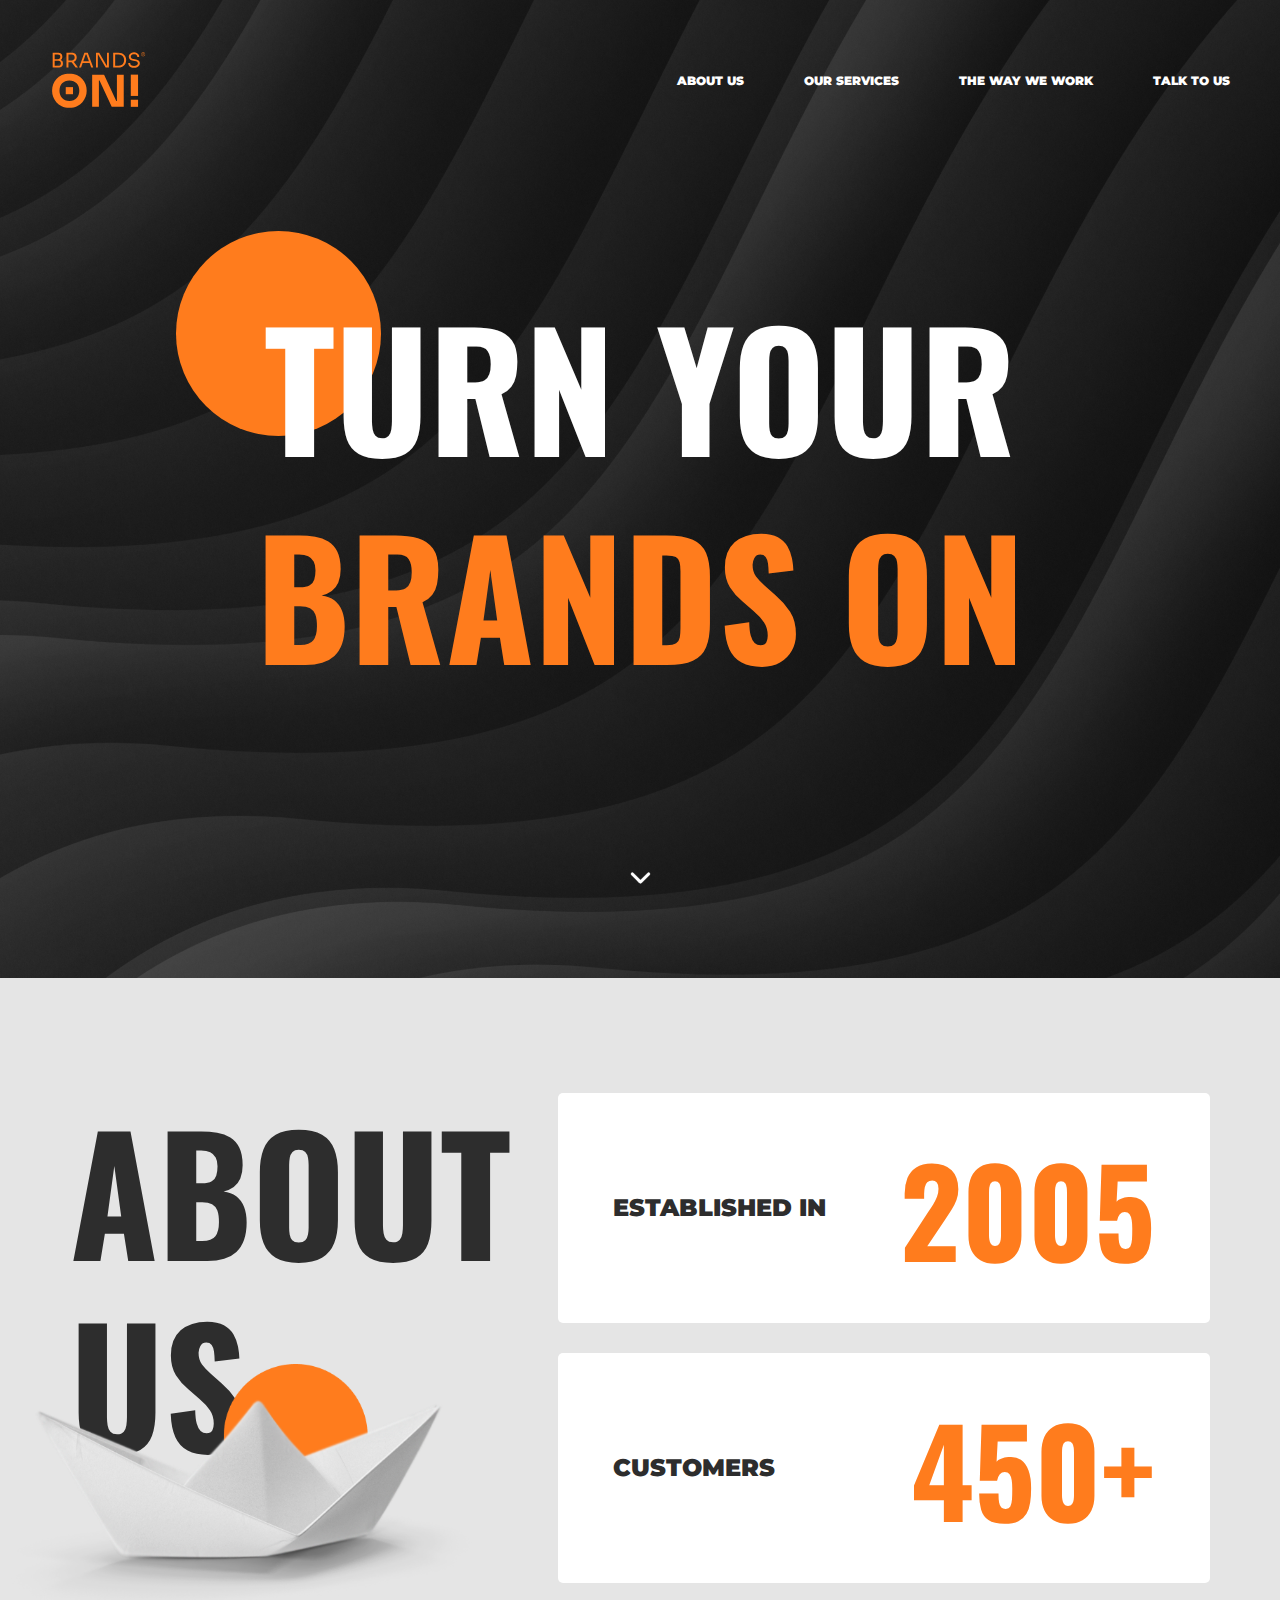
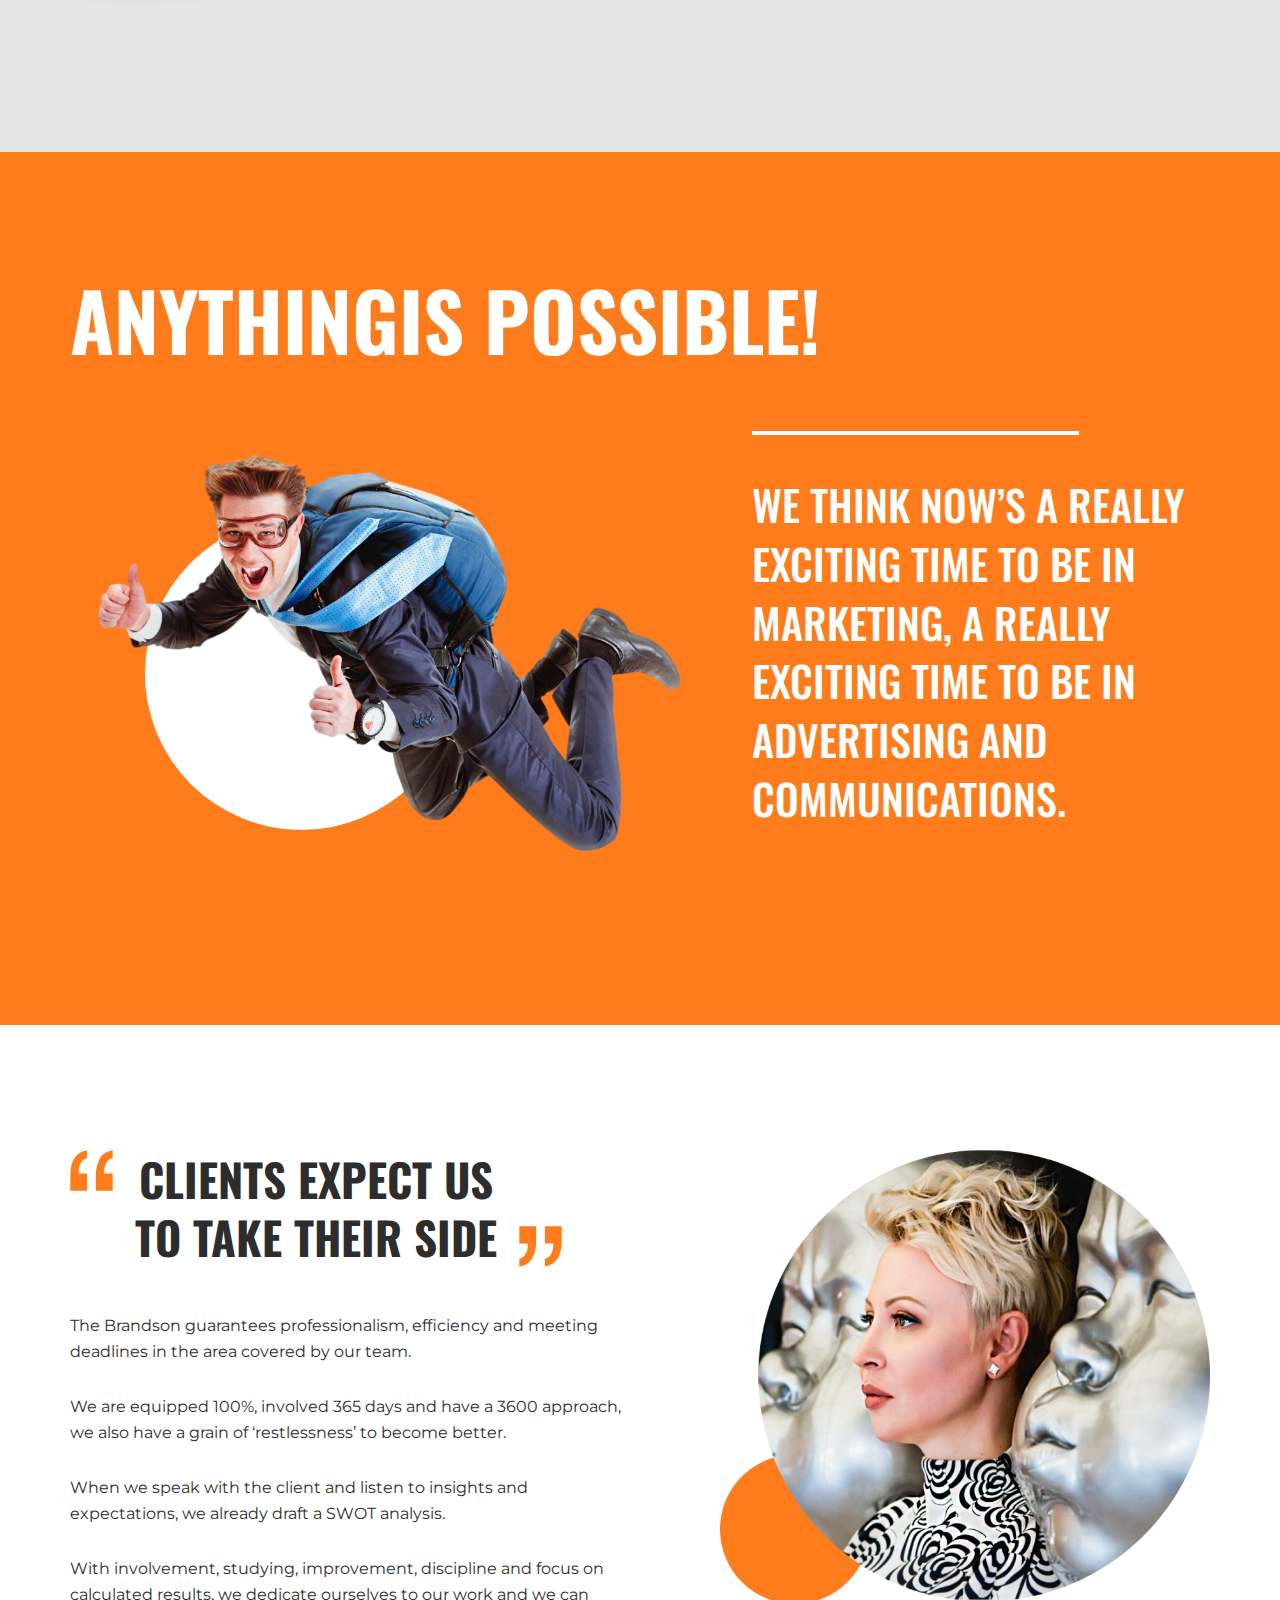
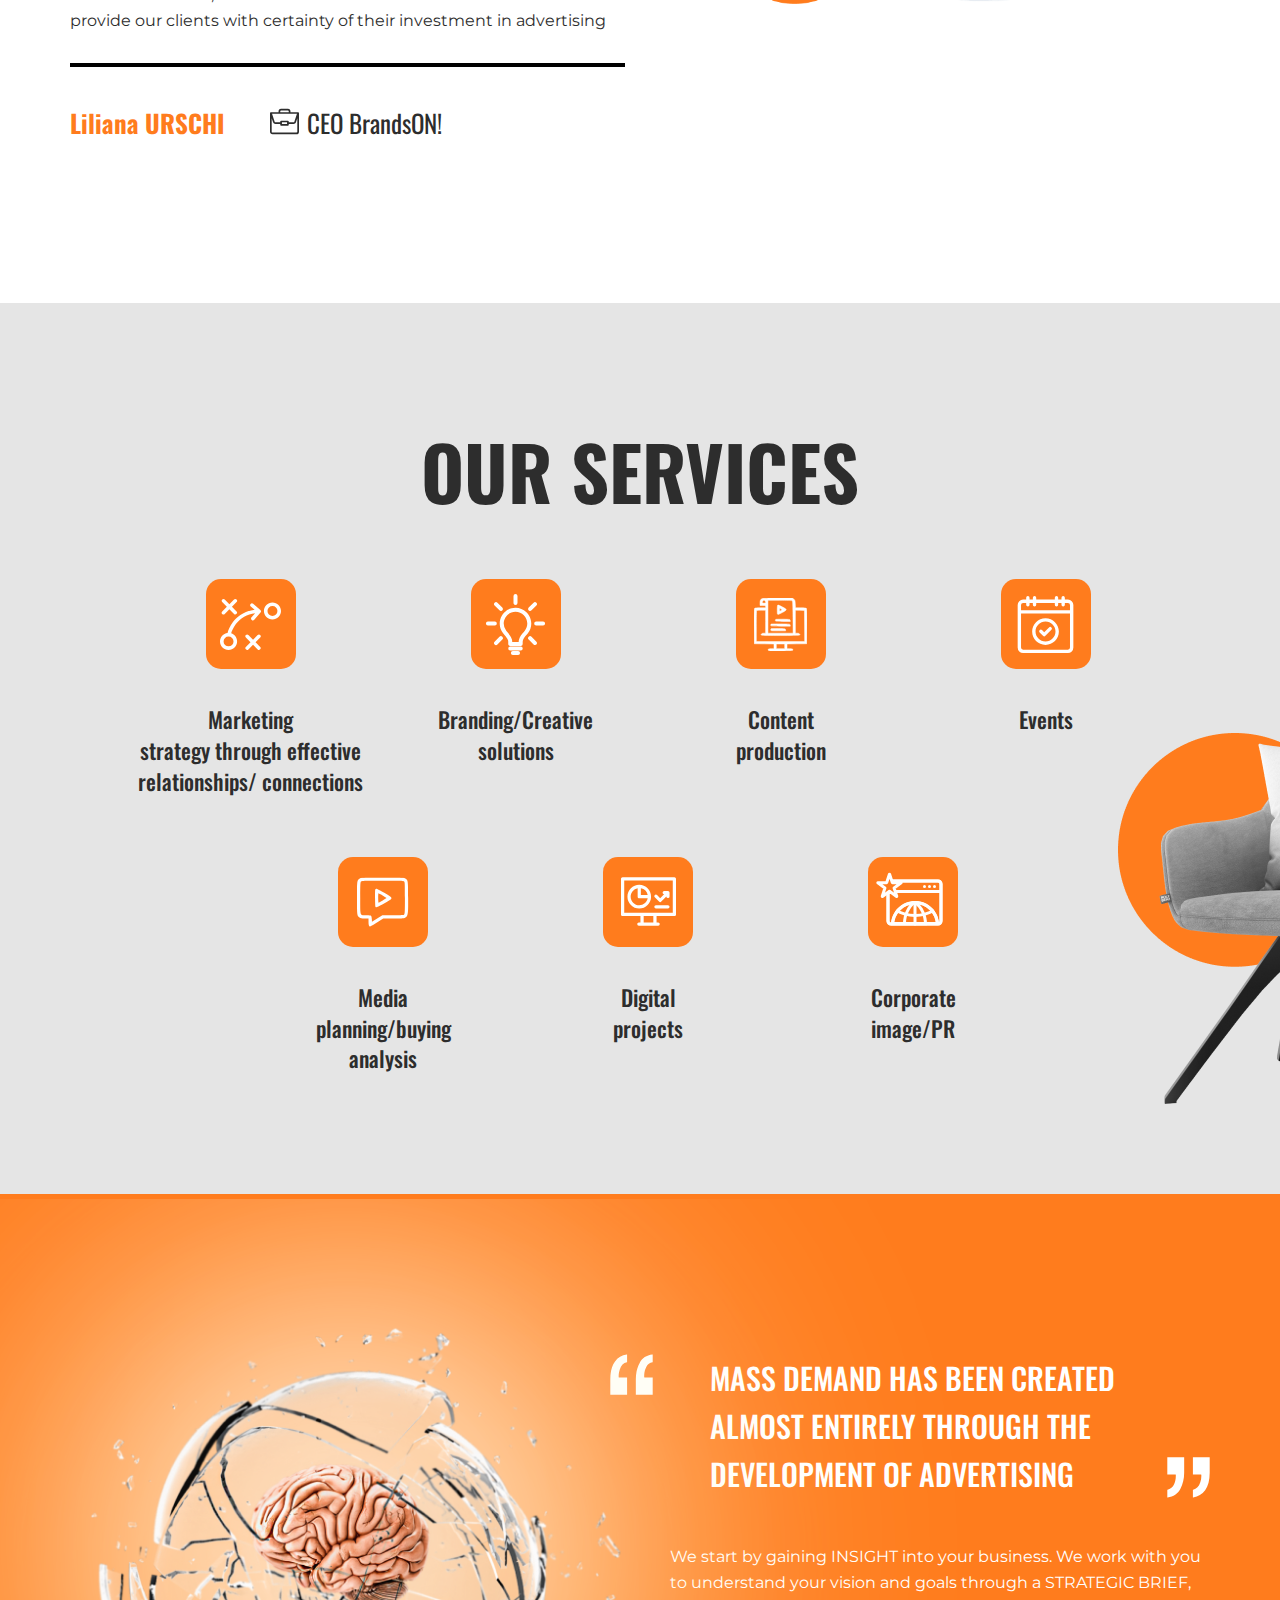
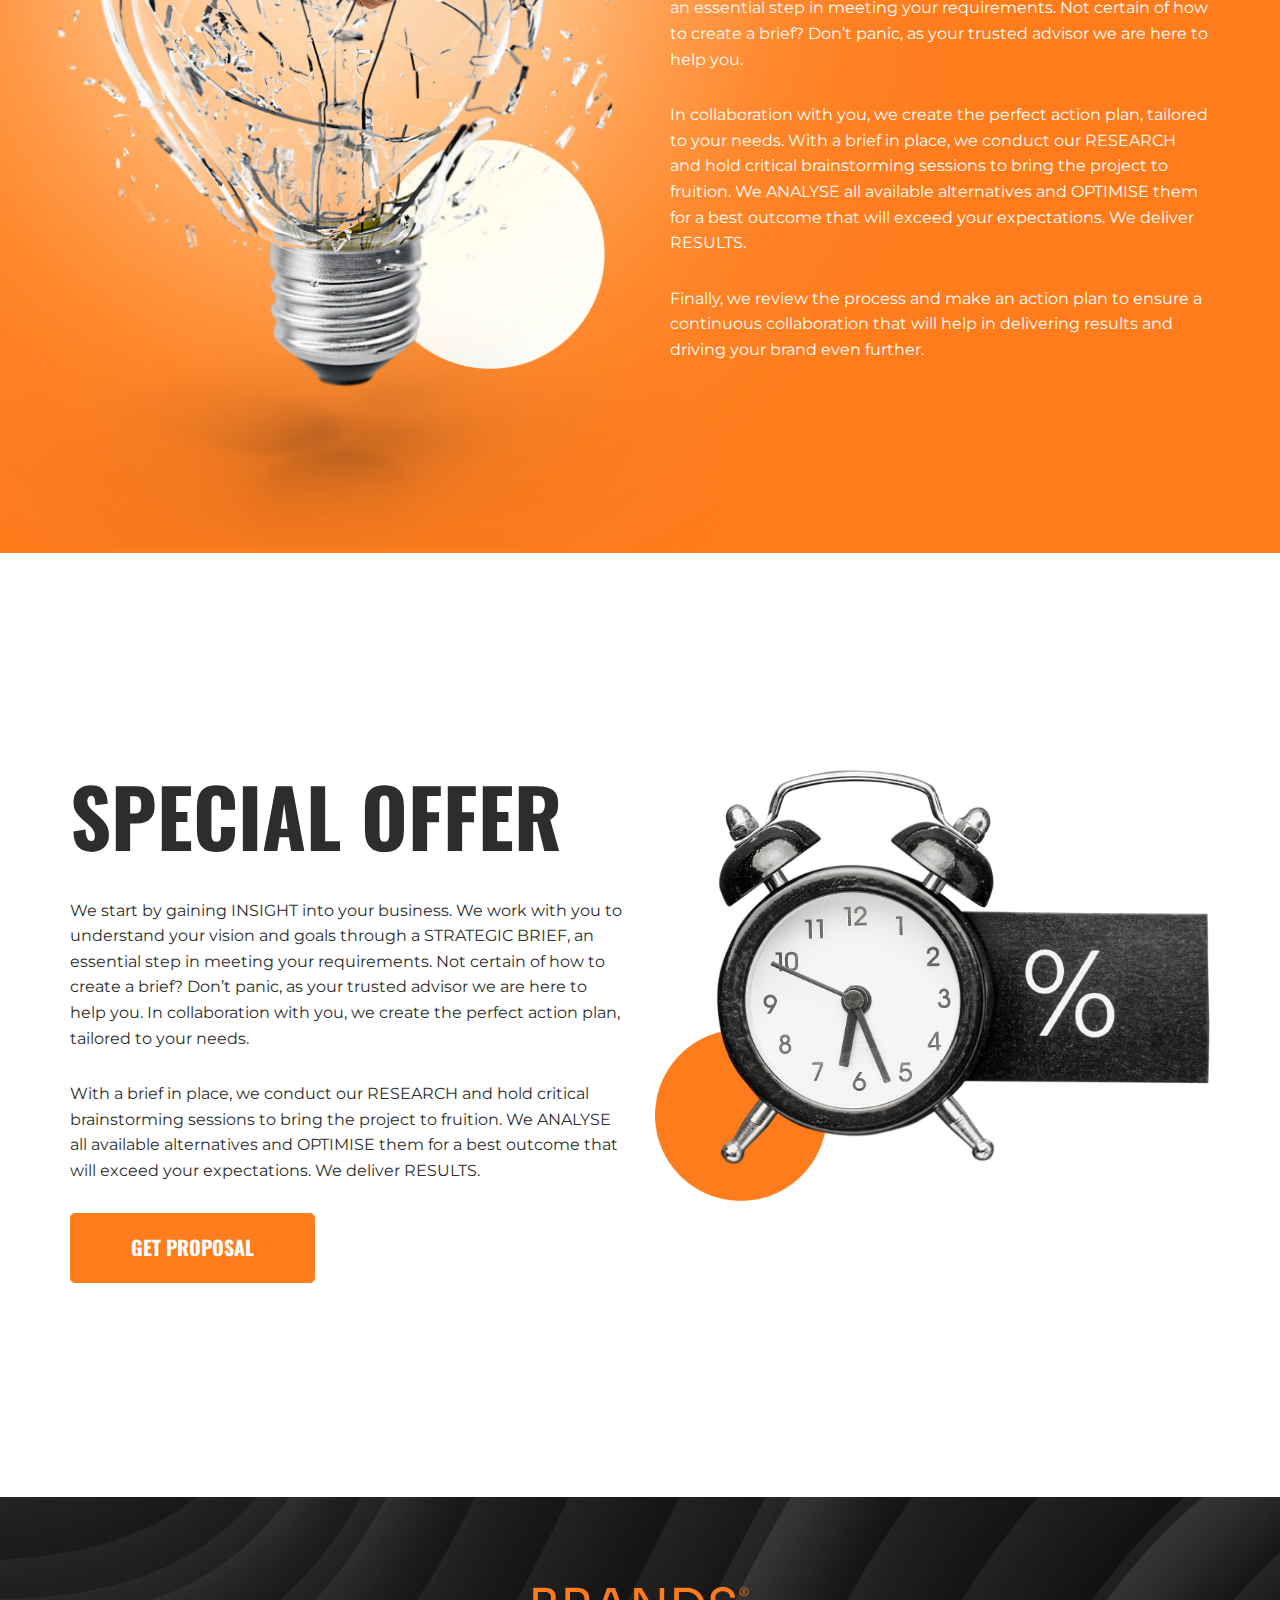
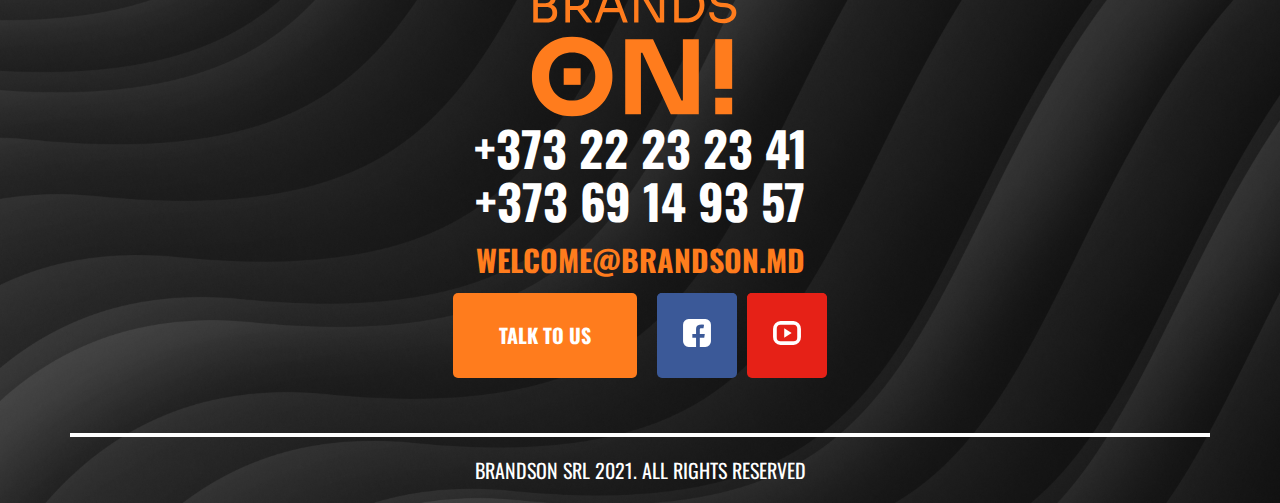
<file: index.html>
<!DOCTYPE html>
<html class="no-js  page" lang="en">
<head>
  <meta charset="utf-8">
  <title>BRANDS ON!</title>
  <meta name="description" content>
  <meta name="viewport" content="width=device-width, initial-scale=1">
  <meta name="format-detection" content="telephone=no">
  <link rel="preconnect" href="https://fonts.googleapis.com">
  <link rel="preconnect" href="https://fonts.gstatic.com" crossorigin>
  <link href="https://fonts.googleapis.com/css2?family=Montserrat:wght@400;900&family=Oswald:wght@400;500;600;700&display=swap" rel="stylesheet">
  <link href="css/style.min.css" rel="stylesheet" media="screen">
  <script>
    // Маркер работающего javascript
    document.documentElement.className = document.documentElement.className.replace('no-js', 'js');
    document.addEventListener('DOMContentLoaded', function(){
      if (window.isMobile !== undefined) {
        // console.log(isMobile);
        if(isMobile.any) {
          var rootClasses = ' is-mobile';
          for (key in isMobile) {
            if(typeof isMobile[key] === 'boolean' && isMobile[key] && key !== 'any') rootClasses += ' is-mobile--'+key;
            if(typeof isMobile[key] === 'object' && key !== 'other') {
              for (type in isMobile[key]) {
                if(isMobile[key][type]) rootClasses += ' is-mobile--'+key+'-'+type;
              }
            }
          }
          document.documentElement.className += rootClasses;
        }
      }
      else {
        console.log('Классы для мобильных не добавлены: в сборке отсутствует isMobile.js');
      }
    });
  </script>
<link rel="apple-touch-icon" sizes="180x180" href="/img/apple-touch-icon.png">
<link rel="icon" type="image/png" sizes="32x32" href="/img/favicon-32x32.png">
<link rel="icon" type="image/png" sizes="16x16" href="/img/favicon-16x16.png">
<link rel="manifest" href="/img/site.webmanifest">
<link rel="mask-icon" href="/img/safari-pinned-tab.svg" color="#ffffff">
<link rel="shortcut icon" href="/img/favicon.ico">
<meta name="msapplication-TileColor" content="#ffffff">
<meta name="msapplication-TileImage" content="/img/mstile-144x144.png">
<meta name="msapplication-config" content="/img/browserconfig.xml">
<meta name="theme-color" content="#ffffff"></head>
<body>
  <div class="page__inner">
    <div class="page__content">
      <header class="page-header" role="banner">
        <div class="page-header__inner">
          <a href="index.html" class="logo">
            <img src="img/logo.svg" alt="logo">
          </a>
          <ul class="desktop-nav">
            <li class="desktop-nav__item">
              <a href="#" class="desktop-nav__link">About us</a>
            </li>
            <li class="desktop-nav__item">
              <a href="#" class="desktop-nav__link">Our services</a>
            </li>
            <li class="desktop-nav__item">
              <a href="#" class="desktop-nav__link">The way we work</a>
            </li>
            <li class="desktop-nav__item">
              <a href="#" class="desktop-nav__link">Talk to us</a>
            </li>
          </ul>
          <a href="#menu" data-toggle="modal" class="menu-btn">
            <!-- <img src="img/menu.svg" alt=""> -->
            <svg width="77" height="24" viewbox="0 0 77 24" fill="none" xmlns="http://www.w3.org/2000/svg">
              <rect x="52" width="25" height="4" fill="white"/>
              <rect x="52" y="10" width="25" height="4" fill="white"/>
              <rect x="52" y="20" width="25" height="4" fill="white"/>
              <path d="M8.866 17L8.84 12.853L6.864 16.181H5.512L3.536 12.996V17H0.741V7.9H3.263L6.227 12.749L9.113 7.9H11.635L11.661 17H8.866ZM20.7103 14.686V17H13.1443V7.9H20.5413V10.214H16.1603V11.28H20.0083V13.49H16.1603V14.686H20.7103ZM30.8614 7.9V17H28.3394L24.8814 12.866V17H21.8914V7.9H24.4134L27.8714 12.034V7.9H30.8614ZM36.6946 17.208C35.2993 17.208 34.2116 16.831 33.4316 16.077C32.6516 15.323 32.2616 14.2657 32.2616 12.905V7.9H35.3296V12.814C35.3296 13.4813 35.4466 13.9667 35.6806 14.27C35.9233 14.5733 36.27 14.725 36.7206 14.725C37.1713 14.725 37.5136 14.5733 37.7476 14.27C37.9903 13.9667 38.1116 13.4813 38.1116 12.814V7.9H41.1276V12.905C41.1276 14.2657 40.7376 15.323 39.9576 16.077C39.1776 16.831 38.09 17.208 36.6946 17.208Z" fill="white"/>
            </svg>
          </a>
        </div>
      </header>
      <main role="main">
        <section class="intro" style="background-image: url(img/intro-bg.jpg);">
          <div class="intro__title">
            <div class="circle"></div>
            <div class="white-text">Turn your</div>
            <div class="orange-text">brands on</div>
          </div>
          <span class="scroll-down"></span>
        </section>
        <section class="about">
          <div class="container">
            <div class="about__inner">
              <div class="about__heading">
                <div class="about__title">About <br>us</div>
                <img src="img/about-img.png" alt>
              </div>
              <div class="about__main">
                <div class="about-card">
                  <div class="about-card__text">Established in</div>
                  <div class="about-card__num">2005</div>
                </div>
                <div class="about-card">
                  <div class="about-card__text">Customers</div>
                  <div class="about-card__num">450+</div>
                </div>
              </div>
            </div>
          </div>
        </section>
        <section class="anything">
          <div class="container">
            <div class="anything__title"><span>Anything</span><span>is possible!</span></div>
            <div class="anything__inner">
              <div class="anything__image">
                <div class="circle"></div>
                <img src="img/anything-img.png" alt>
              </div>
              <div class="anything__main">
                <div class="anything-box">
                  We think now’s a really exciting time to be in marketing, a really exciting time to be in advertising and communications.
                </div>
              </div>
            </div>
          </div>
        </section>
        <section class="clients">
          <div class="container">
            <div class="clients__inner">
              <div class="clients__main">
                <div class="client-box">
                  <div class="client-box__title">Clients expect us <br> to take their side</div>
                  <div class="client-box__image"><img src="img/clients-img-mobile.png" alt></div>
                  <div class="client-box__text">
                    <p>The Brandson guarantees professionalism, efficiency and meeting deadlines in the area covered by our team.</p>
                    <p>We are equipped 100%, involved 365 days and have a 3600 approach, we also have a grain of ‘restlessness’ to become better. </p>
                    <p>When we speak with the client and listen to insights and expectations, we already draft a SWOT analysis. </p>
                    <p>With involvement, studying, improvement, discipline and focus on calculated results, we dedicate ourselves to our work and we can provide our clients with certainty of their investment in advertising</p>
                  </div>
                  <div class="client-box__bottom">
                    <span class="orange-text">Liliana URSCHI </span>
                    <span><svg width="29" height="29"><use xmlns:xlink="http://www.w3.org/1999/xlink" xlink:href="img/sprite-svg.svg#seo-icon"/></svg> CEO BrandsON!</span>
                  </div>
                </div>
              </div>
              <div class="clients__image">
                <div class="clients-img">
                  <img src="img/clients-img.png" alt>
                </div>
              </div>
            </div>
          </div>
        </section>
        <section class="services">
          <div class="container">
            <div class="services__title">OUR SERVICES</div>
            <ul class="services__list">
              <li class="services__item">
                <div class="services-card">
                  <div class="services-card__icon"><svg width="61" height="61"><use xmlns:xlink="http://www.w3.org/1999/xlink" xlink:href="img/sprite-svg.svg#service-icon-01"/></svg></div>
                  <div class="services-card__caption">Marketing <br> strategy through effective relationships/ connections</div>
                </div>
              </li>
              <li class="services__item">
                <div class="services-card">
                  <div class="services-card__icon"><svg width="61" height="61"><use xmlns:xlink="http://www.w3.org/1999/xlink" xlink:href="img/sprite-svg.svg#service-icon-02"/></svg></div>
                  <div class="services-card__caption">Branding/Creative <br> solutions</div>
                </div>
              </li>
              <li class="services__item">
                <div class="services-card">
                  <div class="services-card__icon"><svg width="53" height="53"><use xmlns:xlink="http://www.w3.org/1999/xlink" xlink:href="img/sprite-svg.svg#service-icon-03"/></svg></div>
                  <div class="services-card__caption">Content <br> production</div>
                </div>
              </li>
              <li class="services__item">
                <div class="services-card">
                  <div class="services-card__icon"><svg width="57" height="57"><use xmlns:xlink="http://www.w3.org/1999/xlink" xlink:href="img/sprite-svg.svg#service-icon-04"/></svg></div>
                  <div class="services-card__caption">Events</div>
                </div>
              </li>
              <li class="services__item">
                <div class="services-card">
                  <div class="services-card__icon"><svg width="52" height="50"><use xmlns:xlink="http://www.w3.org/1999/xlink" xlink:href="img/sprite-svg.svg#service-icon-05"/></svg></div>
                  <div class="services-card__caption">Media <br> planning/buying <br> analysis</div>
                </div>
              </li>
              <li class="services__item">
                <div class="services-card">
                  <div class="services-card__icon"><svg width="55" height="55"><use xmlns:xlink="http://www.w3.org/1999/xlink" xlink:href="img/sprite-svg.svg#service-icon-06"/></svg></div>
                  <div class="services-card__caption">Digital <br>projects</div>
                </div>
              </li>
              <li class="services__item">
                <div class="services-card">
                  <div class="services-card__icon"></div>
                  <div class="services-card__caption">Corporate <br> image/PR</div>
                </div>
              </li>
            </ul>
          </div>
        </section>
        <section class="demand">
          <div class="container">
            <div class="demand__inner">
              <div class="demand__main">
                <div class="demand-box">
                  <div class="demand-box__title">Mass demand has been created almost entirely through the development of Advertising</div>
                  <div class="demand-box__text">
                    <p>We start by gaining INSIGHT into your business. We work with you to understand your vision and goals
                      through a STRATEGIC BRIEF, an essential step in meeting your requirements. Not certain of how to
                      create a brief? Don’t panic, as your trusted advisor we are here to help you.</p>
                    <p>In collaboration with you, we create the perfect action plan, tailored to your needs. With a brief in place,
                      we conduct our RESEARCH and hold critical brainstorming sessions to bring the project to fruition. We
                      ANALYSE all available alternatives and OPTIMISE them for a best outcome that will exceed your
                      expectations. We deliver RESULTS.</p>
                    <p>Finally, we review the process and make an action plan to ensure a continuous collaboration that will
                      help in delivering results and driving your brand even further.</p>
                  </div>
                </div>
              </div>
            </div>
          </div>
        </section>
        <section class="offer">
          <div class="container">
            <div class="offer__inner">
              <div class="offer__main">
                <div class="offer-box">
                  <div class="offer-box__title">Special Offer</div>
                  <div class="offer-box__image"><img src="img/offer-img-mobile.png" alt></div>
                  <div class="offer-box__caption">
                    <p>We start by gaining INSIGHT into your business. We work with you to understand your vision and goals
                      through a STRATEGIC BRIEF, an essential step in meeting your requirements. Not certain of how to
                      create a brief? Don’t panic, as your trusted advisor we are here to help you. In collaboration with you, we create the perfect action plan, tailored to your needs. </p>
                    <p>With a brief in place,
                      we conduct our RESEARCH and hold critical brainstorming sessions to bring the project to fruition. We
                      ANALYSE all available alternatives and OPTIMISE them for a best outcome that will exceed your
                      expectations. We deliver RESULTS.</p>
                  </div>
                  <div class="offer-box__action">
                    <a href="#" class="btn btn--main">Get proposal</a>
                  </div>
                </div>
              </div>
              <div class="offer__img-wrap">
                <img src="img/offer-img.png" alt>
              </div>
            </div>
          </div>
        </section>
      </main>
    </div>
    <div class="page__footer-wrapper">
      <footer class="page-footer" role="contentinfo" style="background-image: url(img/intro-bg.jpg);">
        <div class="container">
          <div class="page-footer__top">
            <span class="logo">
              <img src="img/logo.svg" alt="logo">
            </span>
            <div class="footer-box">
              <div class="footer-box__item">
                <div class="c-phones">+373 22 23 23 41</div>
                <div class="c-phones">+373 69 14 93 57</div>
              </div>
              <div class="footer-box__item">
                <a href="mailto:welcome@brandson.md" class="c-email">welcome@brandson.md</a>
              </div>
              <div class="footer-box__item">
                <div class="social-box">
                  <div class="social-box__title">Talk to us</div>
                  <div class="social-box__group">
                    <a href="#" target="_blanck" class="social-box__btn fa"><svg width="80" height="80"><use xmlns:xlink="http://www.w3.org/1999/xlink" xlink:href="img/sprite-svg.svg#fa"/></svg></a>
                    <a href="#" target="_blanck" class="social-box__btn youtube"><svg width="80" height="80"><use xmlns:xlink="http://www.w3.org/1999/xlink" xlink:href="img/sprite-svg.svg#youtube"/></svg></a>
                  </div>
                </div>
              </div>
            </div>
          </div>
          <div class="page-footer__bottom">
            <div class="copyright">Brandson SRL 2021. All rights reserved</div>
          </div>
        </div>
      </footer>
    </div>
  </div>
  <div id="menu" class="modal" tabindex="-1" role="dialog">
    <div class="modal__dialog" role="document">
      <div class="modal__content">
        <div class="modal__header">
          <a href="#" class="modal__close" data-dismiss="modal" aria-label="Закрыть"></a>
        </div>
        <div class="modal__body">
          <ul class="mmenu">
            <li class="mmenu__item">
              <a href="#" class="mmenu__link">About us</a>
            </li>
            <li class="mmenu__item">
              <a href="#" class="mmenu__link">Our services</a>
            </li>
            <li class="mmenu__item">
              <a href="#" class="mmenu__link">The way we work</a>
            </li>
            <li class="mmenu__item">
              <a href="#" class="mmenu__link">Talk to us</a>
            </li>
          </ul>
        </div>
        <div class="modal__footer">
          <div class="footer-box">
            <div class="footer-box__item">
              <div class="c-phones">+373 22 23 23 41</div>
              <div class="c-phones">+373 69 14 93 57</div>
            </div>
            <div class="footer-box__item">
              <a href="mailto:welcome@brandson.md" class="c-email">welcome@brandson.md</a>
            </div>
            <div class="footer-box__item">
              <div class="social-box">
                <div class="social-box__title">Talk to us</div>
                <div class="social-box__group">
                  <a href="#" target="_blanck" class="social-box__btn fa"><svg width="80" height="80"><use xmlns:xlink="http://www.w3.org/1999/xlink" xlink:href="img/sprite-svg.svg#fa"/></svg></a>
                  <a href="#" target="_blanck" class="social-box__btn youtube"><svg width="80" height="80"><use xmlns:xlink="http://www.w3.org/1999/xlink" xlink:href="img/sprite-svg.svg#youtube"/></svg></a>
                </div>
              </div>
            </div>
          </div>
        </div>
      </div>
    </div>
  </div>
  <script src="js/script.min.js"></script>
</body>
</html>
</file>
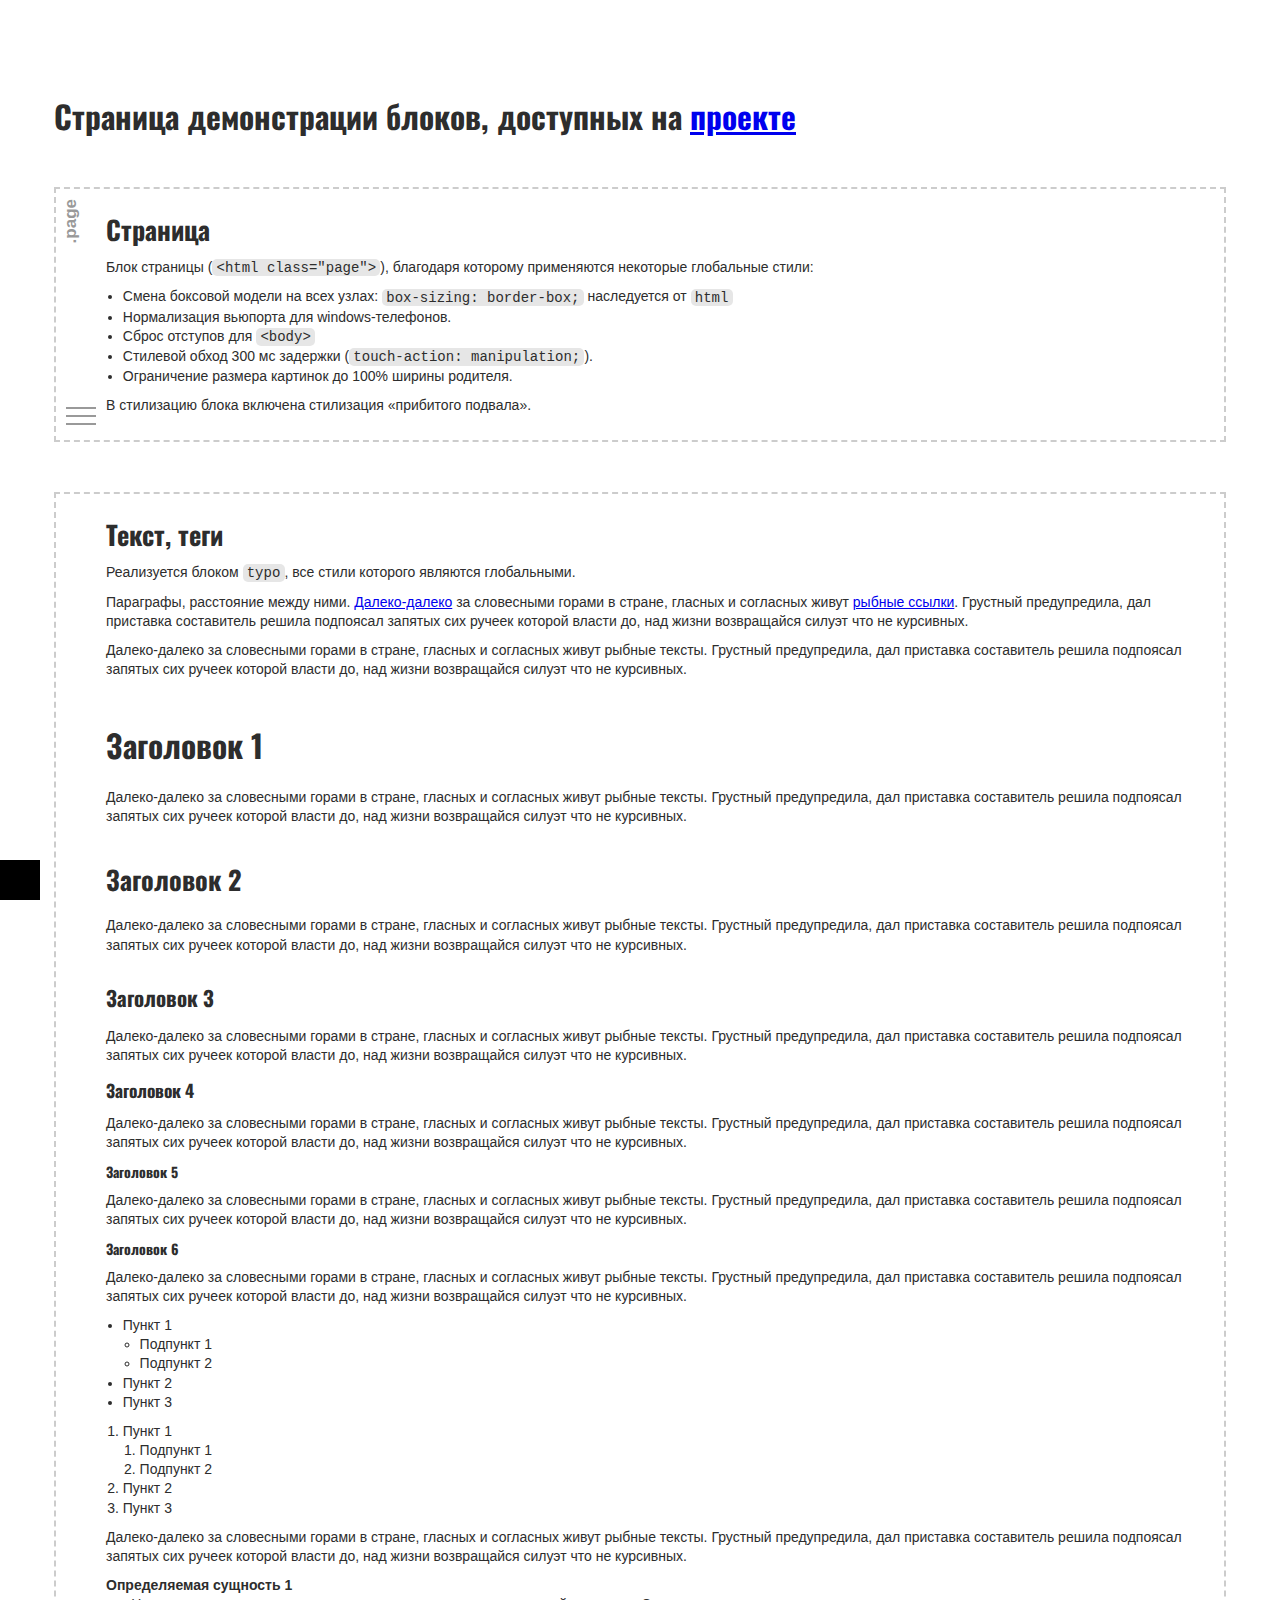
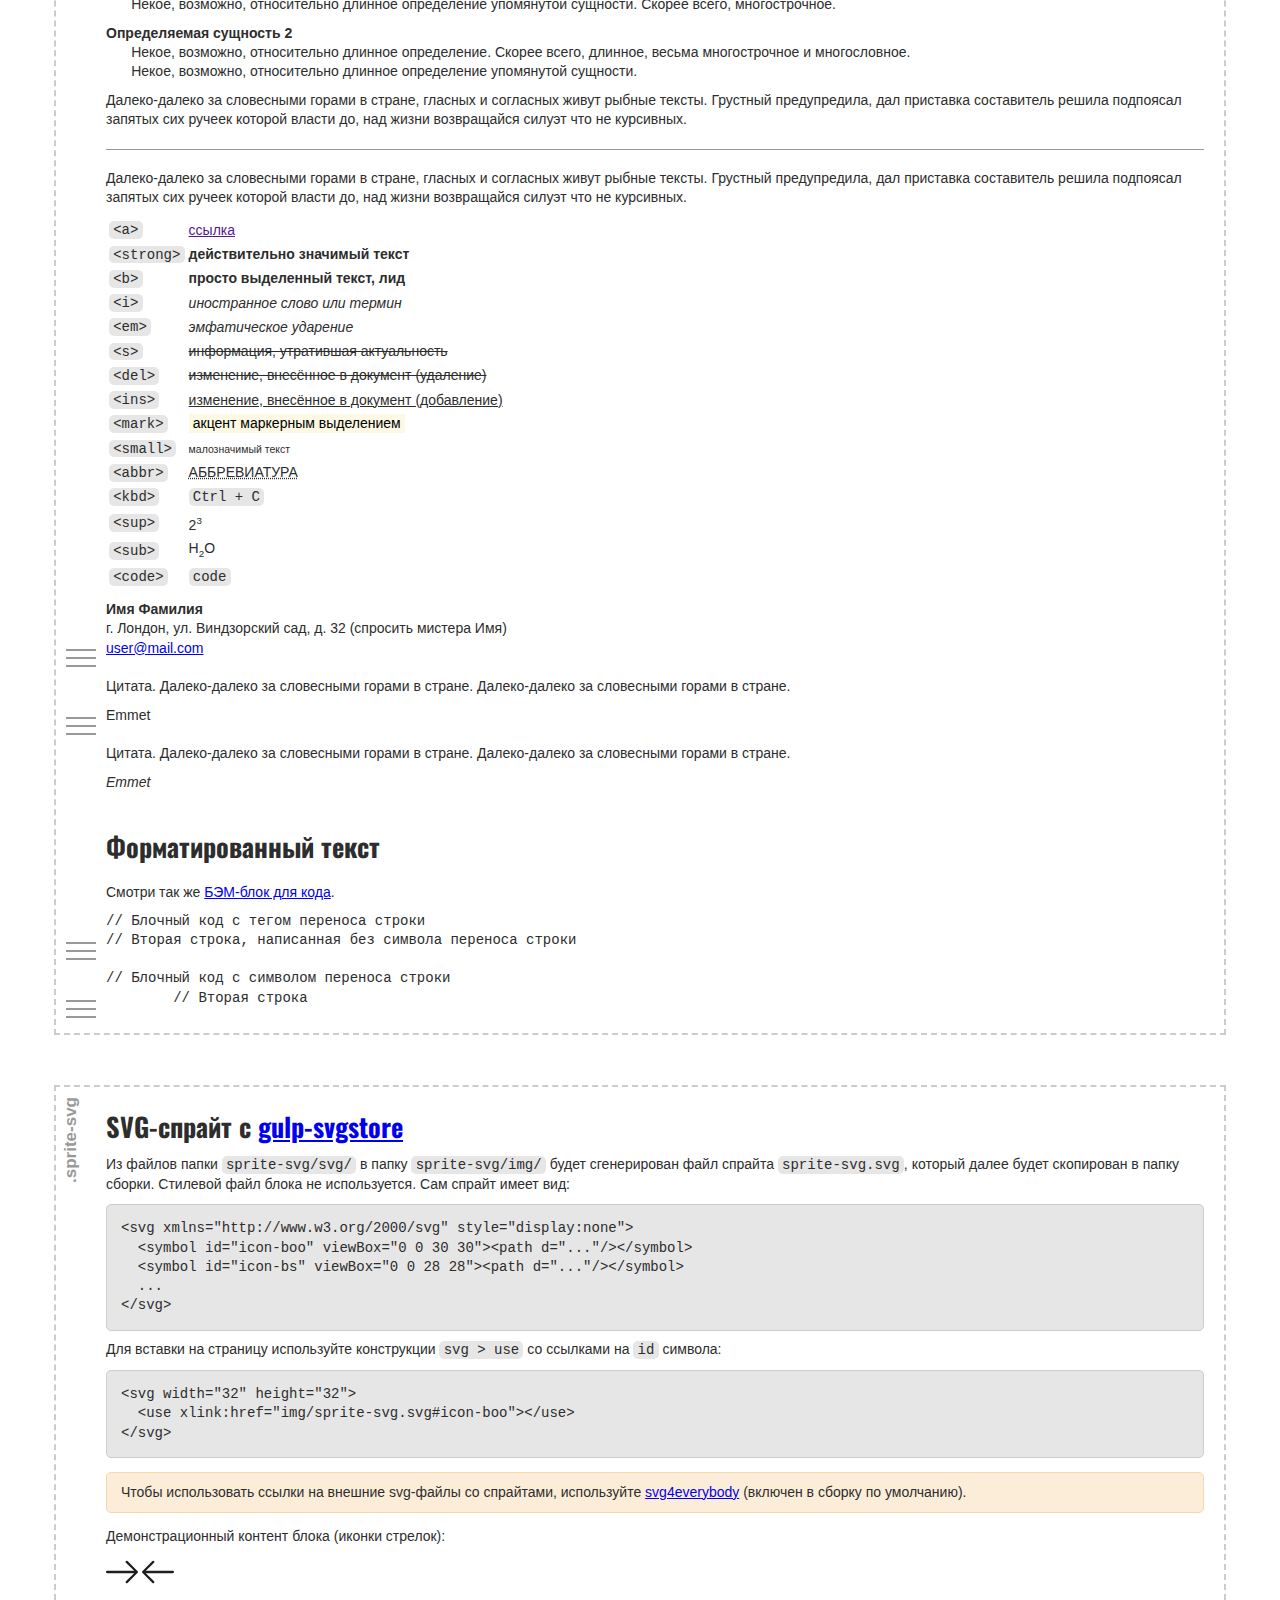
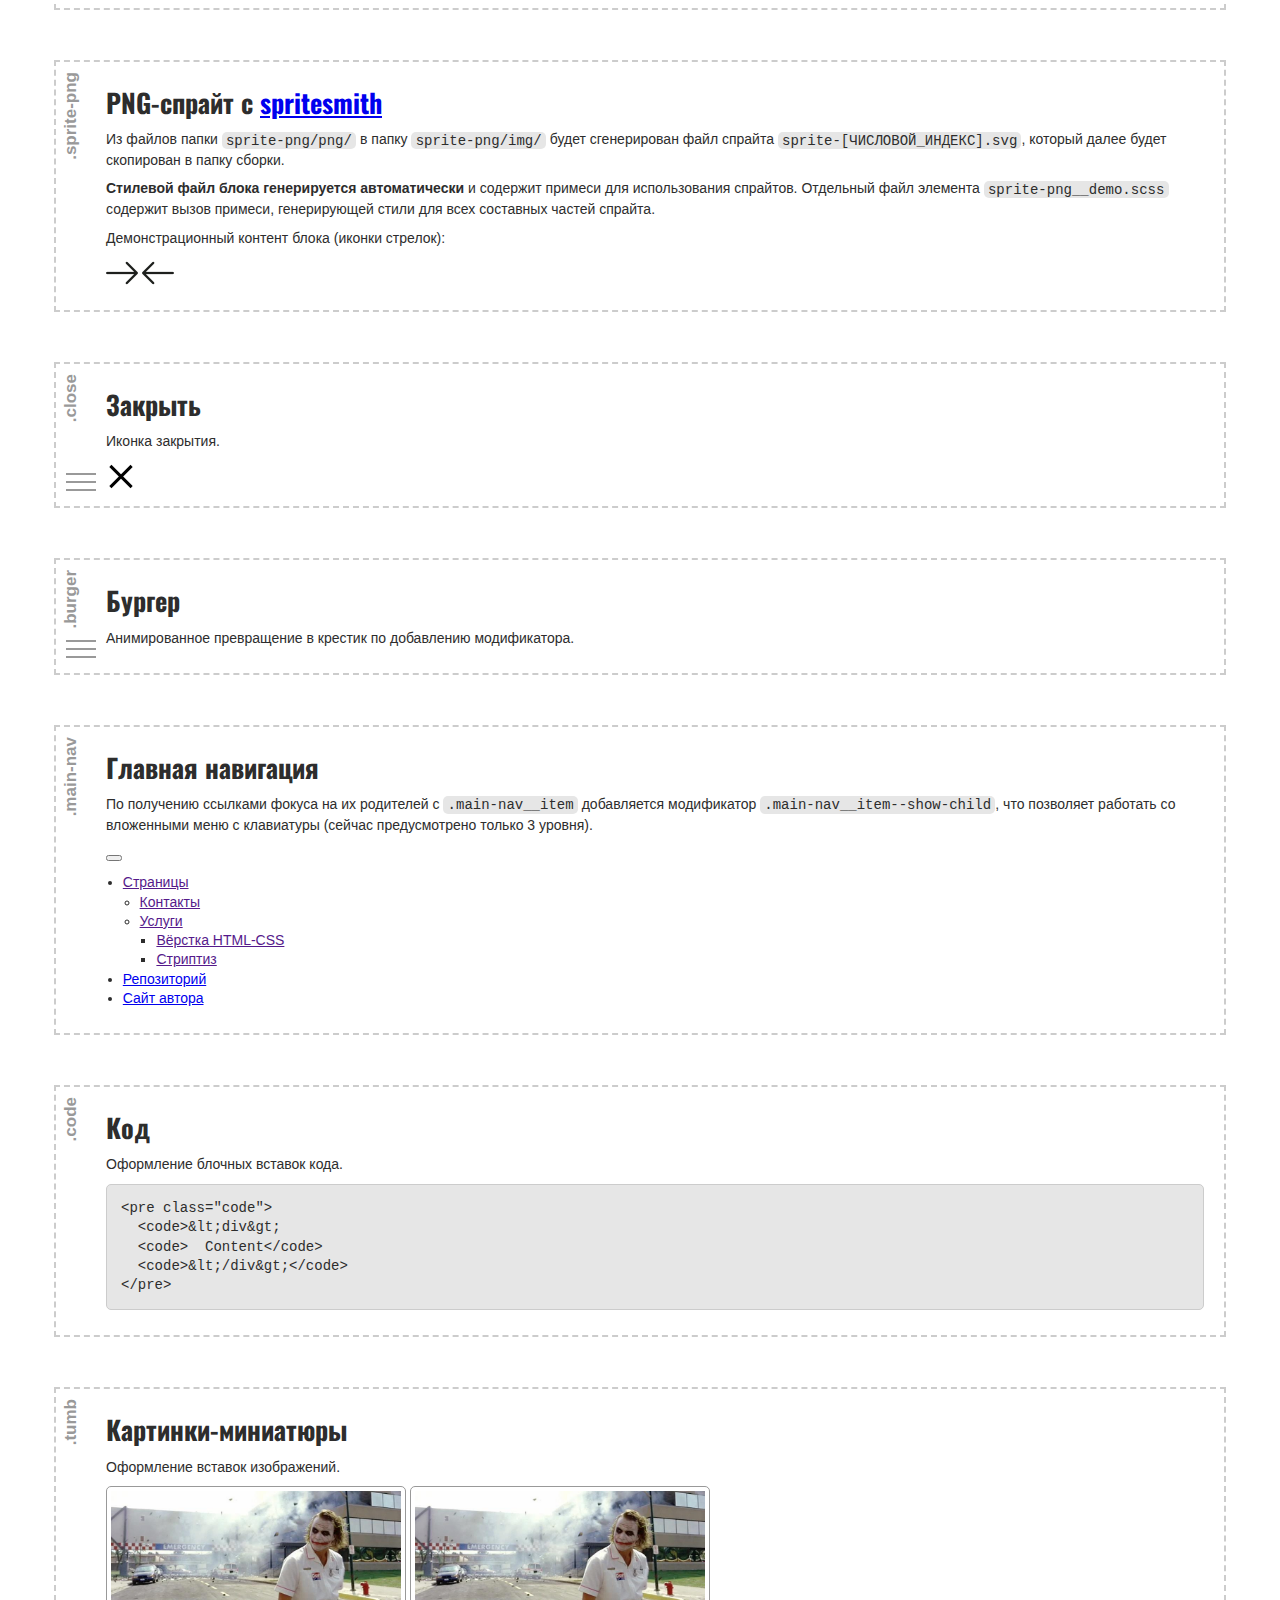
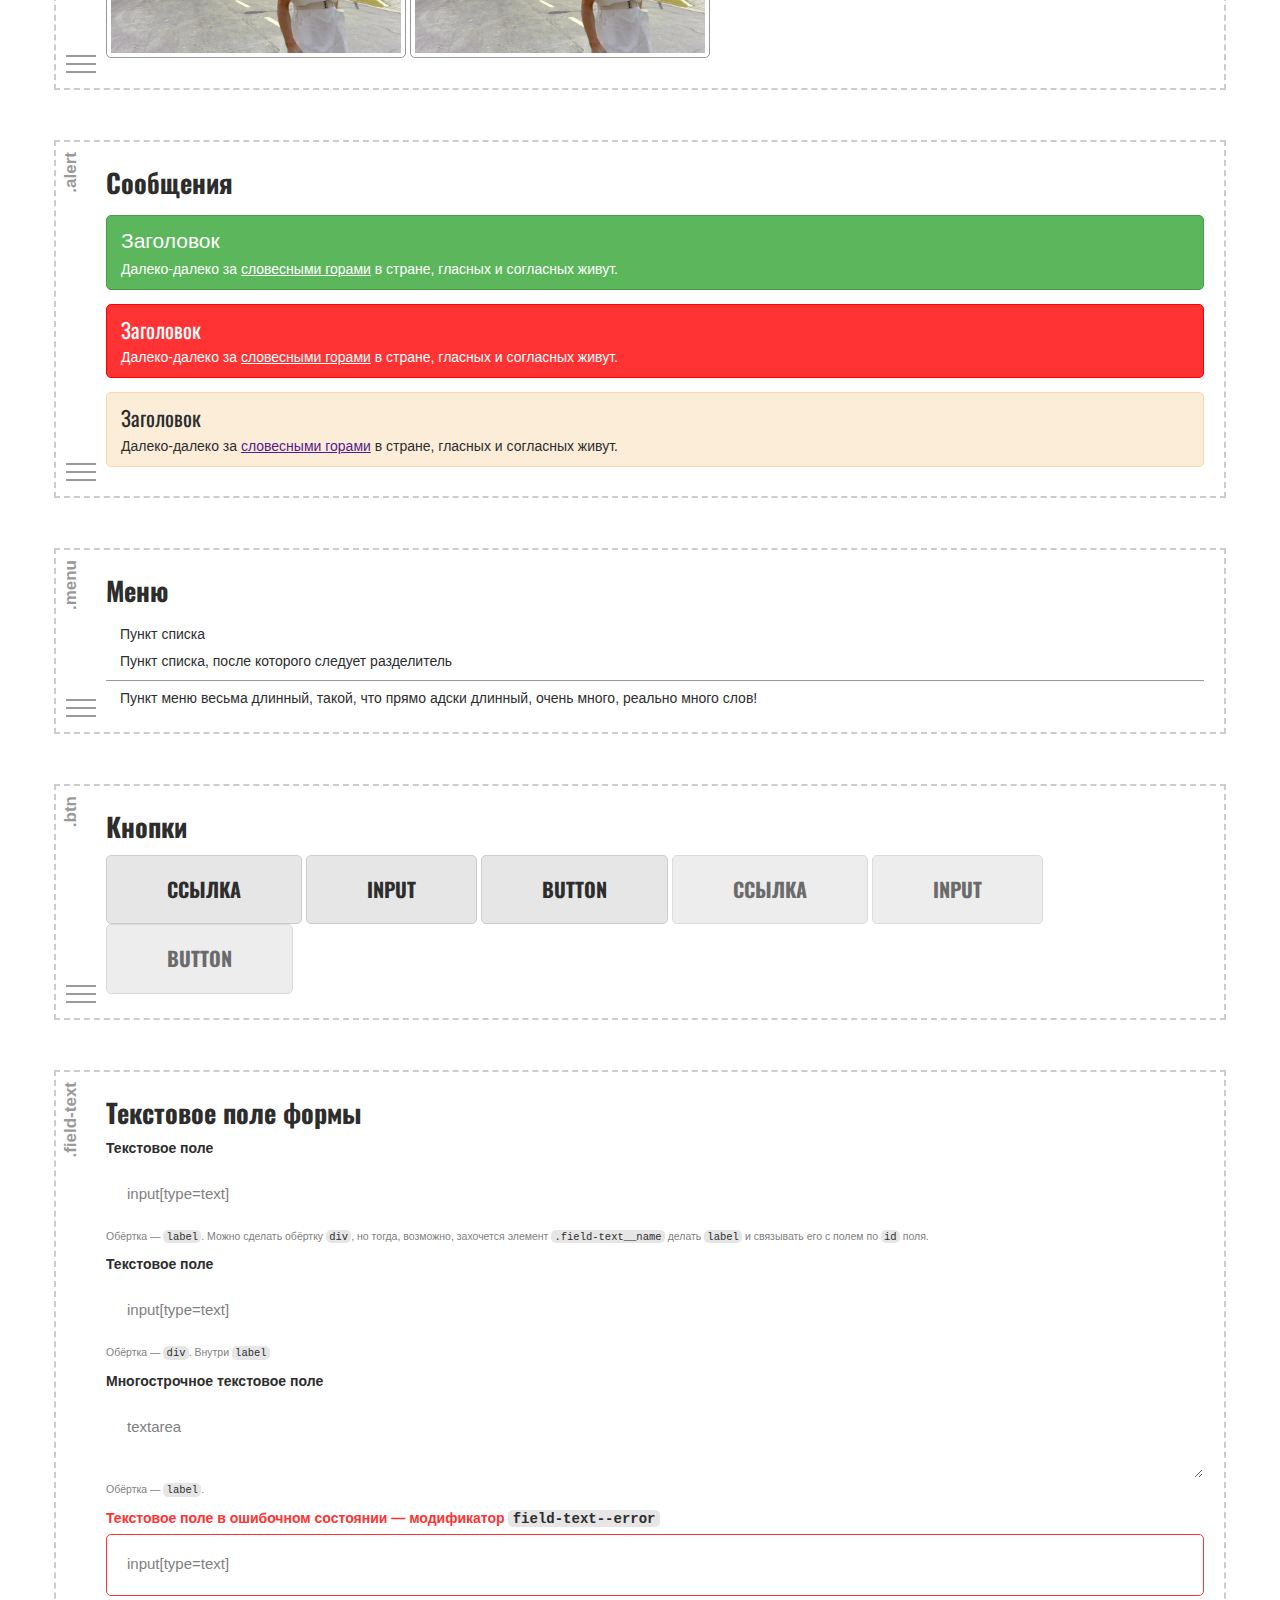
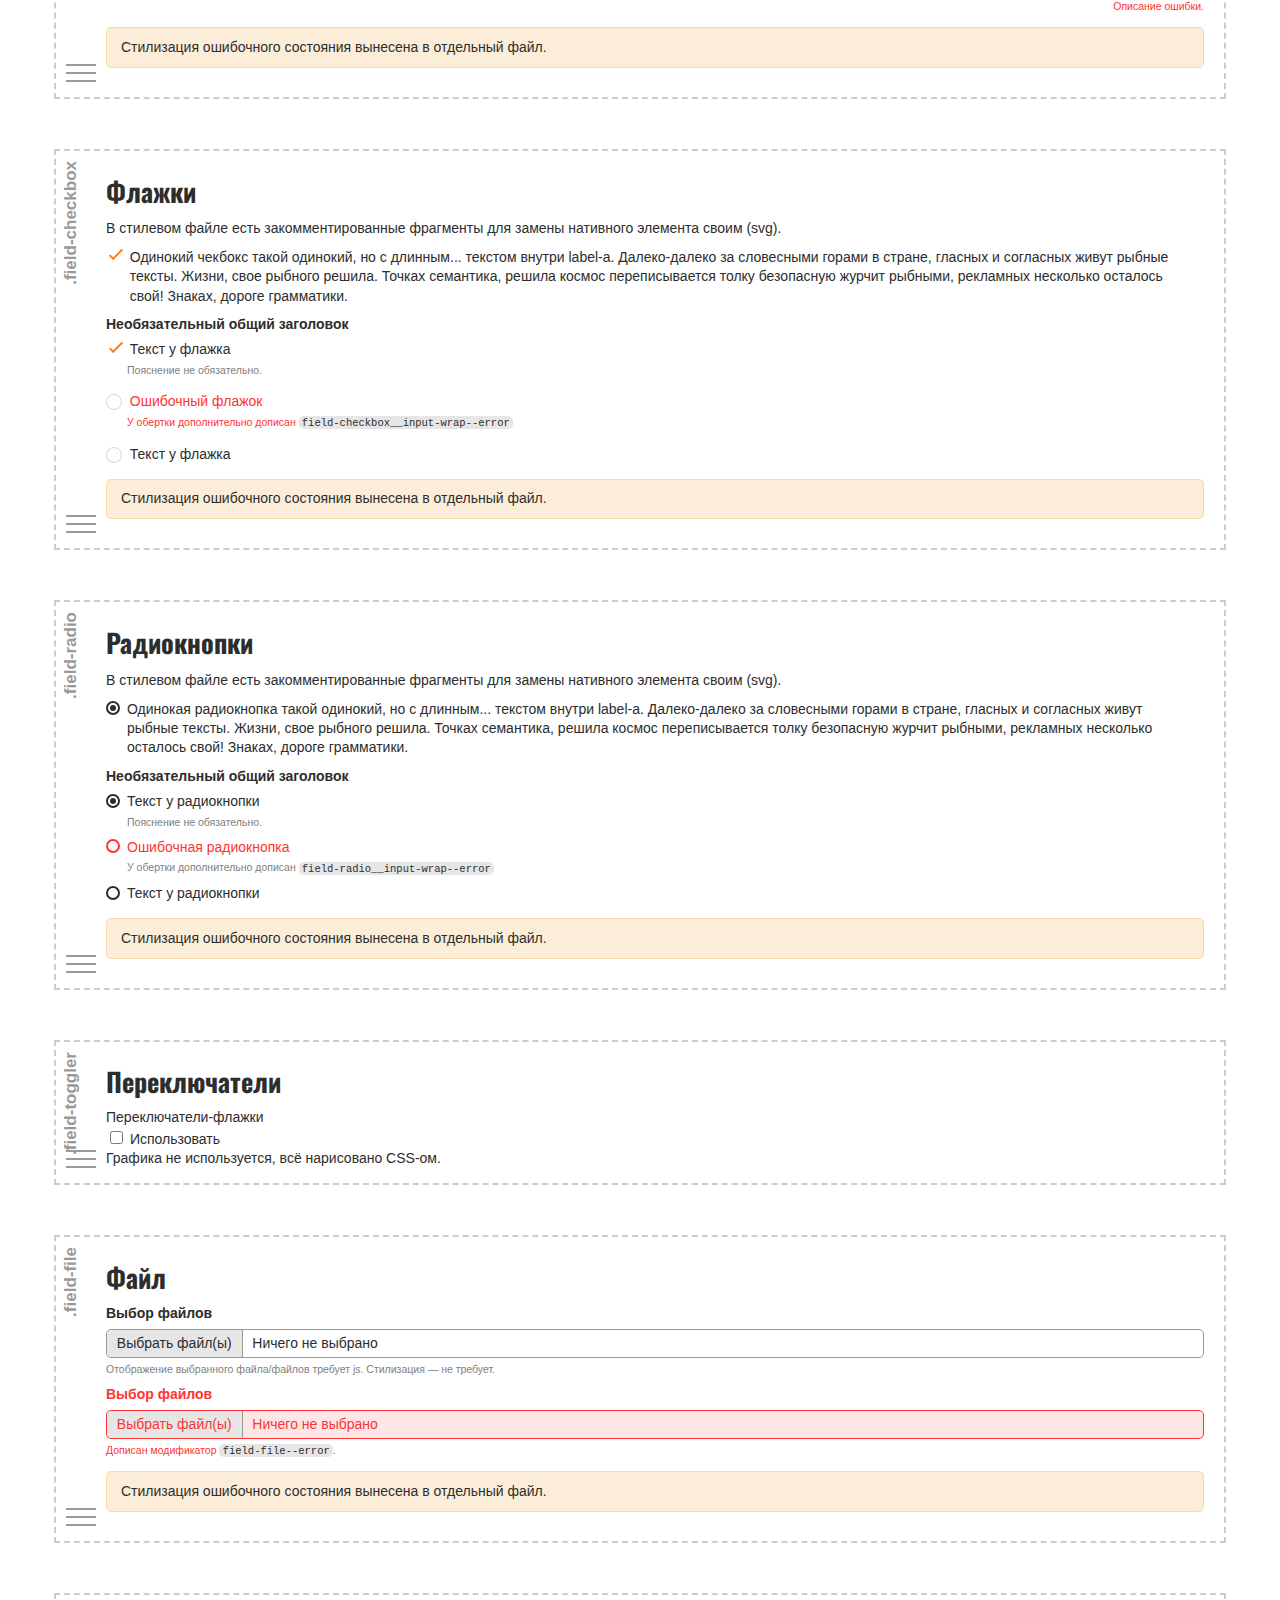
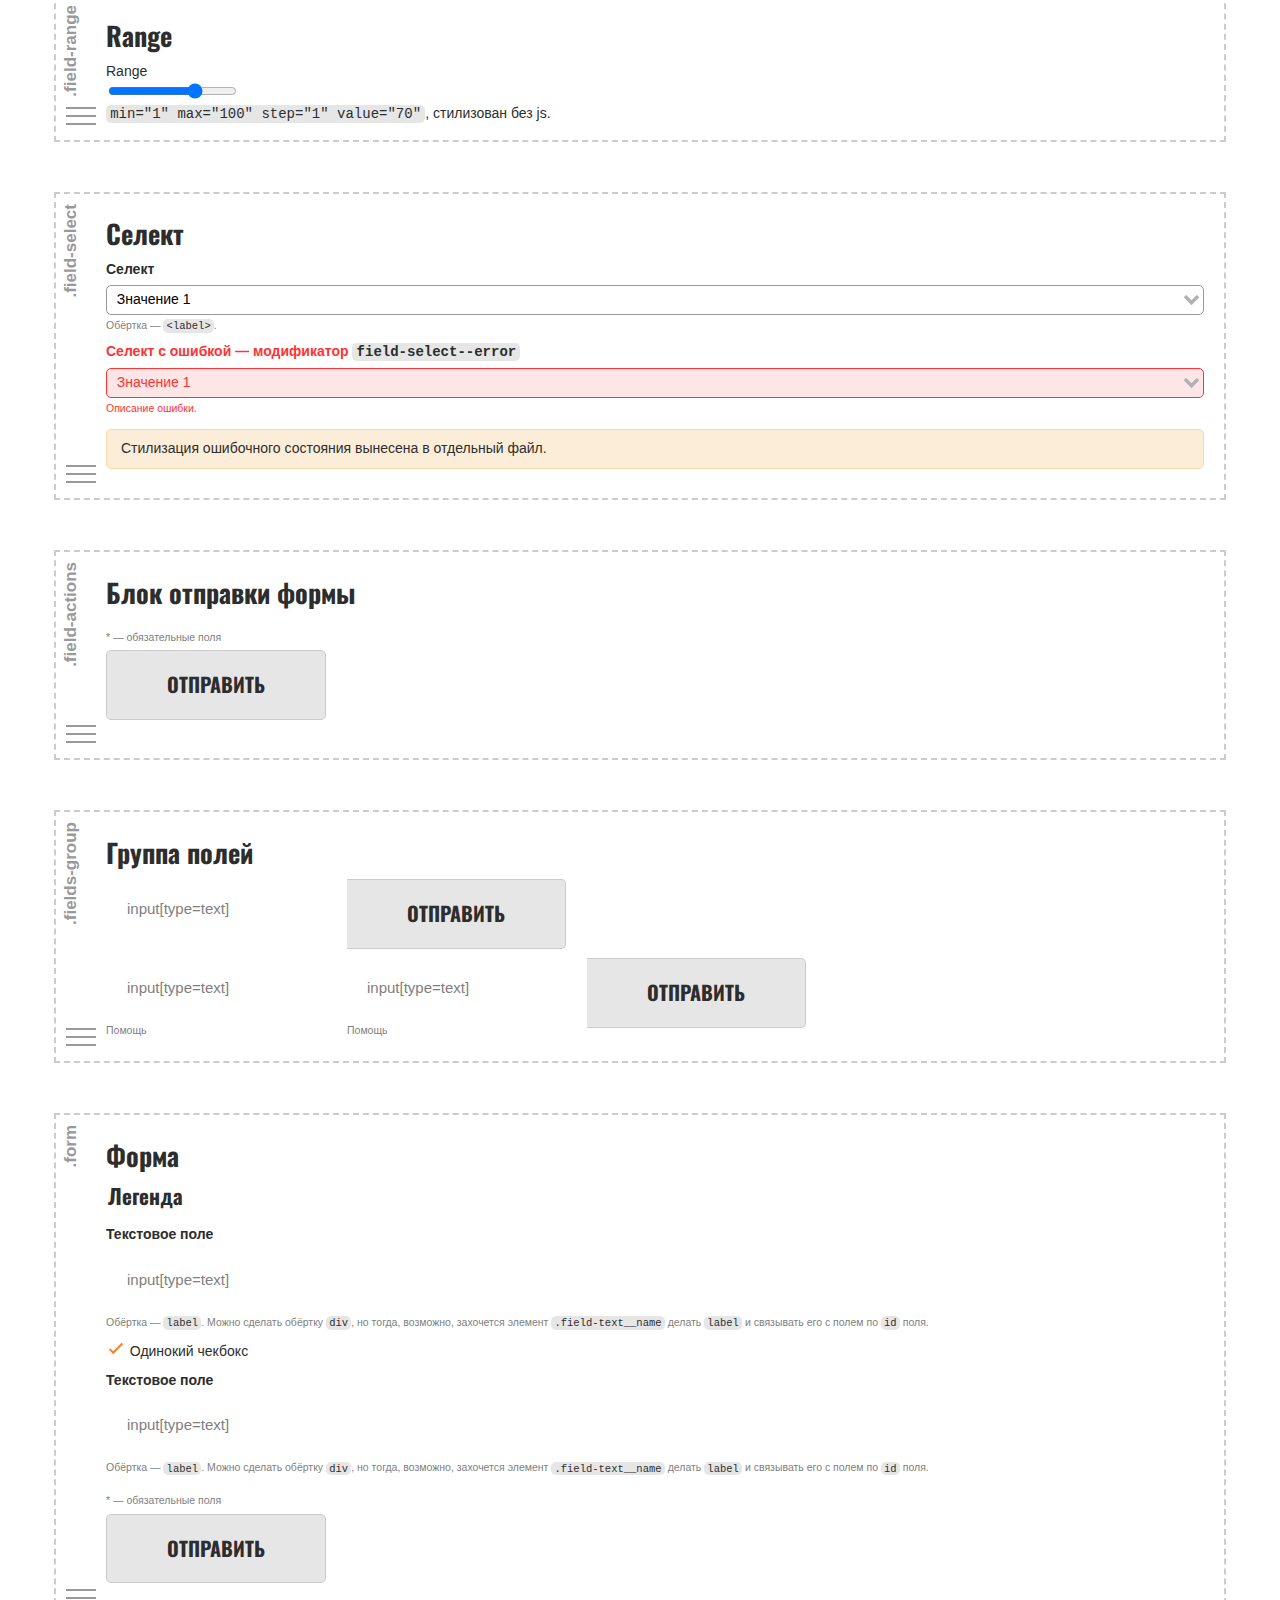
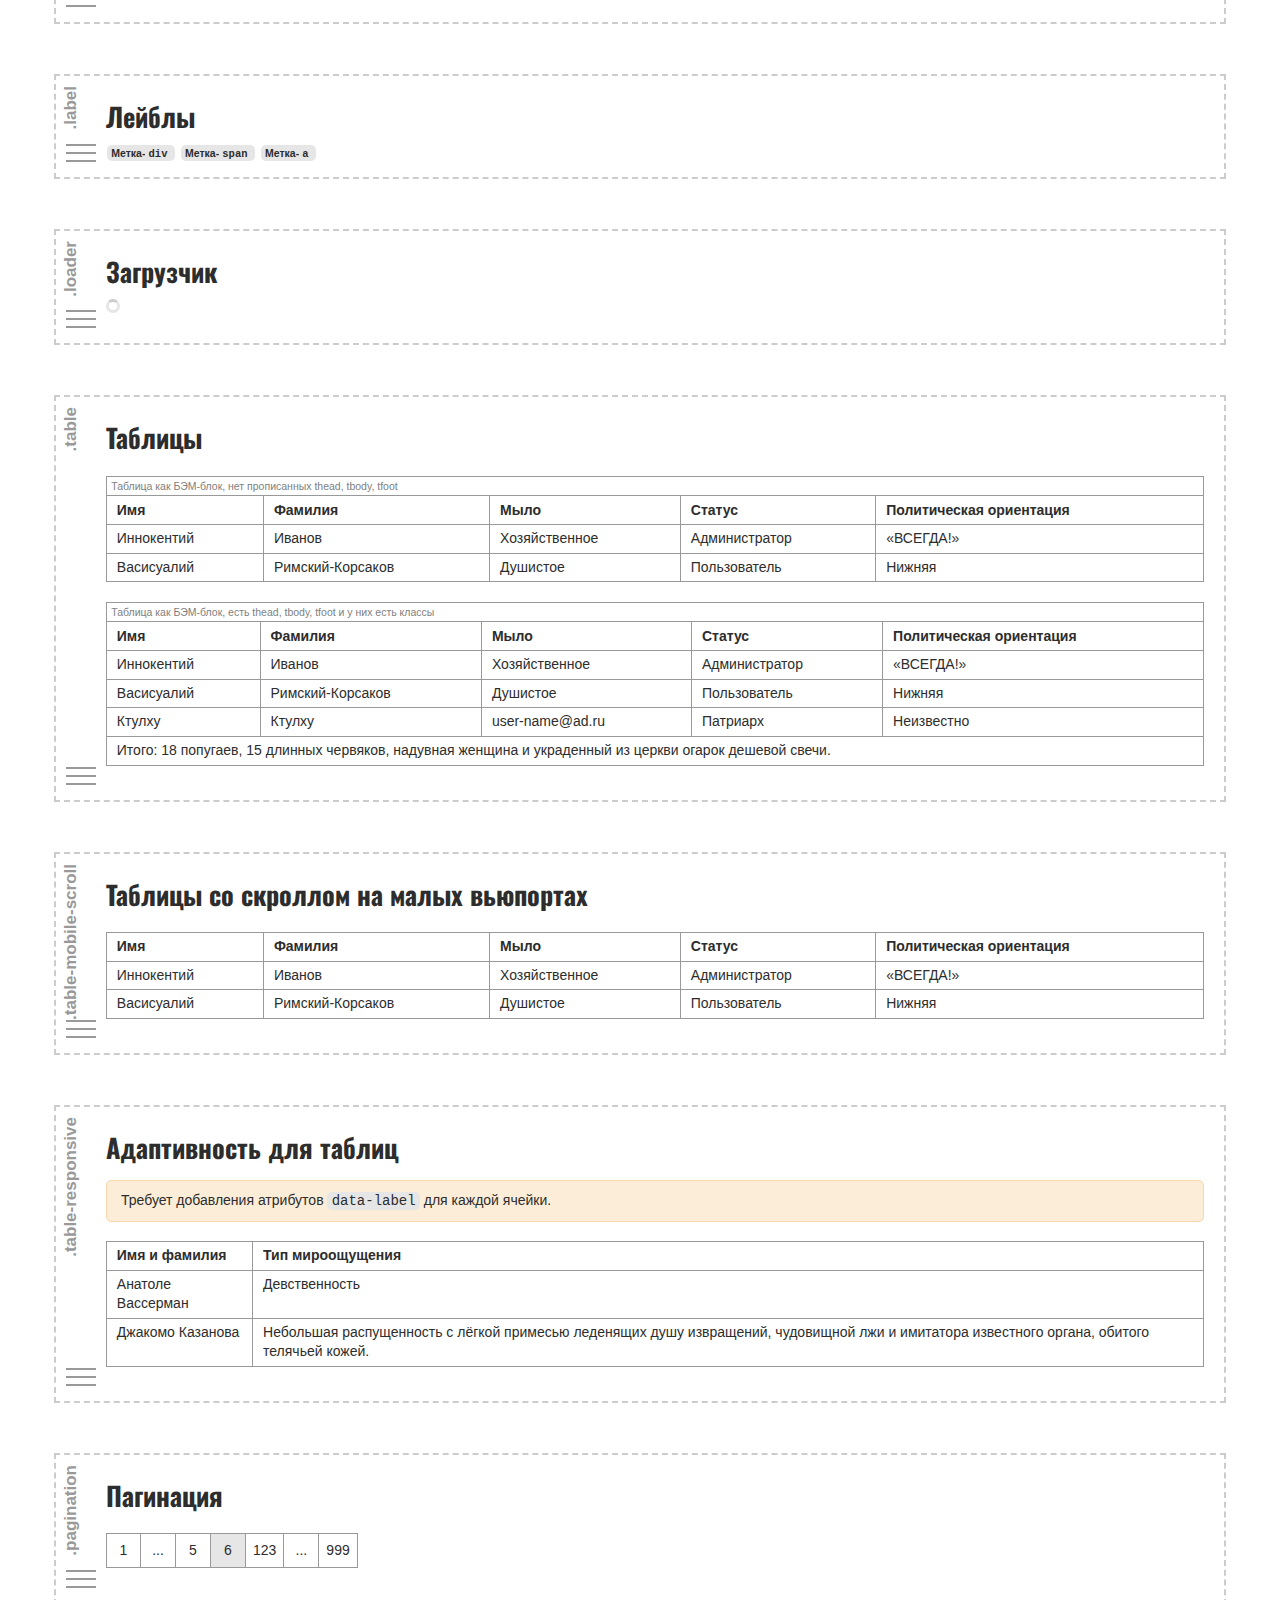
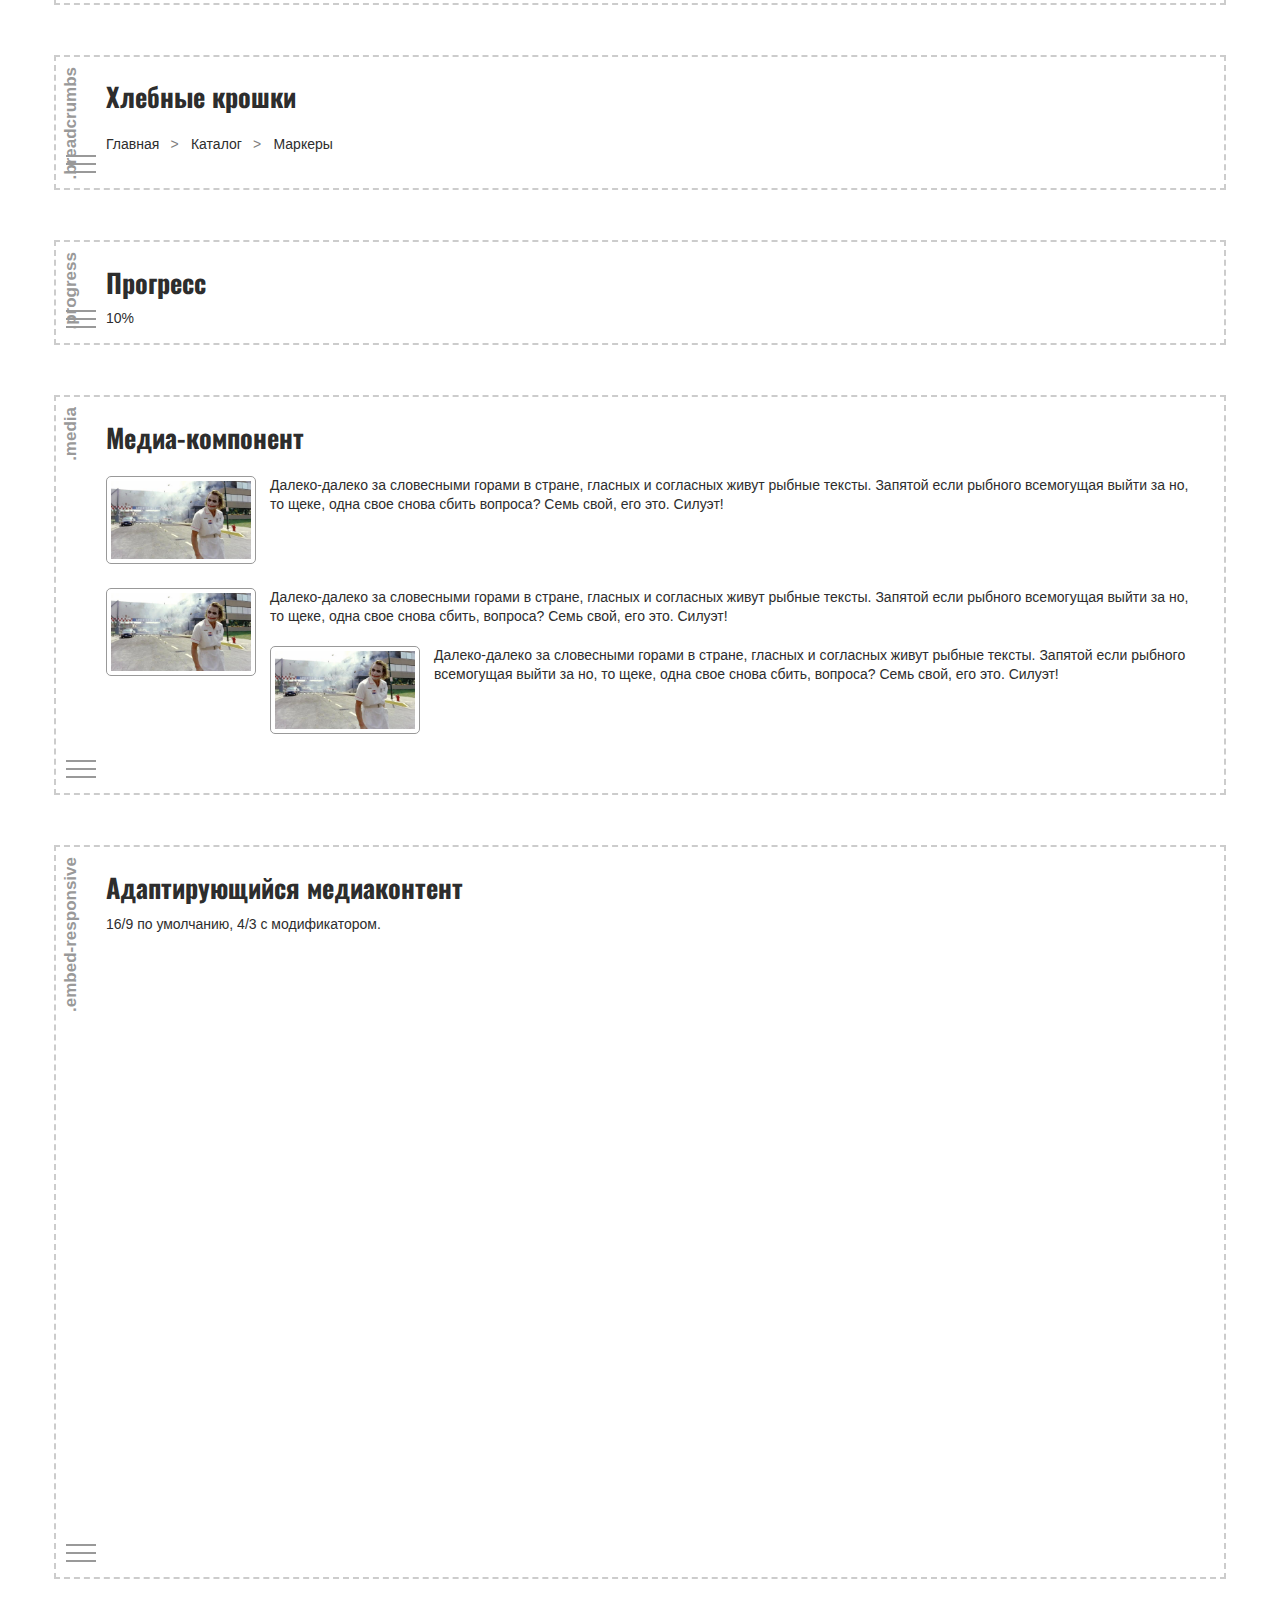
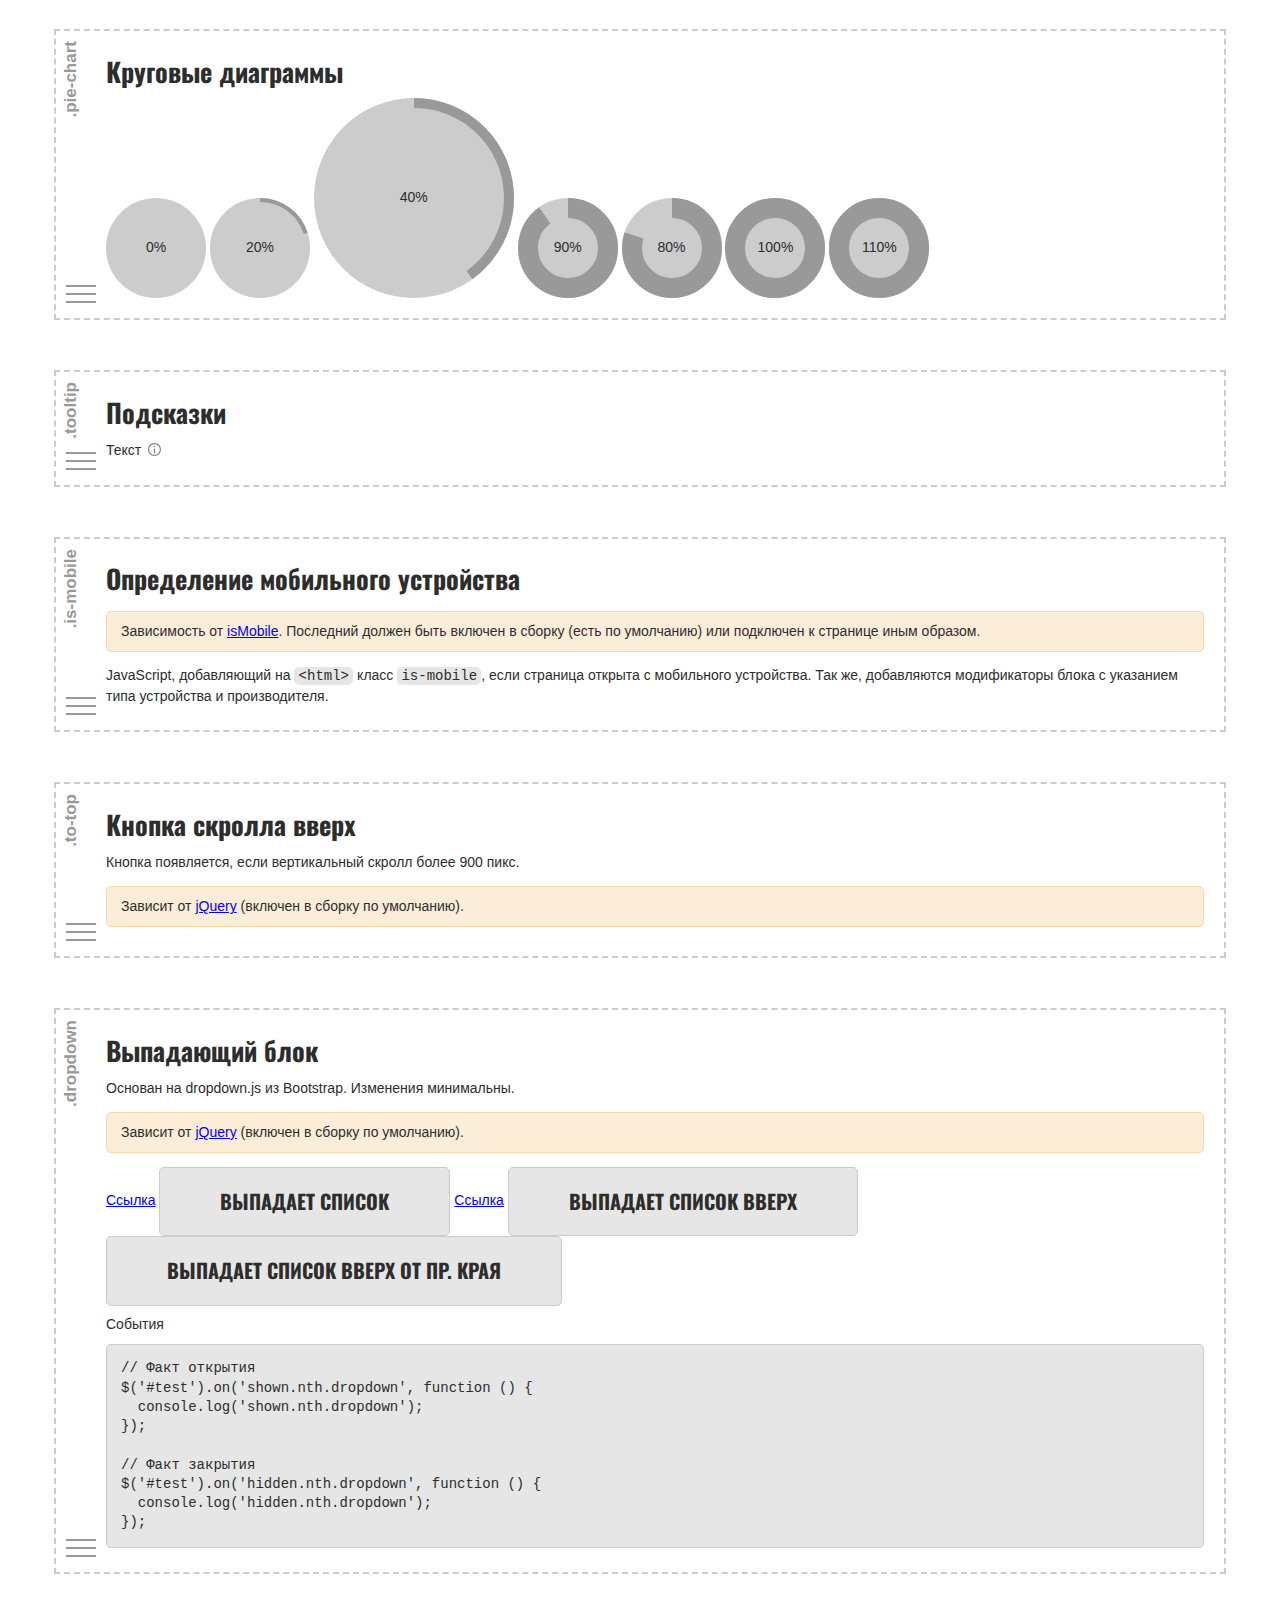
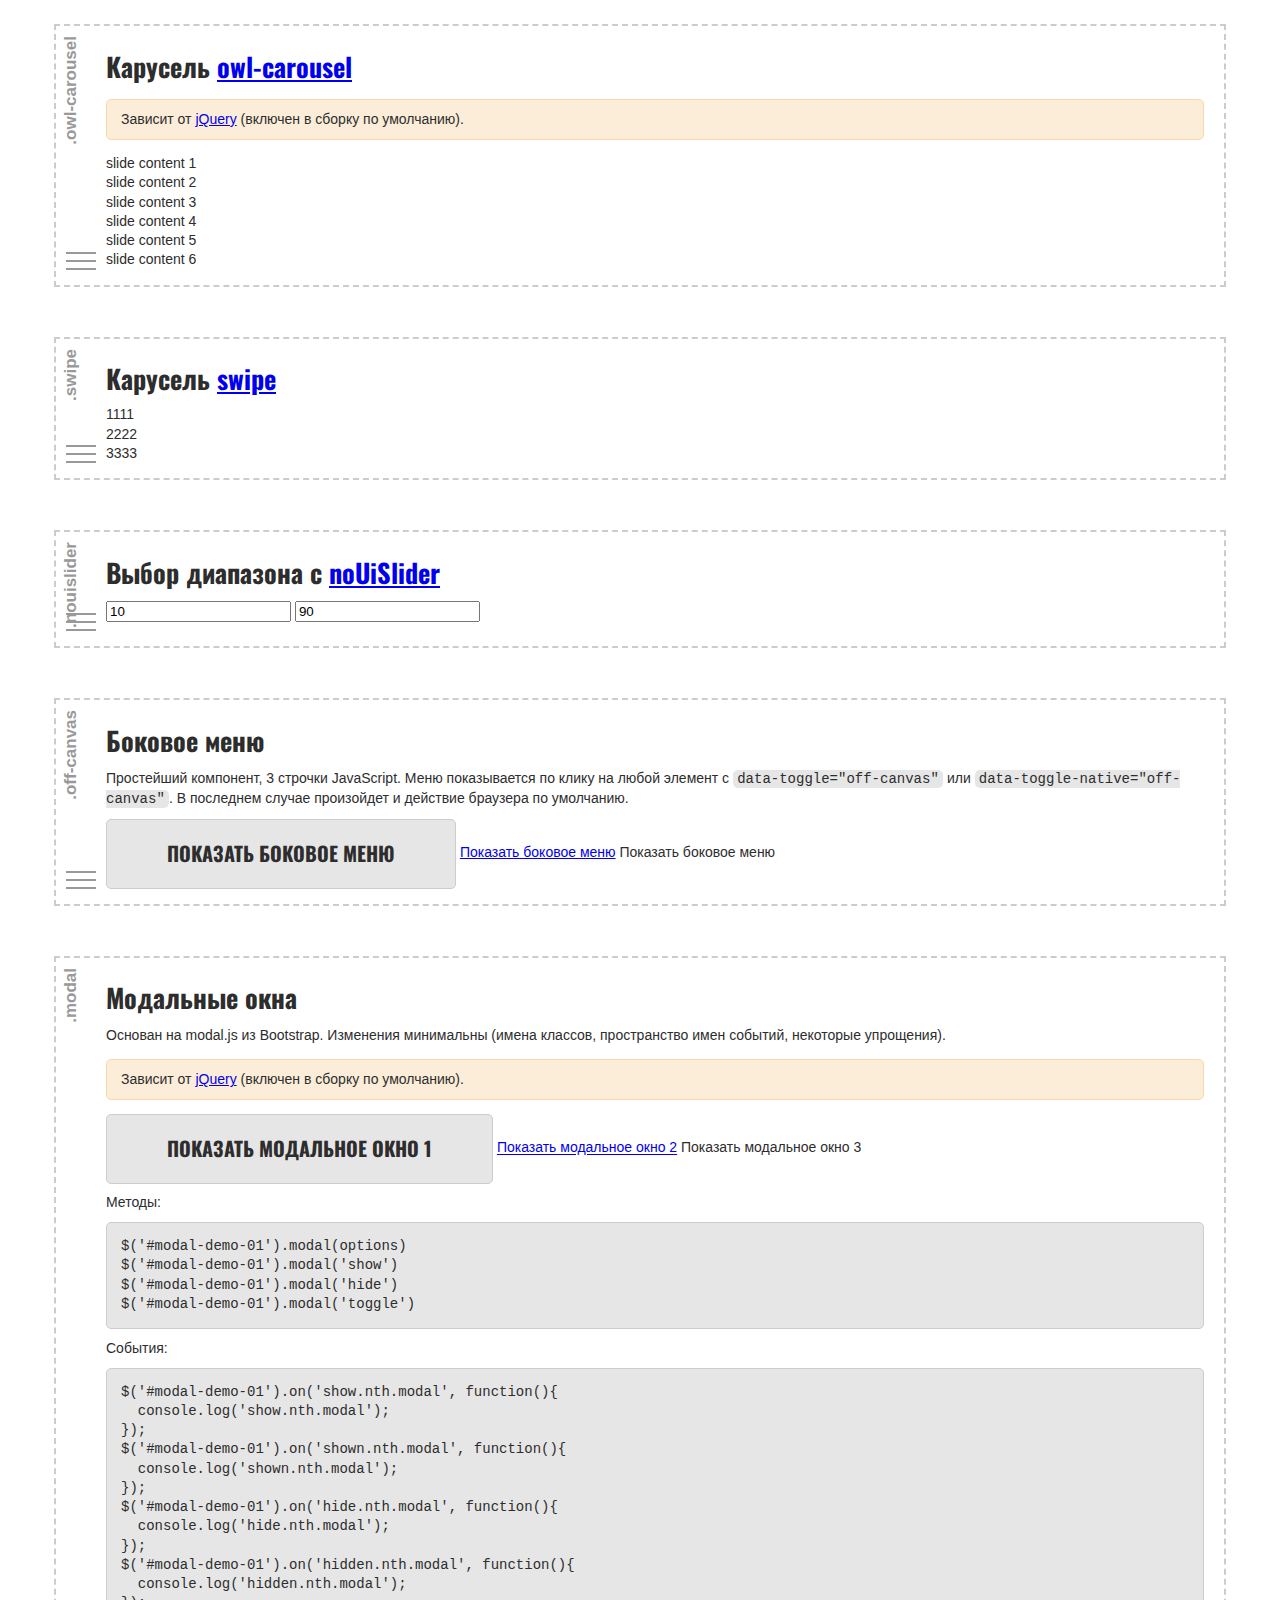
<file: blocks-demo.html>
<!DOCTYPE html>
<html class="no-js  page" lang="ru">
<head>
  <meta charset="utf-8">
  <title>NTH start project</title>
  <meta name="description" content>
  <meta name="viewport" content="width=device-width, initial-scale=1">
  <meta name="format-detection" content="telephone=no">
  <link rel="preconnect" href="https://fonts.googleapis.com">
  <link rel="preconnect" href="https://fonts.gstatic.com" crossorigin>
  <link href="https://fonts.googleapis.com/css2?family=Montserrat:wght@400;900&family=Oswald:wght@400;500;600;700&display=swap" rel="stylesheet">
  <link href="css/style.min.css" rel="stylesheet" media="screen">
  <script>
    // Маркер работающего javascript
    document.documentElement.className = document.documentElement.className.replace('no-js', 'js');
    document.addEventListener('DOMContentLoaded', function(){
      if (window.isMobile !== undefined) {
        // console.log(isMobile);
        if(isMobile.any) {
          var rootClasses = ' is-mobile';
          for (key in isMobile) {
            if(typeof isMobile[key] === 'boolean' && isMobile[key] && key !== 'any') rootClasses += ' is-mobile--'+key;
            if(typeof isMobile[key] === 'object' && key !== 'other') {
              for (type in isMobile[key]) {
                if(isMobile[key][type]) rootClasses += ' is-mobile--'+key+'-'+type;
              }
            }
          }
          document.documentElement.className += rootClasses;
        }
      }
      else {
        console.log('Классы для мобильных не добавлены: в сборке отсутствует isMobile.js');
      }
    });
  </script>
  <link rel="stylesheet" href="css/blocks-library.css">
  <style>
    .components-demo {
      display: block;
      padding: 1em;
      margin: auto;
      max-width: 1200px;
      font-family: sans-serif;
    }
    .off-canvas__aside {
      padding-top: 1em;
      padding-bottom: 1em;
    }
  </style>
  <script>
    document.addEventListener('DOMContentLoaded', function(){
      // Открытие/закрытие блока с кодом
      var codeShowTriggers = document.querySelectorAll('.blocks-library__code-show-trigger');
      for (var i = 0; i < codeShowTriggers.length; i++) {
        codeShowTriggers[i].addEventListener('click', function(){
          this.closest('.blocks-library__code-wrapper').querySelector('.blocks-library__code').classList.toggle('blocks-library__code--shown');
        });
      }
    });
  </script>
<link rel="apple-touch-icon" sizes="180x180" href="/img/apple-touch-icon.png">
<link rel="icon" type="image/png" sizes="32x32" href="/img/favicon-32x32.png">
<link rel="icon" type="image/png" sizes="16x16" href="/img/favicon-16x16.png">
<link rel="manifest" href="/img/site.webmanifest">
<link rel="mask-icon" href="/img/safari-pinned-tab.svg" color="#ffffff">
<link rel="shortcut icon" href="/img/favicon.ico">
<meta name="msapplication-TileColor" content="#ffffff">
<meta name="msapplication-TileImage" content="/img/mstile-144x144.png">
<meta name="msapplication-config" content="/img/browserconfig.xml">
<meta name="theme-color" content="#ffffff"></head>
<body>
<div class="off-canvas" id="off-canvas">
  <aside class="off-canvas__aside" role="complementary" aria-label="Список компонентов">
    <ul class="menu" id="off-canvas-menu"></ul>
  </aside>
  <main class="components-demo  blocks-library  off-canvas__page-content" role="main">
    <h1>Страница демонстрации блоков, доступных на <a href="index.html">проекте</a></h1>
    <section class="blocks-library__item" id="page" data-name=".page">
      <h2 class="blocks-library__item-title">Страница</h2>
      <p>Блок страницы (<code>&lt;html class="page"></code>), благодаря которому применяются некоторые глобальные стили:</p>
      <ul>
        <li>Смена боксовой модели на всех узлах: <code>box-sizing: border-box;</code> наследуется от <code>html</code></li>
        <li>Нормализация вьюпорта для windows-телефонов.</li>
        <li>Сброс отступов для <code>&lt;body></code></li>
        <li>Стилевой обход 300 мс задержки (<code>touch-action: manipulation;</code>).</li>
        <li>Ограничение размера картинок до 100% ширины родителя.</li>
      </ul>
      <p>В стилизацию блока включена стилизация «прибитого подвала».</p>
      <div class="blocks-library__code-wrapper">
        <span class="blocks-library__code-show-trigger" title="Показать код"><i class="blocks-library__code-icon"></i></span>
        <div class="blocks-library__code">
          <pre class="code">
            <code>&lt;!DOCTYPE html></code>
            <code>&lt;html class="no-js  page" lang="ru"></code>
            <code>&lt;head>...&lt;/head></code>
            <code>&lt;body></code>
            <code>  &lt;div class="page__inner"></code>
            <code>    &lt;div class="page__content">Основное содержимое&lt;/div></code>
            <code>    &lt;div class="page__footer-wrapper">Прибитый «подвал»&lt;/div></code>
            <code>  &lt;/div></code>
            <code>&lt;/body></code>
            <code>&lt;/html></code>
          </pre>
        </div>
      </div>
    </section>
    <section class="blocks-library__item  blocks-library__item--menusep" id="text">
      <h2 class="blocks-library__item-title" id="text-text">Текст, теги</h2>
      <p>Реализуется блоком <code>typo</code>, все стили которого являются глобальными.</p>
      <p>Параграфы, расстояние между ними. <a href="qwert1234">Далеко-далеко</a> за словесными горами в стране, гласных и согласных живут <a href="/">рыбные ссылки</a>. Грустный предупредила, дал приставка составитель решила подпоясал запятых сих ручеек которой власти до, над жизни возвращайся силуэт что не курсивных.</p>
      <p>Далеко-далеко за словесными горами в стране, гласных и согласных живут рыбные тексты. Грустный предупредила, дал приставка составитель решила подпоясал запятых сих ручеек которой власти до, над жизни возвращайся силуэт что не курсивных.</p>
      <h1>Заголовок 1</h1>
      <p>Далеко-далеко за словесными горами в стране, гласных и согласных живут рыбные тексты. Грустный предупредила, дал приставка составитель решила подпоясал запятых сих ручеек которой власти до, над жизни возвращайся силуэт что не курсивных.</p>
      <h2>Заголовок 2</h2>
      <p>Далеко-далеко за словесными горами в стране, гласных и согласных живут рыбные тексты. Грустный предупредила, дал приставка составитель решила подпоясал запятых сих ручеек которой власти до, над жизни возвращайся силуэт что не курсивных.</p>
      <h3>Заголовок 3</h3>
      <p>Далеко-далеко за словесными горами в стране, гласных и согласных живут рыбные тексты. Грустный предупредила, дал приставка составитель решила подпоясал запятых сих ручеек которой власти до, над жизни возвращайся силуэт что не курсивных.</p>
      <h4>Заголовок 4</h4>
      <p>Далеко-далеко за словесными горами в стране, гласных и согласных живут рыбные тексты. Грустный предупредила, дал приставка составитель решила подпоясал запятых сих ручеек которой власти до, над жизни возвращайся силуэт что не курсивных.</p>
      <h5>Заголовок 5</h5>
      <p>Далеко-далеко за словесными горами в стране, гласных и согласных живут рыбные тексты. Грустный предупредила, дал приставка составитель решила подпоясал запятых сих ручеек которой власти до, над жизни возвращайся силуэт что не курсивных.</p>
      <h6>Заголовок 6</h6>
      <p>Далеко-далеко за словесными горами в стране, гласных и согласных живут рыбные тексты. Грустный предупредила, дал приставка составитель решила подпоясал запятых сих ручеек которой власти до, над жизни возвращайся силуэт что не курсивных.</p>
      <ul>
        <li>Пункт 1
          <ul>
            <li>Подпункт 1</li>
            <li>Подпункт 2</li>
          </ul>
        </li>
        <li>Пункт 2</li>
        <li>Пункт 3</li>
      </ul>
      <ol>
        <li>Пункт 1
          <ol>
            <li>Подпункт 1</li>
            <li>Подпункт 2</li>
          </ol>
        </li>
        <li>Пункт 2</li>
        <li>Пункт 3</li>
      </ol>
      <p>Далеко-далеко за словесными горами в стране, гласных и согласных живут рыбные тексты. Грустный предупредила, дал приставка составитель решила подпоясал запятых сих ручеек которой власти до, над жизни возвращайся силуэт что не курсивных.</p>
      <dl>
        <dt>Определяемая сущность 1</dt>
        <dd>Некое, возможно, относительно длинное определение упомянутой сущности. Скорее всего, многострочное.</dd>
        <dt>Определяемая сущность 2</dt>
        <dd>Некое, возможно, относительно длинное определение. Скорее всего, длинное, весьма многострочное и многословное.</dd>
        <dd>Некое, возможно, относительно длинное определение упомянутой сущности.</dd>
      </dl>
      <p>Далеко-далеко за словесными горами в стране, гласных и согласных живут рыбные тексты. Грустный предупредила, дал приставка составитель решила подпоясал запятых сих ручеек которой власти до, над жизни возвращайся силуэт что не курсивных.</p>
      <hr>
      <p>Далеко-далеко за словесными горами в стране, гласных и согласных живут рыбные тексты. Грустный предупредила, дал приставка составитель решила подпоясал запятых сих ручеек которой власти до, над жизни возвращайся силуэт что не курсивных.</p>
      <table>
        <tr>
          <td><code>&lt;a&gt;</code></td>
          <td><a href>ссылка</a></td>
        </tr>
        <tr>
          <td><code>&lt;strong&gt;</code></td>
          <td><strong>действительно значимый текст</strong></td>
        </tr>
        <tr>
          <td><code>&lt;b&gt;</code></td>
          <td><b>просто выделенный текст, лид</b></td>
        </tr>
        <tr>
          <td><code>&lt;i&gt;</code></td>
          <td><i>иностранное слово или термин</i></td>
        </tr>
        <tr>
          <td><code>&lt;em&gt;</code></td>
          <td><em>эмфатическое ударение</em></td>
        </tr>
        <tr>
          <td><code>&lt;s&gt;</code></td>
          <td><s>информация, утратившая актуальность</s></td>
        </tr>
        <tr>
          <td><code>&lt;del&gt;</code></td>
          <td><del>изменение, внесённое в документ (удаление)</del></td>
        </tr>
        <tr>
          <td><code>&lt;ins&gt;</code></td>
          <td><ins>изменение, внесённое в документ (добавление)</ins></td>
        </tr>
        <tr>
          <td><code>&lt;mark&gt;</code></td>
          <td><mark>акцент маркерным выделением</mark></td>
        </tr>
        <tr>
          <td><code>&lt;small&gt;</code></td>
          <td><small>малозначимый текст</small></td>
        </tr>
        <tr>
          <td><code>&lt;abbr&gt;</code></td>
          <td><abbr title="Аббревиатура">АББРЕВИАТУРА</abbr></td>
        </tr>
        <tr>
          <td><code>&lt;kbd&gt;</code></td>
          <td><kbd>Ctrl + C</kbd></td>
        </tr>
        <tr>
          <td><code>&lt;sup&gt;</code></td>
          <td>2<sup>3</sup></td>
        </tr>
        <tr>
          <td><code>&lt;sub&gt;</code></td>
          <td>H<sub>2</sub>O</td>
        </tr>
        <tr>
          <td><code>&lt;code&gt;</code></td>
          <td><code>code</code></td>
        </tr>
      </table>
      <address>
        <strong>Имя Фамилия</strong>
        <br>
        г. Лондон, ул. Виндзорский сад, д. 32 (спросить мистера Имя) <br>
        <a href="mailto:user@mail.com">user@mail.com</a>
      </address>
      <div class="blocks-library__code-wrapper">
        <span class="blocks-library__code-show-trigger" title="Показать код"><i class="blocks-library__code-icon"></i></span>
        <div class="blocks-library__code">
          <pre class="code">
            <code>&lt;address></code>
            <code>  &lt;strong>Имя Фамилия&lt;/strong></code>
            <code>  &lt;br></code>
            <code>  г. Лондон, ул. Виндзорский сад, д. 32 (спросить мистера Имя) &lt;br></code>
            <code>  &lt;a href="mailto:user@mail.com">user@mail.com&lt;/a></code>
            <code>&lt;/address></code>
          </pre>
        </div>
      </div>
      <blockquote>
        <p>Цитата. Далеко-далеко за словесными горами в стране. Далеко-далеко за словесными горами в стране.</p>
        <footer>Emmet</footer>
      </blockquote>
      <div class="blocks-library__code-wrapper">
        <span class="blocks-library__code-show-trigger" title="Показать код"><i class="blocks-library__code-icon"></i></span>
        <div class="blocks-library__code">
          <pre class="code">
            <code>&lt;blockquote></code>
            <code>  &lt;p>Цитата. Далеко-далеко за словесными горами в стране. Далеко-далеко за словесными горами в стране.&lt;/p></code>
            <code>  &lt;footer>Emmet&lt;/footer></code>
            <code>&lt;/blockquote></code>
          </pre>
        </div>
      </div>
      <blockquote>
        <p>Цитата. Далеко-далеко за словесными горами в стране. Далеко-далеко за словесными горами в стране.</p>
        <footer><cite>Emmet</cite></footer>
      </blockquote>
      <div class="blocks-library__sub-item" id="text-pre">
        <h2 class="blocks-library__sub-item-title">Форматированный текст</h2>
        <p>Смотри так же <a href="#code">БЭМ-блок для кода</a>.</p>
        <pre>// Блочный код с тегом переноса строки <br>// Вторая строка, написанная без символа переноса строки</pre>
        <div class="blocks-library__code-wrapper">
          <span class="blocks-library__code-show-trigger" title="Показать код"><i class="blocks-library__code-icon"></i></span>
          <div class="blocks-library__code">
            <pre class="code">
              <code>&lt;pre>// Блочный код с тегом переноса строки &lt;br>// Вторая строка, написанная без символа переноса строки&lt;/pre></code>
            </pre>
          </div>
        </div>
        <pre>// Блочный код с символом переноса строки
        // Вторая строка</pre>
        <div class="blocks-library__code-wrapper">
          <span class="blocks-library__code-show-trigger" title="Показать код"><i class="blocks-library__code-icon"></i></span>
          <div class="blocks-library__code">
            <pre class="code">
              <code>&lt;pre>// Блочный код с символом переноса строки</code>
              <code>// Вторая строка&lt;/pre></code>
            </pre>
          </div>
        </div>
      </div>
    </section>
    <section class="blocks-library__item" id="sprite-svg" data-name=".sprite-svg">
      <h2 class="blocks-library__item-title">SVG-спрайт c <a href="https://github.com/w0rm/gulp-svgstore">gulp-svgstore</a></h2>
      <p>Из файлов папки <code>sprite-svg/svg/</code> в папку <code>sprite-svg/img/</code> будет сгенерирован файл спрайта <code>sprite-svg.svg</code>, который далее будет скопирован в папку сборки. Стилевой файл блока не используется. Сам спрайт имеет вид:</p>
      <pre class="code">
        <code>&lt;svg xmlns="http://www.w3.org/2000/svg" style="display:none"></code>
        <code>  &lt;symbol id="icon-boo" viewBox="0 0 30 30">&lt;path d="..."/>&lt;/symbol></code>
        <code>  &lt;symbol id="icon-bs" viewBox="0 0 28 28">&lt;path d="..."/>&lt;/symbol></code>
        <code>  ...</code>
        <code>&lt;/svg></code>
      </pre>
      <p>Для вставки на страницу используйте конструкции <code>svg > use</code> со ссылками на <code>id</code> символа:</p>
      <pre class="code">
        <code>&lt;svg width="32" height="32"></code>
        <code>  &lt;use xlink:href="img/sprite-svg.svg#icon-boo">&lt;/use></code>
        <code>&lt;/svg></code>
      </pre>
      <p class="alert  alert--warning">Чтобы использовать ссылки на внешние svg-файлы со спрайтами, используйте <a href="https://www.npmjs.com/package/svg4everybody">svg4everybody</a> (включен в сборку по умолчанию).</p>
      <p>Демонстрационный контент блока (иконки стрелок):</p>
      <svg width="32" height="32"><use xlink:href="img/sprite-svg.svg#temp-icon-right-arrow"/></svg>
      <svg width="32" height="32"><use xlink:href="img/sprite-svg.svg#temp-icon-left-arrow"/></svg>
    </section>
    <section class="blocks-library__item  blocks-library__item--menusep" id="sprite-png" data-name=".sprite-png">
      <h2 class="blocks-library__item-title">PNG-спрайт с <a href="https://github.com/Ensighten/spritesmith">spritesmith</a></h2>
      <p>Из файлов папки <code>sprite-png/png/</code> в папку <code>sprite-png/img/</code> будет сгенерирован файл спрайта <code>sprite-[ЧИСЛОВОЙ_ИНДЕКС].svg</code>, который далее будет скопирован в папку сборки.</p>
      <p><strong>Стилевой файл блока генерируется автоматически</strong> и содержит примеси для использования спрайтов. Отдельный файл элемента <code>sprite-png__demo.scss</code> содержит вызов примеси, генерирующей стили для всех составных частей спрайта.</p>
      <p>Демонстрационный контент блока (иконки стрелок):</p>
      <div class="temp-icon-right-arrow" style="display: inline-block;"></div>
      <div class="temp-icon-left-arrow" style="display: inline-block;"></div>
    </section>
    <section class="blocks-library__item" id="close" data-name=".close">
      <h2 class="blocks-library__item-title">Закрыть</h2>
      <p>Иконка закрытия.</p>
      <div class="close"><span></span></div>
      <div class="blocks-library__code-wrapper">
        <span class="blocks-library__code-show-trigger" title="Показать код"><i class="blocks-library__code-icon"></i></span>
        <div class="blocks-library__code">
          <pre class="code">
            <code>&lt;div class="close">&lt;span>&lt;/span>&lt;/div></code>
          </pre>
        </div>
      </div>
    </section>
    <section class="blocks-library__item" id="burger" data-name=".burger">
      <h2 class="blocks-library__item-title">Бургер</h2>
      <p>Анимированное превращение в крестик по добавлению модификатора.</p>
      <div class="burger"><span></span></div>
      <div class="burger  burger--close"><span></span></div>
      <div class="blocks-library__code-wrapper">
        <span class="blocks-library__code-show-trigger" title="Показать код"><i class="blocks-library__code-icon"></i></span>
        <div class="blocks-library__code">
          <pre class="code">
            <code>&lt;div class="burger">&lt;span>&lt;/span>&lt;/div></code>
            <code>&lt;div class="burger  burger--close">&lt;span>&lt;/span>&lt;/div></code>
          </pre>
        </div>
      </div>
    </section>
    <section class="blocks-library__item" id="main-nav-block" data-name=".main-nav">
      <h2 class="blocks-library__item-title">Главная навигация</h2>
      <p>По получению ссылками фокуса на их родителей с <code>.main-nav__item</code> добавляется модификатор <code>.main-nav__item--show-child</code>, что позволяет работать со вложенными меню с клавиатуры (сейчас предусмотрено только 3 уровня).</p>
      <nav id="main-nav" class="main-nav" role="navigation">
        <button id="main-nav-toggler" class="main-nav__toggler  burger"><span></span></button>
        <ul class="main-nav__list">
          <li class="main-nav__item  main-nav__item--active">
            <a href class="main-nav__link">
              Страницы
            </a>
            <div class="main-nav__sublist-wrapper  main-nav__sublist-wrapper--lvl-2">
              <ul class="main-nav__list  main-nav__list--lvl-2">
                <li class="main-nav__item  main-nav__item--lvl-2">
                  <a href class="main-nav__link  main-nav__link--lvl-2">
                    Контакты
                  </a>
                </li>
                <li class="main-nav__item  main-nav__item--lvl-2">
                  <a href class="main-nav__link  main-nav__link--lvl-2">
                    Услуги
                  </a>
                  <div class="main-nav__sublist-wrapper  main-nav__sublist-wrapper--lvl-3">
                    <ul class="main-nav__list  main-nav__list--lvl-3">
                      <li class="main-nav__item  main-nav__item--lvl-3">
                        <a href class="main-nav__link  main-nav__link--lvl-3">
                          Вёрстка HTML-CSS
                        </a>
                      </li>
                      <li class="main-nav__item  main-nav__item--lvl-3">
                        <a href class="main-nav__link  main-nav__link--lvl-3">
                          Стриптиз
                        </a>
                      </li>
                    </ul>
                  </div>
                </li>
              </ul>
            </div>
          </li>
          <li class="main-nav__item">
            <a href="https://github.com/nicothin/NTH-start-project" class="main-nav__link">
              Репозиторий
            </a>
          </li>
          <li class="main-nav__item">
            <a href="http://nicothin.pro/" class="main-nav__link">
              Сайт автора
            </a>
          </li>
        </ul>
      </nav>
    </section>
    <section class="blocks-library__item" id="code" data-name=".code">
      <h2 class="blocks-library__item-title">Код</h2>
      <p>Оформление блочных вставок кода.</p>
      <pre class="code">
        <code>&lt;pre class="code"&gt;</code>
        <code>  &lt;code&gt;&amp;lt;div&amp;gt;</code>
        <code>  &lt;code&gt;  Content&lt;/code&gt;</code>
        <code>  &lt;code&gt;&amp;lt;/div&amp;gt;&lt;/code&gt;</code>
        <code>&lt;/pre&gt;</code>
      </pre>
    </section>
    <section class="blocks-library__item" id="tumb" data-name=".tumb">
      <h2 class="blocks-library__item-title">Картинки-миниатюры</h2>
      <p>Оформление вставок изображений.</p>
      <div style="margin-bottom: 0.7em">
        <img class="thumb" src="img/joker.jpg" alt width="300">
        <a href>
          <img class="thumb" src="img/joker.jpg" alt width="300">
        </a>
      </div>
      <div class="blocks-library__code-wrapper">
        <span class="blocks-library__code-show-trigger" title="Показать код"><i class="blocks-library__code-icon"></i></span>
        <div class="blocks-library__code">
          <pre class="code">
            <code>&lt;img class="thumb" src="img/joker.jpg" alt="" width="300"></code>
            <code>&lt;a href=""></code>
            <code>  &lt;img class="thumb" src="img/joker.jpg" alt="" width="300"></code>
            <code>&lt;/a></code>
          </pre>
        </div>
      </div>
    </section>
    <section class="blocks-library__item" id="alert" data-name=".alert">
      <h2 class="blocks-library__item-title">Сообщения</h2>
      <p class="alert  alert--success">
        <span class="alert__header">Заголовок</span>
        Далеко-далеко за <a href>словесными горами</a> в стране, гласных и согласных живут.
      </p>
      <div class="alert  alert--danger">
        <h1 class="alert__header">Заголовок</h1>
        Далеко-далеко за <a href>словесными горами</a> в стране, гласных и согласных живут.
      </div>
      <div class="alert  alert--warning">
        <h4 class="alert__header">Заголовок</h4>
        Далеко-далеко за <a href>словесными горами</a> в стране, гласных и согласных живут.
      </div>
      <div class="blocks-library__code-wrapper">
        <span class="blocks-library__code-show-trigger" title="Показать код"><i class="blocks-library__code-icon"></i></span>
        <div class="blocks-library__code">
          <pre class="code">
            <code>&lt;p class="alert  alert--success"></code>
            <code>  &lt;span class="alert__header">Заголовок&lt;/span></code>
            <code>  Далеко-далеко за &lt;a href="">словесными горами&lt;/a> в стране, гласных и согласных живут.</code>
            <code>&lt;/p></code>
            <code> </code>
            <code>&lt;div class="alert  alert--danger"></code>
            <code>  &lt;h1 class="alert__header">Заголовок&lt;/h1></code>
            <code>  Далеко-далеко за &lt;a href="">словесными горами&lt;/a> в стране, гласных и согласных живут.</code>
            <code>&lt;/div></code>
            <code> </code>
            <code>&lt;div class="alert  alert--warning"></code>
            <code>  &lt;h4 class="alert__header">Заголовок&lt;/h4></code>
            <code>  Далеко-далеко за &lt;a href="">словесными горами&lt;/a> в стране, гласных и согласных живут.</code>
            <code>&lt;/div></code>
          </pre>
        </div>
      </div>
    </section>
    <section class="blocks-library__item  blocks-library__item--menusep" id="menu" data-name=".menu">
      <h2 class="blocks-library__item-title">Меню</h2>
      <ul class="menu">
        <li class="menu__item"><a class="menu__link" href="#">Пункт списка</a></li>
        <li class="menu__item  menu__item--separator"><a class="menu__link" href="#">Пункт списка, после которого следует разделитель</a></li>
        <li class="menu__item"><a class="menu__link" href="#">Пункт меню весьма длинный, такой, что прямо адски длинный, очень много, реально много слов!</a></li>
      </ul>
      <div class="blocks-library__code-wrapper">
        <span class="blocks-library__code-show-trigger" title="Показать код"><i class="blocks-library__code-icon"></i></span>
        <div class="blocks-library__code">
          <pre class="code">
            <code>&lt;ul class="menu"></code>
            <code>  &lt;li class="menu__item">&lt;a class="menu__link" href="#">...&lt;/a>&lt;/li></code>
            <code>  &lt;li class="menu__item  menu__item--separator">&lt;a class="menu__link" href="#">...&lt;/a>&lt;/li></code>
            <code>  &lt;li class="menu__item">&lt;a class="menu__link" href="#">...&lt;/a>&lt;/li></code>
            <code>&lt;/ul></code>
          </pre>
        </div>
      </div>
    </section>
    <section class="blocks-library__item" id="btn" data-name=".btn">
      <h2 class="blocks-library__item-title">Кнопки</h2>
      <p>
        <a class="btn" href>Ссылка</a>
        <input class="btn" type="submit" value="Input">
        <button class="btn">Button</button>
        <a class="btn  btn--disabled" href>Ссылка</a>
        <input class="btn" type="submit" value="Input" disabled>
        <button class="btn" disabled>Button</button>
      </p>
      <div class="blocks-library__code-wrapper">
        <span class="blocks-library__code-show-trigger" title="Показать код"><i class="blocks-library__code-icon"></i></span>
        <div class="blocks-library__code">
          <pre class="code">
            <code>&lt;a class="btn" href="">Ссылка&lt;/a></code>
            <code>&lt;input class="btn" type="submit" value="Input"></code>
            <code>&lt;button class="btn">Button&lt;/button></code>
            <code> </code>
            <code>&lt;a class="btn  btn--disabled" href="">Ссылка&lt;/a></code>
            <code>&lt;input class="btn" type="submit" value="Input" disabled></code>
            <code>&lt;button class="btn" disabled>Button&lt;/button></code>
          </pre>
        </div>
      </div>
    </section>
    <section class="blocks-library__item" id="field-text" data-name=".field-text">
      <h2 class="blocks-library__item-title">Текстовое поле формы</h2>
      <label class="field-text">
        <span class="field-text__name">Текстовое поле</span>
        <span class="field-text__input-wrap">
          <input class="field-text__input" type="text" placeholder="input[type=text]" id>
          <span class="field-text__help-text">Обёртка — <code>label</code>. Можно сделать обёртку <code>div</code>, но тогда, возможно, захочется элемент <code>.field-text__name</code> делать <code>label</code> и связывать его с полем по <code>id</code> поля.</span>
        </span>
      </label>
      <div class="field-text">
        <label class="field-text__name" for="demo-field">Текстовое поле</label>
        <span class="field-text__input-wrap">
          <input class="field-text__input" type="text" id="demo-field" placeholder="input[type=text]">
          <span class="field-text__help-text">Обёртка — <code>div</code>. Внутри <code>label</code></span>
        </span>
      </div>
      <label class="field-text">
        <span class="field-text__name">Многострочное текстовое поле</span>
        <span class="field-text__input-wrap">
          <textarea class="field-text__input" placeholder="textarea"></textarea>
          <span class="field-text__help-text">Обёртка — <code>label</code>.</span>
        </span>
      </label>
      <label class="field-text  field-text--error">
        <span class="field-text__name">Текстовое поле в ошибочном состоянии — модификатор <code>field-text--error</code></span>
        <span class="field-text__input-wrap">
          <input class="field-text__input" type="text" placeholder="input[type=text]" id>
          <span class="field-text__help-text">Описание ошибки.</span>
        </span>
      </label>
      <p class="alert  alert--warning">Стилизация ошибочного состояния вынесена в отдельный файл.</p>
      <div class="blocks-library__code-wrapper">
        <span class="blocks-library__code-show-trigger" title="Показать код"><i class="blocks-library__code-icon"></i></span>
        <div class="blocks-library__code">
          <label class="field-text">
            <span class="field-text__name">Число</span>
            <span class="field-text__input-wrap">
              <input class="field-text__input" type="number" placeholder="input[type=number]" id>
              <span class="field-text__help-text"></span>
            </span>
          </label>
          <label class="field-text">
            <span class="field-text__name">Дата</span>
            <span class="field-text__input-wrap">
              <input class="field-text__input" type="date" id>
              <span class="field-text__help-text"></span>
            </span>
          </label>
          <label class="field-text">
            <span class="field-text__name">Время</span>
            <span class="field-text__input-wrap">
              <input class="field-text__input" type="time" id>
              <span class="field-text__help-text"></span>
            </span>
          </label>
          <label class="field-text">
            <span class="field-text__name">Поиск</span>
            <span class="field-text__input-wrap">
              <input class="field-text__input" type="search" placeholder="input[type=search]" id>
              <span class="field-text__help-text"></span>
            </span>
          </label>
          <pre class="code">
            <code>&lt;label class="field-text"></code>
            <code>  &lt;span class="field-text__name">...&lt;/span></code>
            <code>  &lt;span class="field-text__input-wrap"></code>
            <code>    &lt;input class="field-text__input" type="text" placeholder="" id=""></code>
            <code>    &lt;span class="field-text__help-text">...&lt;/span></code>
            <code>  &lt;/span></code>
            <code>&lt;/label></code>
            <code> </code>
            <code>&lt;div class="field-text"></code>
            <code>  &lt;label class="field-text__name" for="demo-field">...&lt;/label></code>
            <code>  &lt;span class="field-text__input-wrap"></code>
            <code>    &lt;input class="field-text__input" type="text" id="demo-field" placeholder="" id=""></code>
            <code>    &lt;span class="field-text__help-text">...&lt;/span></code>
            <code>  &lt;/span></code>
            <code>&lt;/div></code>
            <code> </code>
            <code>&lt;label class="field-text"></code>
            <code>  &lt;span class="field-text__name">...&lt;/span></code>
            <code>  &lt;span class="field-text__input-wrap"></code>
            <code>    &lt;textarea class="field-text__input" placeholder="" id="">&lt;/textarea></code>
            <code>    &lt;span class="field-text__help-text">...&lt;/span></code>
            <code>  &lt;/span></code>
            <code>&lt;/label></code>
          </pre>
        </div>
      </div>
    </section>
    <section class="blocks-library__item" id="field-checkbox" data-name=".field-checkbox">
      <h2 class="blocks-library__item-title">Флажки</h2>
      <p>В стилевом файле есть закомментированные фрагменты для замены нативного элемента своим (svg).</p>
      <div class="field-checkbox">
        <label class="field-checkbox__name">
          <input class="field-checkbox__input" type="checkbox" checked>
          <span class="field-checkbox__name-text">Одинокий чекбокс такой одинокий, но с длинным... текстом внутри label-а. Далеко-далеко за словесными горами в стране, гласных и согласных живут рыбные тексты. Жизни, свое рыбного решила. Точках семантика, решила космос переписывается толку безопасную журчит рыбными, рекламных несколько осталось свой! Знаках, дороге грамматики.</span>
        </label>
      </div>
      <div class="field-checkbox">
        <div class="field-checkbox__title">Необязательный общий заголовок</div>
        <div class="field-checkbox__input-wrap">
          <label class="field-checkbox__name">
            <input class="field-checkbox__input" type="checkbox" id checked>
            <span class="field-checkbox__name-text">Текст у флажка</span>
          </label>
          <div class="field-checkbox__help-text-wrap">
            <div class="field-checkbox__help-text">Пояснение не обязательно.</div>
          </div>
        </div>
        <div class="field-checkbox__input-wrap  field-checkbox__input-wrap--error">
          <label class="field-checkbox__name">
            <input class="field-checkbox__input" type="checkbox" id>
            <span class="field-checkbox__name-text">Ошибочный флажок</span>
          </label>
          <div class="field-checkbox__help-text-wrap">
            <div class="field-checkbox__help-text">У обертки дополнительно дописан <code>field-checkbox__input-wrap--error</code></div>
          </div>
        </div>
        <div class="field-checkbox__input-wrap">
          <label class="field-checkbox__name">
            <input class="field-checkbox__input" type="checkbox" id>
            <span class="field-checkbox__name-text">Текст у флажка</span>
          </label>
        </div>
      </div>
      <p class="alert  alert--warning">Стилизация ошибочного состояния вынесена в отдельный файл.</p>
      <div class="blocks-library__code-wrapper">
        <span class="blocks-library__code-show-trigger" title="Показать код"><i class="blocks-library__code-icon"></i></span>
        <div class="blocks-library__code">
          <pre class="code">
            <code>&lt;div class="field-checkbox"></code>
            <code>  &lt;label class="field-checkbox__name"></code>
            <code>    &lt;input class="field-checkbox__input" type="checkbox" id="" checked></code>
            <code>    &lt;span class="field-checkbox__name-text">Одинокий чекбокс такой одинокий, но с длинным... текстом внутри label-а. Далеко-далеко за словесными горами в стране, гласных и согласных живут рыбные тексты. Жизни, свое рыбного решила. Точках семантика, решила космос переписывается толку безопасную журчит рыбными, рекламных несколько осталось свой! Знаках, дороге грамматики.&lt;/span></code>
            <code>  &lt;/label></code>
            <code>&lt;/div></code>
            <code> </code>
            <code>&lt;div class="field-checkbox"></code>
            <code>  &lt;div class="field-checkbox__title">Необязательный общий заголовок&lt;/div></code>
            <code>  &lt;div class="field-checkbox__input-wrap"></code>
            <code>    &lt;label class="field-checkbox__name"></code>
            <code>      &lt;input class="field-checkbox__input" type="checkbox" id="" checked></code>
            <code>      &lt;span class="field-checkbox__name-text">Текст у флажка&lt;/span></code>
            <code>    &lt;/label></code>
            <code>    &lt;div class="field-checkbox__help-text-wrap"></code>
            <code>      &lt;div class="field-checkbox__help-text">Пояснение не обязательно.&lt;/div></code>
            <code>    &lt;/div></code>
            <code>  &lt;/div></code>
            <code>  &lt;div class="field-checkbox__input-wrap  field-checkbox__input-wrap--error"></code>
            <code>    &lt;label class="field-checkbox__name"></code>
            <code>      &lt;input class="field-checkbox__input" type="checkbox" id=""></code>
            <code>      &lt;span class="field-checkbox__name-text">Ошибочный флажок&lt;/span></code>
            <code>    &lt;/label></code>
            <code>  &lt;/div></code>
            <code>  &lt;div class="field-checkbox__input-wrap"></code>
            <code>    &lt;label class="field-checkbox__name"></code>
            <code>      &lt;input class="field-checkbox__input" type="checkbox" id=""></code>
            <code>      &lt;span class="field-checkbox__name-text">Текст у флажка&lt;/span></code>
            <code>    &lt;/label></code>
            <code>  &lt;/div></code>
            <code>&lt;/div></code>
          </pre>
        </div>
      </div>
    </section>
    <section class="blocks-library__item" id="field-radio" data-name=".field-radio">
      <h2 class="blocks-library__item-title">Радиокнопки</h2>
      <p>В стилевом файле есть закомментированные фрагменты для замены нативного элемента своим (svg).</p>
      <div class="field-radio">
        <label class="field-radio__name">
          <input class="field-radio__input" type="radio" checked>
          <span class="field-radio__name-text">Одинокая радиокнопка такой одинокий, но с длинным... текстом внутри label-а. Далеко-далеко за словесными горами в стране, гласных и согласных живут рыбные тексты. Жизни, свое рыбного решила. Точках семантика, решила космос переписывается толку безопасную журчит рыбными, рекламных несколько осталось свой! Знаках, дороге грамматики.</span>
        </label>
      </div>
      <div class="field-radio">
        <div class="field-radio__title">Необязательный общий заголовок</div>
        <div class="field-radio__input-wrap">
          <label class="field-radio__name">
            <input class="field-radio__input" type="radio" id name="demo-radio" checked>
            <span class="field-radio__name-text">Текст у радиокнопки</span>
          </label>
          <div class="field-radio__help-text-wrap">
            <div class="field-radio__help-text">Пояснение не обязательно.</div>
          </div>
        </div>
        <div class="field-radio__input-wrap  field-radio__input-wrap--error">
          <label class="field-radio__name">
            <input class="field-radio__input" type="radio" id name="demo-radio">
            <span class="field-radio__name-text">Ошибочная радиокнопка</span>
          </label>
          <div class="field-radio__help-text-wrap">
            <div class="field-checkbox__help-text">У обертки дополнительно дописан <code>field-radio__input-wrap--error</code></div>
          </div>
        </div>
        <div class="field-radio__input-wrap">
          <label class="field-radio__name">
            <input class="field-radio__input" type="radio" id name="demo-radio">
            <span class="field-radio__name-text">Текст у радиокнопки</span>
          </label>
        </div>
      </div>
      <p class="alert  alert--warning">Стилизация ошибочного состояния вынесена в отдельный файл.</p>
      <div class="blocks-library__code-wrapper">
        <span class="blocks-library__code-show-trigger" title="Показать код"><i class="blocks-library__code-icon"></i></span>
        <div class="blocks-library__code">
          <pre class="code">
            <code>&lt;div class="field-radio"></code>
            <code>  &lt;label class="field-radio__name"></code>
            <code>    &lt;input class="field-radio__input" type="radio" id="" checked></code>
            <code>    &lt;span class="field-radio__name-text">Одинокая радиокнопка такой одинокий, но с длинным... текстом внутри label-а. Далеко-далеко за словесными горами в стране, гласных и согласных живут рыбные тексты. Жизни, свое рыбного решила. Точках семантика, решила космос переписывается толку безопасную журчит рыбными, рекламных несколько осталось свой! Знаках, дороге грамматики.&lt;/span></code>
            <code>  &lt;/label></code>
            <code>&lt;/div></code>
            <code> </code>
            <code>&lt;div class="field-radio"></code>
            <code>  &lt;div class="field-radio__title">Необязательный общий заголовок&lt;/div></code>
            <code>  &lt;div class="field-radio__input-wrap"></code>
            <code>    &lt;label class="field-radio__name"></code>
            <code>      &lt;input class="field-radio__input" type="radio" id="" name="demo-radio" checked></code>
            <code>      &lt;span class="field-radio__name-text">Текст у радиокнопки&lt;/span></code>
            <code>    &lt;/label></code>
            <code>    &lt;div class="field-radio__help-text-wrap"></code>
            <code>      &lt;div class="field-radio__help-text">Пояснение не обязательно.&lt;/div></code>
            <code>    &lt;/div></code>
            <code>  &lt;/div></code>
            <code>  &lt;div class="field-radio__input-wrap"></code>
            <code>    &lt;label class="field-radio__name"></code>
            <code>      &lt;input class="field-radio__input" type="radio" id="" name="demo-radio"></code>
            <code>      &lt;span class="field-radio__name-text">Текст у радиокнопки&lt;/span></code>
            <code>    &lt;/label></code>
            <code>  &lt;/div></code>
            <code>  &lt;div class="field-radio__input-wrap"></code>
            <code>    &lt;label class="field-radio__name"></code>
            <code>      &lt;input class="field-radio__input" type="radio" id="" name="demo-radio"></code>
            <code>      &lt;span class="field-radio__name-text">Текст у радиокнопки&lt;/span></code>
            <code>    &lt;/label></code>
            <code>  &lt;/div></code>
            <code>&lt;/div></code>
          </pre>
        </div>
      </div>
    </section>
    <section class="blocks-library__item" id="field-toggler" data-name=".field-toggler">
      <h2 class="blocks-library__item-title">Переключатели</h2>
      <div class="field-toggler">
        <div class="field-toggler__title">Переключатели-флажки</div>
        <div class="field-toggler__input-wrap">
          <label class="field-toggler__name">
            <input class="field-toggler__input" type="checkbox" id>
            <span class="field-toggler__name-text">Использовать</span>
          </label>
          <div class="field-toggler__help-text">Графика не используется, всё нарисовано CSS-ом.</div>
        </div>
      </div>
      <div class="blocks-library__code-wrapper">
        <span class="blocks-library__code-show-trigger" title="Показать код"><i class="blocks-library__code-icon"></i></span>
        <div class="blocks-library__code">
          <pre class="code">
            <code>&lt;div class="field-toggler"></code>
            <code>  &lt;div class="field-toggler__title">Переключатели-флажки&lt;/div></code>
            <code>  &lt;div class="field-toggler__input-wrap"></code>
            <code>    &lt;label class="field-toggler__name"></code>
            <code>      &lt;input class="field-toggler__input" type="checkbox" id=""></code>
            <code>      &lt;span class="field-toggler__name-text">Использовать&lt;/span></code>
            <code>    &lt;/label></code>
            <code>    &lt;div class="field-toggler__help-text">Графика не используется, всё нарисовано CSS-ом.&lt;/div></code>
            <code>  &lt;/div></code>
            <code>&lt;/div></code>
          </pre>
        </div>
      </div>
    </section>
    <section class="blocks-library__item" id="field-file" data-name=".field-file">
      <h2 class="blocks-library__item-title">Файл</h2>
      <div class="field-file">
        <div class="field-file__name">Выбор файлов</div>
        <label class="field-file__input-wrap">
          <input class="field-file__input" type="file" data-multiple-caption="файлов выбрано: {count}" id multiple>
          <span class="field-file__name-text" data-button-text="Выбрать файл(ы)">Ничего не выбрано</span>
          <span class="field-file__help-text">Отображение выбранного файла/файлов требует js. Стилизация — не требует.</span>
        </label>
      </div>
      <div class="field-file  field-file--error">
        <div class="field-file__name">Выбор файлов</div>
        <label class="field-file__input-wrap">
          <input class="field-file__input" type="file" data-multiple-caption="файлов выбрано: {count}" id multiple>
          <span class="field-file__name-text" data-button-text="Выбрать файл(ы)">Ничего не выбрано</span>
          <span class="field-file__help-text">Дописан модификатор <code>field-file--error</code>.</span>
        </label>
      </div>
      <p class="alert  alert--warning">Стилизация ошибочного состояния вынесена в отдельный файл.</p>
      <div class="blocks-library__code-wrapper">
        <span class="blocks-library__code-show-trigger" title="Показать код"><i class="blocks-library__code-icon"></i></span>
        <div class="blocks-library__code">
          <pre class="code">
            <code>&lt;div class="field-file"></code>
            <code>  &lt;div class="field-file__name">Выбор файлов&lt;/div></code>
            <code>  &lt;label class="field-file__input-wrap"></code>
            <code>    &lt;input class="field-file__input" type="file" data-multiple-caption="файлов выбрано: {count}" id="" multiple></code>
            <code>    &lt;span class="field-file__name-text" data-button-text="Выбрать файл(ы)">Ничего не выбрано&lt;/span></code>
            <code>    &lt;span class="field-file__help-text">Отображение выбранного файла/файлов требует js. Стилизация — не требует.&lt;/span></code>
            <code>  &lt;/label></code>
            <code>&lt;/div></code>
          </pre>
        </div>
      </div>
    </section>
    <section class="blocks-library__item" id="field-range" data-name=".field-range">
      <h2 class="blocks-library__item-title">Range</h2>
      <div class="field-range">
        <div class="field-range__name">Range</div>
        <div class="field-range__input-wrap">
          <input class="field-range__input" type="range" min="1" max="100" step="1" value="70" id>
          <div class="field-range__help-text"><code>min="1" max="100" step="1" value="70"</code>, стилизован без js.</div>
        </div>
      </div>
      <div class="blocks-library__code-wrapper">
        <span class="blocks-library__code-show-trigger" title="Показать код"><i class="blocks-library__code-icon"></i></span>
        <div class="blocks-library__code">
          <pre class="code">
            <code>&lt;div class="field-range"></code>
            <code>  &lt;div class="field-range__name">Range&lt;/div></code>
            <code>  &lt;div class="field-range__input-wrap"></code>
            <code>    &lt;input class="field-range__input" type="range" min="1" max="100" step="1" value="70" id=""></code>
            <code>    &lt;div class="field-range__help-text">&lt;code>min="1" max="100" step="1" value="70"&lt;/code>&lt;/div></code>
            <code>  &lt;/div></code>
            <code>&lt;/div></code>
          </pre>
        </div>
      </div>
    </section>
    <section class="blocks-library__item" id="field-select" data-name=".field-select">
      <h2 class="blocks-library__item-title">Селект</h2>
      <label class="field-select">
        <span class="field-select__name">Селект</span>
        <span class="field-select__select-wrap">
          <select class="field-select__select" id>
            <optgroup label="Группа">
              <option>Значение 1</option>
              <option>Значение 2</option>
              <option>Значение 3</option>
            </optgroup>
            <option>Значение 10</option>
          </select>
          <span class="field-select__help-text">Обёртка — <code>&lt;label&gt;</code>.</span>
        </span>
      </label>
      <label class="field-select  field-select--error">
        <span class="field-select__name">Селект с ошибкой — модификатор <code>field-select--error</code></span>
        <span class="field-select__select-wrap">
          <select class="field-select__select">
            <option>Значение 1</option>
          </select>
          <span class="field-select__help-text">Описание ошибки.</span>
        </span>
      </label>
      <p class="alert  alert--warning">Стилизация ошибочного состояния вынесена в отдельный файл.</p>
      <div class="blocks-library__code-wrapper">
        <span class="blocks-library__code-show-trigger" title="Показать код"><i class="blocks-library__code-icon"></i></span>
        <div class="blocks-library__code">
          <pre class="code">
            <code>&lt;label class="field-select"></code>
            <code>  &lt;span class="field-select__name">Селект&lt;/span></code>
            <code>  &lt;span class="field-select__select-wrap"></code>
            <code>    &lt;select class="field-select__select" id=""></code>
            <code>      &lt;optgroup label="Группа"></code>
            <code>        &lt;option>Значение 1&lt;/option></code>
            <code>        &lt;option>Значение 2&lt;/option></code>
            <code>        &lt;option>Значение 3&lt;/option></code>
            <code>      &lt;/optgroup></code>
            <code>      &lt;option>Значение 10&lt;/option></code>
            <code>    &lt;/select></code>
            <code>    &lt;span class="field-select__help-text">Обёртка — &lt;code>&lt;label&gt;&lt;/code>.&lt;/span></code>
            <code>  &lt;/span></code>
            <code>&lt;/label></code>
          </pre>
        </div>
      </div>
    </section>
    <section class="blocks-library__item" id="field-actions" data-name=".field-actions">
      <h2 class="blocks-library__item-title">Блок отправки формы</h2>
      <div class="field-actions">
        <div class="field-actions__text">* — обязательные поля</div>
        <button class="btn">Отправить</button>
      </div>
      <div class="blocks-library__code-wrapper">
        <span class="blocks-library__code-show-trigger" title="Показать код"><i class="blocks-library__code-icon"></i></span>
        <div class="blocks-library__code">
          <pre class="code">
            <code>&lt;div class="field-actions"></code>
            <code>  &lt;div class="field-actions__text">* — обязательные поля&lt;/div></code>
            <code>  &lt;button class="btn">Отправить&lt;/button></code>
            <code>&lt;/div></code>
          </pre>
        </div>
      </div>
    </section>
    <section class="blocks-library__item  blocks-library__item--menusep" id="fields-group" data-name=".fields-group">
      <h2 class="blocks-library__item-title">Группа полей</h2>
      <form action="https://httpbin.org/post" class="form" method="post">
        <div class="fields-group">
          <label class="field-text">
            <span class="field-text__input-wrap">
              <input class="field-text__input" type="text" placeholder="input[type=text]" id>
            </span>
          </label>
          <div class="field-actions">
            <button class="btn">Отправить</button>
          </div>
        </div>
        <div class="fields-group">
          <label class="field-text">
            <span class="field-text__input-wrap">
              <input class="field-text__input" type="text" placeholder="input[type=text]" id>
              <span class="field-text__help-text">Помощь</span>
            </span>
          </label>
          <label class="field-text">
            <span class="field-text__input-wrap">
              <input class="field-text__input" type="text" placeholder="input[type=text]" id>
              <span class="field-text__help-text">Помощь</span>
            </span>
          </label>
          <div class="field-actions">
            <button class="btn">Отправить</button>
          </div>
        </div>
      </form>
      <div class="blocks-library__code-wrapper">
        <span class="blocks-library__code-show-trigger" title="Показать код"><i class="blocks-library__code-icon"></i></span>
        <div class="blocks-library__code">
          <pre class="code">
            <!-- <code>&lt;form action="https://httpbin.org/post" class="form" method="post"></code>
            <code>    &lt;legend>Название формы&lt;/legend></code>
            <code>    &lt;label class="field-text">...&lt;/label></code>
            <code>    &lt;div class="field-actions">...&lt;/div></code>
            <code>&lt;/form></code> -->
          </pre>
        </div>
      </div>
    </section>
    <section class="blocks-library__item  blocks-library__item--menusep" id="form" data-name=".form">
      <h2 class="blocks-library__item-title">Форма</h2>
      <form action="https://httpbin.org/post" class="form" method="post">
        <fieldset class="form__fieldset">
          <legend class="form__legend">Легенда</legend>
          <label class="field-text">
            <span class="field-text__name">Текстовое поле</span>
            <span class="field-text__input-wrap">
              <input class="field-text__input" type="text" placeholder="input[type=text]" id>
              <span class="field-text__help-text">Обёртка — <code>label</code>. Можно сделать обёртку <code>div</code>, но тогда, возможно, захочется элемент <code>.field-text__name</code> делать <code>label</code> и связывать его с полем по <code>id</code> поля.</span>
            </span>
          </label>
          <div class="field-checkbox">
            <label class="field-checkbox__name">
              <input class="field-checkbox__input" type="checkbox" id checked>
              <span class="field-checkbox__name-text">Одинокий чекбокс</span>
            </label>
          </div>
          <label class="field-text">
            <span class="field-text__name">Текстовое поле</span>
            <span class="field-text__input-wrap">
              <input class="field-text__input" type="text" placeholder="input[type=text]" id>
              <span class="field-text__help-text">Обёртка — <code>label</code>. Можно сделать обёртку <code>div</code>, но тогда, возможно, захочется элемент <code>.field-text__name</code> делать <code>label</code> и связывать его с полем по <code>id</code> поля.</span>
            </span>
          </label>
          <div class="field-actions">
            <div class="field-actions__text">* — обязательные поля</div>
            <button class="btn">Отправить</button>
          </div>
        </fieldset>
      </form>
      <div class="blocks-library__code-wrapper">
        <span class="blocks-library__code-show-trigger" title="Показать код"><i class="blocks-library__code-icon"></i></span>
        <div class="blocks-library__code">
          <pre class="code">
            <code>&lt;form action="https://httpbin.org/post" class="form" method="post"></code>
            <code>  &lt;fieldset></code>
            <code>    &lt;legend>Название формы&lt;/legend></code>
            <code>    &lt;label class="field-text">...&lt;/label></code>
            <code>    &lt;div class="field-actions">...&lt;/div></code>
            <code>  &lt;/fieldset></code>
            <code>&lt;/form></code>
          </pre>
        </div>
      </div>
    </section>
    <section class="blocks-library__item" id="label" data-name=".label">
      <h2 class="blocks-library__item-title">Лейблы</h2>
      <div class="label">Метка-<code>div</code></div>
      <span class="label">Метка-<code>span</code></span>
      <a href class="label">Метка-<code>a</code></a>
      <div class="blocks-library__code-wrapper">
        <span class="blocks-library__code-show-trigger" title="Показать код"><i class="blocks-library__code-icon"></i></span>
        <div class="blocks-library__code">
          <pre class="code">
            <code>&lt;div class="label">Метка-&lt;code>div&lt;/code>&lt;/div></code>
            <code>&lt;span class="label">Метка-&lt;code>span&lt;/code>&lt;/span></code>
            <code>&lt;a href="" class="label">Метка-&lt;code>a&lt;/code>&lt;/a></code>
          </pre>
        </div>
      </div>
    </section>
    <section class="blocks-library__item" id="loader" data-name=".loader">
      <h2 class="blocks-library__item-title">Загрузчик</h2>
      <p>
        <span class="loader"></span>
      </p>
      <div class="blocks-library__code-wrapper">
        <span class="blocks-library__code-show-trigger" title="Показать код"><i class="blocks-library__code-icon"></i></span>
        <div class="blocks-library__code">
          <pre class="code">
            <code>&lt;span class="loader">&lt;/span></code>
          </pre>
        </div>
      </div>
    </section>
    <section class="blocks-library__item" id="table" data-name=".table">
      <h2 class="blocks-library__item-title">Таблицы</h2>
      <div class="table-mobile-scroll">
        <table class="table">
          <caption>Таблица как БЭМ-блок, нет прописанных thead, tbody, tfoot</caption>
          <tbody>
            <tr>
              <th>Имя</th>
              <th>Фамилия</th>
              <th>Мыло</th>
              <th>Статус</th>
              <th>Политическая ориентация</th>
            </tr>
            <tr>
              <td>Иннокентий</td>
              <td>Иванов</td>
              <td>Хозяйственное</td>
              <td>Администратор</td>
              <td>«ВСЕГДА!»</td>
            </tr>
            <tr>
              <td>Васисуалий</td>
              <td>Римский-Корсаков</td>
              <td>Душистое</td>
              <td>Пользователь</td>
              <td>Нижняя</td>
            </tr>
          </tbody>
        </table>
      </div>
      <div class="table-mobile-scroll">
        <table class="table">
          <caption>Таблица как БЭМ-блок, есть thead, tbody, tfoot и у них есть классы</caption>
          <thead class="table__header">
            <tr>
              <th>Имя</th>
              <th>Фамилия</th>
              <th>Мыло</th>
              <th>Статус</th>
              <th>Политическая ориентация</th>
            </tr>
          </thead>
          <tbody class="table__body">
            <tr>
              <td>Иннокентий</td>
              <td>Иванов</td>
              <td>Хозяйственное</td>
              <td>Администратор</td>
              <td>«ВСЕГДА!»</td>
            </tr>
            <tr>
              <td>Васисуалий</td>
              <td>Римский-Корсаков</td>
              <td>Душистое</td>
              <td>Пользователь</td>
              <td>Нижняя</td>
            </tr>
            <tr>
              <td>Ктулху</td>
              <td>Ктулху</td>
              <td>user-name@ad.ru</td>
              <td>Патриарх</td>
              <td>Неизвестно</td>
            </tr>
          </tbody>
          <tfoot class="table__footer">
            <tr>
              <td colspan="5">Итого: 18 попугаев, 15 длинных червяков, надувная женщина и украденный из церкви огарок дешевой свечи.</td>
            </tr>
          </tfoot>
        </table>
      </div>
      <div class="blocks-library__code-wrapper">
        <span class="blocks-library__code-show-trigger" title="Показать код"><i class="blocks-library__code-icon"></i></span>
        <div class="blocks-library__code">
          <pre class="code">
            <code>&lt;table class="table"></code>
            <code>  &lt;caption>Таблица&lt;/caption></code>
            <code>  &lt;thead class="table__header"></code>
            <code>    &lt;tr></code>
            <code>      &lt;th>Имя&lt;/th></code>
            <code>      &lt;th>Фамилия&lt;/th></code>
            <code>    &lt;/tr></code>
            <code>  &lt;/thead></code>
            <code>  &lt;tbody class="table__body"></code>
            <code>    &lt;tr></code>
            <code>      &lt;td>Иннокентий&lt;/td></code>
            <code>      &lt;td>Иванов&lt;/td></code>
            <code>    &lt;/tr></code>
            <code>    &lt;tr></code>
            <code>      &lt;td>Васисуалий&lt;/td></code>
            <code>      &lt;td>Римский-Корсаков&lt;/td></code>
            <code>    &lt;/tr></code>
            <code>    &lt;tr></code>
            <code>      &lt;td>Ктулху&lt;/td></code>
            <code>      &lt;td>Ктулху&lt;/td></code>
            <code>    &lt;/tr></code>
            <code>  &lt;/tbody></code>
            <code>  &lt;tfoot class="table__footer"></code>
            <code>    &lt;tr></code>
            <code>      &lt;td colspan="2">Итого:&lt;/td></code>
            <code>    &lt;/tr></code>
            <code>  &lt;/tfoot></code>
            <code>&lt;/table></code>
          </pre>
        </div>
      </div>
    </section>
    <section class="blocks-library__item" id="table-mobile-scroll" data-name=".table-mobile-scroll">
      <h2 class="blocks-library__item-title">Таблицы со скроллом на малых вьюпортах</h2>
      <div class="table-mobile-scroll">
        <table class="table">
          <tbody>
            <tr>
              <th>Имя</th>
              <th>Фамилия</th>
              <th>Мыло</th>
              <th>Статус</th>
              <th>Политическая ориентация</th>
            </tr>
            <tr>
              <td>Иннокентий</td>
              <td>Иванов</td>
              <td>Хозяйственное</td>
              <td>Администратор</td>
              <td>«ВСЕГДА!»</td>
            </tr>
            <tr>
              <td>Васисуалий</td>
              <td>Римский-Корсаков</td>
              <td>Душистое</td>
              <td>Пользователь</td>
              <td>Нижняя</td>
            </tr>
          </tbody>
        </table>
      </div>
      <div class="blocks-library__code-wrapper">
        <span class="blocks-library__code-show-trigger" title="Показать код"><i class="blocks-library__code-icon"></i></span>
        <div class="blocks-library__code">
          <pre class="code">
            <code>&lt;div class="table-mobile-scroll"></code>
            <code>  &lt;table class="table"></code>
            <code>    ...</code>
            <code>  &lt;/table></code>
            <code>&lt;/div></code>
          </pre>
        </div>
      </div>
    </section>
    <section class="blocks-library__item" id="table-responsive" data-name=".table-responsive">
      <h2 class="blocks-library__item-title">Адаптивность для таблиц</h2>
      <p class="alert  alert--warning">Требует добавления атрибутов <code>data-label</code> для каждой ячейки.</p>
      <table class="table-responsive  table">
        <thead>
          <tr>
            <th>Имя и фамилия</th>
            <th>Тип мироощущения</th>
          </tr>
        </thead>
        <tbody>
          <tr>
            <td data-label="Имя и фамилия">Анатоле Вассерман</td>
            <td data-label="Тип мироощущения">Девственность</td>
          </tr>
          <tr>
            <td data-label="Имя и фамилия">Джакомо Казанова</td>
            <td data-label="Тип мироощущения">Небольшая распущенность с лёгкой примесью леденящих душу извращений, чудовищной лжи и имитатора известного органа, обитого телячьей кожей.</td>
          </tr>
        </tbody>
      </table>
      <div class="blocks-library__code-wrapper">
        <span class="blocks-library__code-show-trigger" title="Показать код"><i class="blocks-library__code-icon"></i></span>
        <div class="blocks-library__code">
          <pre class="code">
            <code>&lt;table class="table-responsive  table"></code>
            <code>  &lt;thead></code>
            <code>    &lt;tr></code>
            <code>      &lt;th>Имя и фамилия&lt;/th></code>
            <code>      &lt;th>Тип мироощущения&lt;/th></code>
            <code>    &lt;/tr></code>
            <code>  &lt;/thead></code>
            <code>  &lt;tbody></code>
            <code>    &lt;tr></code>
            <code>      &lt;td data-label="Имя и фамилия">Анатоле Вассерман&lt;/td></code>
            <code>      &lt;td data-label="Тип мироощущения">Девственность&lt;/td></code>
            <code>    &lt;/tr></code>
            <code>    &lt;tr></code>
            <code>      &lt;td data-label="Имя и фамилия">Джакомо Казанова&lt;/td></code>
            <code>      &lt;td data-label="Тип мироощущения">Небольшая распущенность с лёгкой примесью леденящих душу извращений, чудовищной лжи.&lt;/td></code>
            <code>    &lt;/tr></code>
            <code>  &lt;/tbody></code>
            <code>&lt;/table></code>
          </pre>
        </div>
      </div>
    </section>
    <section class="blocks-library__item" id="pagination" data-name=".pagination">
      <h2 class="blocks-library__item-title">Пагинация</h2>
      <div class="pagination">
        <a href class="pagination__item">1</a>
        <span class="pagination__item">...</span>
        <a href class="pagination__item">5</a>
        <a href class="pagination__item  pagination__item--active">6</a>
        <a href class="pagination__item">123</a>
        <span class="pagination__item">...</span>
        <a href class="pagination__item">999</a>
      </div>
      <div class="blocks-library__code-wrapper">
        <span class="blocks-library__code-show-trigger" title="Показать код"><i class="blocks-library__code-icon"></i></span>
        <div class="blocks-library__code">
          <pre class="code">
            <code>&lt;/div class="pagination"></code>
            <code>  &lt;/a href="" class="pagination__item">1&lt;//a></code>
            <code>  &lt;/span class="pagination__item">...&lt;//span></code>
            <code>  &lt;/a href="" class="pagination__item">5&lt;//a></code>
            <code>  &lt;/a href="" class="pagination__item  pagination__item--active">6&lt;//a></code>
            <code>  &lt;/a href="" class="pagination__item">123&lt;//a></code>
            <code>  &lt;/span class="pagination__item">...&lt;//span></code>
            <code>  &lt;/a href="" class="pagination__item">999&lt;//a></code>
            <code>&lt;//div></code>
          </pre>
        </div>
      </div>
    </section>
    <section class="blocks-library__item" id="breadcrumbs" data-name=".breadcrumbs">
      <h2 class="blocks-library__item-title">Хлебные крошки</h2>
      <ul class="breadcrumbs">
        <li class="breadcrumbs__item"><a href class="breadcrumbs__link">Главная</a></li>
        <li class="breadcrumbs__item"><a href class="breadcrumbs__link">Каталог</a></li>
        <li class="breadcrumbs__item"><a href class="breadcrumbs__link">Маркеры</a></li>
      </ul>
      <div class="blocks-library__code-wrapper">
        <span class="blocks-library__code-show-trigger" title="Показать код"><i class="blocks-library__code-icon"></i></span>
        <div class="blocks-library__code">
          <pre class="code">
            <code>&lt;ul class="breadcrumbs"></code>
            <code>  &lt;li class="breadcrumbs__item">&lt;a href="" class="breadcrumbs__link">Главная&lt;/a>&lt;/li></code>
            <code>  &lt;li class="breadcrumbs__item">&lt;a href="" class="breadcrumbs__link">Каталог&lt;/a>&lt;/li></code>
            <code>  &lt;li class="breadcrumbs__item">&lt;a href="" class="breadcrumbs__link">Маркеры&lt;/a>&lt;/li></code>
            <code>&lt;/ul></code>
          </pre>
        </div>
      </div>
    </section>
    <section class="blocks-library__item" id="progress" data-name=".progress">
      <h2 class="blocks-library__item-title">Прогресс</h2>
      <div class="progress">
        <div class="progress__bar" role="progressbar" aria-valuenow="10" aria-valuemin="0" aria-valuemax="100" style="width: 10%;">
          <span class="progress__bartext">10%</span>
        </div>
      </div>
      <div class="blocks-library__code-wrapper">
        <span class="blocks-library__code-show-trigger" title="Показать код"><i class="blocks-library__code-icon"></i></span>
        <div class="blocks-library__code">
          <pre class="code">
            <code>&lt;div class="progress"></code>
            <code>  &lt;div class="progress__bar" role="progressbar" aria-valuenow="10" aria-valuemin="0" aria-valuemax="100" style="width: 10%;"></code>
            <code>    &lt;span class="progress__bartext">10%&lt;/span></code>
            <code>  &lt;/div></code>
            <code>&lt;/div></code>
          </pre>
        </div>
      </div>
    </section>
    <section class="blocks-library__item" id="media" data-name=".media">
      <h2 class="blocks-library__item-title">Медиа-компонент</h2>
      <article class="media">
        <div class="media__picture">
          <img class="thumb" src="img/joker.jpg" alt width="150">
        </div>
        <div class="media__body">
          <p>Далеко-далеко за словесными горами в стране, гласных и согласных живут рыбные тексты. Запятой если рыбного всемогущая выйти за но, то щеке, одна свое снова сбить вопроса? Семь свой, его это. Силуэт!</p>
        </div>
      </article>
      <article class="media">
        <div class="media__picture">
          <img class="thumb" src="img/joker.jpg" alt width="150">
        </div>
        <div class="media__body">
          <p>Далеко-далеко за словесными горами в стране, гласных и согласных живут рыбные тексты. Запятой если рыбного всемогущая выйти за но, то щеке, одна свое снова сбить, вопроса? Семь свой, его это. Силуэт!</p>
          <article class="media">
            <div class="media__picture">
              <img class="thumb" src="img/joker.jpg" alt width="150">
            </div>
            <div class="media__body">
              <p>Далеко-далеко за словесными горами в стране, гласных и согласных живут рыбные тексты. Запятой если рыбного всемогущая выйти за но, то щеке, одна свое снова сбить, вопроса? Семь свой, его это. Силуэт!</p>
            </div>
          </article>
        </div>
      </article>
      <div class="blocks-library__code-wrapper">
        <span class="blocks-library__code-show-trigger" title="Показать код"><i class="blocks-library__code-icon"></i></span>
        <div class="blocks-library__code">
          <pre class="code">
            <code>&lt;article class="media"></code>
            <code>  &lt;div class="media__picture">...&lt;/div></code>
            <code>  &lt;div class="media__body">...&lt;/div></code>
            <code>&lt;/article></code>
          </pre>
        </div>
      </div>
    </section>
    <section class="blocks-library__item" id="embed-responsive" data-name=".embed-responsive">
      <h2 class="blocks-library__item-title">Адаптирующийся медиаконтент</h2>
      <p>16/9 по умолчанию, 4/3 с модификатором.</p>
      <div class="embed-responsive">
        <iframe width="560" height="315" src="https://www.youtube.com/embed/HNpLuXOg7xQ" frameborder="0" allowfullscreen></iframe>
      </div>
      <div class="blocks-library__code-wrapper">
        <span class="blocks-library__code-show-trigger" title="Показать код"><i class="blocks-library__code-icon"></i></span>
        <div class="blocks-library__code">
          <pre class="code">
            <code>&lt;div class="embed-responsive  embed-responsive--16-9"></code>
            <code>  &lt;iframe ...>&lt;/iframe></code>
            <code>&lt;/div></code>
          </pre>
        </div>
      </div>
    </section>
    <section class="blocks-library__item" id="pie-chart" data-name=".pie-chart">
      <h2 class="blocks-library__item-title">Круговые диаграммы</h2>
      <div class="pie-chart">0%</div>
      <div class="pie-chart" data-border="4">20%</div>
      <div class="pie-chart" data-size="200" data-border="10">40%</div>
      <div class="pie-chart">90%</div>
      <div class="pie-chart">80%</div>
      <div class="pie-chart">100%</div>
      <div class="pie-chart">110%</div>
      <div class="blocks-library__code-wrapper">
        <span class="blocks-library__code-show-trigger" title="Показать код"><i class="blocks-library__code-icon"></i></span>
        <div class="blocks-library__code">
          <pre class="code">
            <code>&lt;div class="pie-chart">0%&lt;/div></code>
            <code>&lt;div class="pie-chart" data-border="4">20%&lt;/div></code>
            <code>&lt;div class="pie-chart" data-size="200" data-border="10">40%&lt;/div></code>
          </pre>
        </div>
      </div>
    </section>
    <section class="blocks-library__item  blocks-library__item--menusep" id="tooltip" data-name=".tooltip">
      <h2 class="blocks-library__item-title">Подсказки</h2>
      <p>
        Текст
        <span class="tooltip">
          <button class="tooltip__btn" aria-label="more info" data-tooltip-content="Текст подсказки может быть длинным. Хочется, чтобы <em>внутри</em> <small>можно было</small> <i>использовать</i> <b>разметку</b>.">Подсказка</button>
        </span>
      </p>
      <div class="blocks-library__code-wrapper">
        <span class="blocks-library__code-show-trigger" title="Показать код"><i class="blocks-library__code-icon"></i></span>
        <div class="blocks-library__code">
          <pre class="code">
            <code>&lt;span class="tooltip"></code>
            <code>  &lt;button class="tooltip__btn" aria-label="more info" data-tooltip-content="Текст подсказки может быть длинным. Хочется, чтобы &lt;em>внутри&lt;/em> &lt;small>можно было&lt;/small> &lt;i>использовать&lt;/i> &lt;b>разметку&lt;/b>.">Подсказка&lt;/button></code>
            <code>&lt;/span></code>
          </pre>
        </div>
      </div>
    </section>
    <section class="blocks-library__item" id="is-mobile" data-name=".is-mobile">
      <h2 class="blocks-library__item-title">Определение мобильного устройства</h2>
      <p class="alert  alert--warning">Зависимость от <a href="https://github.com/kaimallea/isMobile">isMobile</a>. Последний должен быть включен в сборку (есть по умолчанию) или подключен к странице иным образом.</p>
      <p>JavaScript, добавляющий на <code>&lt;html></code> класс <code>is-mobile</code>, если страница открыта с мобильного устройства. Так же, добавляются модификаторы блока с указанием типа устройства и производителя.</p>
      <div class="blocks-library__code-wrapper">
        <span class="blocks-library__code-show-trigger" title="Показать код"><i class="blocks-library__code-icon"></i></span>
        <div class="blocks-library__code">
          <pre class="code">
            <code>&lt;html class="is-mobile  is-mobile--android-phone  is-mobile--android-device  is-mobile--phone"></code>
            <code>  ...</code>
            <code>&lt;/html></code>
          </pre>
        </div>
      </div>
    </section>
    <section class="blocks-library__item" id="to-top" data-name=".to-top">
      <h2 class="blocks-library__item-title">Кнопка скролла вверх</h2>
      <p>Кнопка появляется, если вертикальный скролл более 900 пикс.</p>
      <p class="alert  alert--warning">Зависит от <a href="https://jquery.com/">jQuery</a> (включен в сборку по умолчанию).</p>
      <div class="blocks-library__code-wrapper">
        <span class="blocks-library__code-show-trigger" title="Показать код"><i class="blocks-library__code-icon"></i></span>
        <div class="blocks-library__code">
          <pre class="code">
            <code>&lt;a href="#" class="to-top" id="toTop">↑&lt;/a></code>
          </pre>
        </div>
      </div>
    </section>
    <section class="blocks-library__item" id="dropdown" data-name=".dropdown">
      <h2 class="blocks-library__item-title">Выпадающий блок</h2>
      <p>Основан на dropdown.js из Bootstrap. Изменения минимальны.</p>
      <p class="alert  alert--warning">Зависит от <a href="https://jquery.com/">jQuery</a> (включен в сборку по умолчанию).</p>
      <div class="dropdown">
        <a id="dropdown-demo-1" href="#" class="dropdown__toggler" data-toggle="dropdown" role="button" aria-haspopup="true" aria-expanded="false">Ссылка</a>
        <ul class="dropdown__menu  menu" aria-labelledby="dropdown-demo-1">
          <li class="menu__item"><a class="menu__link" href="#">Пункт списка (выпадает <code>ul</code>)</a></li>
          <li class="menu__item"><a class="menu__link" href="#">Пункт списка, после которого следует разделитель</a></li>
          <li class="menu__item"><a class="menu__link" href="#">Пункт меню весьма длинный, такой, что прямо адски длинный, очень много, реально много слов!</a></li>
        </ul>
      </div>
      <span class="dropdown">
        <button class="dropdown__toggler  btn" id="dropdown-demo-2" type="button" data-toggle="dropdown" aria-haspopup="true" aria-expanded="false">
          Выпадает список
        </button>
        <span class="dropdown__menu  menu" aria-labelledby="dropdown-demo-2">
          <span class="menu__item"><a class="menu__link" href="#">Пункт списка (выпадает <code>span</code>)</a></span>
          <span class="menu__item"><a class="menu__link" href>Пункт меню весьма длинный</a></span>
          <span class="menu__item"><a class="menu__link" href>Второй пункт</a></span>
        </span>
      </span>
      <div class="dropdown">
        <a id="dropdown-demo-3" href="#" class="dropdown__toggler" data-toggle="dropdown" role="button" aria-haspopup="true" aria-expanded="false">Ссылка</a>
        <div class="dropdown__menu" aria-labelledby="dropdown-demo-3">
          <form action="https://httpbin.org/post" method="post">
            <input type="text">
            <select>
              <option>Название пункта</option>
            </select>
            <textarea rows="3"></textarea>
            <button class="btn">Отправить эту форму</button>
          </form>
        </div>
      </div>
      <div class="dropdown">
        <button class="dropdown__toggler  btn" id="dropdown-demo-4" type="button" data-toggle="dropdown" aria-haspopup="true" aria-expanded="false">
          Выпадает список вверх
        </button>
        <ul class="dropdown__menu  dropdown__menu--up  menu" aria-labelledby="dropdown-demo-4">
          <li class="menu__item"><a class="menu__link" href="#">Пункт списка (выпадает <code>ul</code>)</a></li>
        </ul>
      </div>
      <div class="dropdown">
        <button class="dropdown__toggler  btn" id="dropdown-demo-5" type="button" data-toggle="dropdown" aria-haspopup="true" aria-expanded="false">
          Выпадает список вверх от пр. края
        </button>
        <ul class="dropdown__menu  dropdown__menu--up  dropdown__menu--right  menu" aria-labelledby="dropdown-demo-5">
          <li class="menu__item"><a class="menu__link" href="#">Пункт списка (выпадает <code>ul</code>)</a></li>
        </ul>
      </div>
      <p>События</p>
      <pre class="code">
        <code>// Факт открытия</code>
        <code>$('#test').on('shown.nth.dropdown', function () {</code>
        <code>  console.log('shown.nth.dropdown');</code>
        <code>});</code>
        <code> </code>
        <code>// Факт закрытия</code>
        <code>$('#test').on('hidden.nth.dropdown', function () {</code>
        <code>  console.log('hidden.nth.dropdown');</code>
        <code>});</code>
      </pre>
      <div class="blocks-library__code-wrapper">
        <span class="blocks-library__code-show-trigger" title="Показать код"><i class="blocks-library__code-icon"></i></span>
        <div class="blocks-library__code">
          <pre class="code">
            <code>  &lt;div class="dropdown"></code>
            <code>    &lt;a id="dropdown-demo-1" href="#" class="dropdown__toggler" data-toggle="dropdown" role="button" aria-haspopup="true" aria-expanded="false">Ссылка&lt;/a></code>
            <code>    &lt;ul class="dropdown__menu  menu" aria-labelledby="dropdown-demo-1"></code>
            <code>      &lt;li class="menu__item">&lt;a class="menu__link" href="#">Пункт списка (выпадает &lt;code>ul&lt;/code>)&lt;/a>&lt;/li></code>
            <code>      &lt;li class="menu__item">&lt;a class="menu__link" href="#">Пункт списка, после которого следует разделитель&lt;/a>&lt;/li></code>
            <code>      &lt;li class="menu__item">&lt;a class="menu__link" href="#">Пункт меню весьма длинный, такой, что прямо адски длинный, очень много, реально много слов!&lt;/a>&lt;/li></code>
            <code>    &lt;/ul></code>
            <code>  &lt;/div></code>
            <code>  </code>
            <code>  &lt;span class="dropdown"></code>
            <code>    &lt;button class="dropdown__toggler  btn" id="dropdown-demo-2" type="button" data-toggle="dropdown" aria-haspopup="true" aria-expanded="false"></code>
            <code>      Выпадает список</code>
            <code>    &lt;/button></code>
            <code>    &lt;span class="dropdown__menu  menu" aria-labelledby="dropdown-demo-2"></code>
            <code>      &lt;span class="menu__item">&lt;a class="menu__link" href="#">Пункт списка (выпадает &lt;code>span&lt;/code>)&lt;/a>&lt;/span></code>
            <code>      &lt;span class="menu__item">&lt;a class="menu__link" href="">Пункт меню весьма длинный&lt;/a>&lt;/span></code>
            <code>      &lt;span class="menu__item">&lt;a class="menu__link" href="">Второй пункт&lt;/a>&lt;/span></code>
            <code>    &lt;/span></code>
            <code>  &lt;/span></code>
            <code>  </code>
            <code>  &lt;div class="dropdown"></code>
            <code>    &lt;a id="dropdown-demo-3" href="#" class="dropdown__toggler" data-toggle="dropdown" role="button" aria-haspopup="true" aria-expanded="false">Ссылка&lt;/a></code>
            <code>    &lt;div class="dropdown__menu" aria-labelledby="dropdown-demo-3"></code>
            <code>      &lt;form action="https://httpbin.org/post" method="post"></code>
            <code>        &lt;input type="text"></code>
            <code>        &lt;select></code>
            <code>          &lt;option>Название пункта&lt;/option></code>
            <code>        &lt;/select></code>
            <code>        &lt;textarea rows="3">&lt;/textarea></code>
            <code>        &lt;button class="btn">Отправить эту форму&lt;/button></code>
            <code>      &lt;/form></code>
            <code>    &lt;/div></code>
            <code>  &lt;/div></code>
            <code>  </code>
            <code>  &lt;div class="dropdown"></code>
            <code>    &lt;button class="dropdown__toggler  btn" id="dropdown-demo-4" type="button" data-toggle="dropdown" aria-haspopup="true" aria-expanded="false"></code>
            <code>      Выпадает список вверх</code>
            <code>    &lt;/button></code>
            <code>    &lt;ul class="dropdown__menu  dropdown__menu--up  menu" aria-labelledby="dropdown-demo-4"></code>
            <code>      &lt;li class="menu__item">&lt;a class="menu__link" href="#">Пункт списка (выпадает &lt;code>ul&lt;/code>)&lt;/a>&lt;/li></code>
            <code>    &lt;/ul></code>
            <code>  &lt;/div></code>
            <code>  </code>
            <code>  &lt;div class="dropdown"></code>
            <code>    &lt;button class="dropdown__toggler  btn" id="dropdown-demo-5" type="button" data-toggle="dropdown" aria-haspopup="true" aria-expanded="false"></code>
            <code>      Выпадает список вверх от пр. края</code>
            <code>    &lt;/button></code>
            <code>    &lt;ul class="dropdown__menu  dropdown__menu--up  dropdown__menu--right  menu" aria-labelledby="dropdown-demo-5"></code>
            <code>      &lt;li class="menu__item">&lt;a class="menu__link" href="#">Пункт списка (выпадает &lt;code>ul&lt;/code>)&lt;/a>&lt;/li></code>
            <code>    &lt;/ul></code>
            <code>  &lt;/div></code>
          </pre>
        </div>
      </div>
    </section>
    <section class="blocks-library__item" id="owl-carousel" data-name=".owl-carousel">
      <h2 class="blocks-library__item-title">Карусель <a href="http://owlcarousel2.github.io/OwlCarousel2/">owl-carousel</a></h2>
      <p class="alert  alert--warning">Зависит от <a href="https://jquery.com/">jQuery</a> (включен в сборку по умолчанию).</p>
      <div class="owl-carousel" id="owl-carousel-demo">
        <div>
          slide content 1
        </div>
        <div>
          slide content 2
        </div>
        <div>
          slide content 3
        </div>
        <div>
          slide content 4
        </div>
        <div>
          slide content 5
        </div>
        <div>
          slide content 6
        </div>
      </div>
      <div class="blocks-library__code-wrapper">
        <span class="blocks-library__code-show-trigger" title="Показать код"><i class="blocks-library__code-icon"></i></span>
        <div class="blocks-library__code">
          <pre class="code">
            <code>&lt;div class="owl-carousel" id="owl-carousel-demo"></code>
            <code>  &lt;div>slide content 1&lt;/div></code>
            <code>  &lt;div>slide content 2&lt;/div></code>
            <code>  ...</code>
            <code>&lt;/div></code>
          </pre>
          <pre class="code">
            <code>$("#owl-carousel-demo").owlCarousel({</code>
            <code>  items: 3,</code>
            <code>  nav: true,</code>
            <code>  loop: true</code>
            <code>});</code>
          </pre>
        </div>
      </div>
    </section>
    <section class="blocks-library__item" id="swipe" data-name=".swipe">
      <h2 class="blocks-library__item-title">Карусель <a href="https://github.com/lyfeyaj/swipe">swipe</a></h2>
      <div id="swipe-slider" class="swipe">
        <div class="swipe-wrap">
          <div>1111</div>
          <div>2222</div>
          <div>3333</div>
        </div>
      </div>
      <div class="blocks-library__code-wrapper">
        <span class="blocks-library__code-show-trigger" title="Показать код"><i class="blocks-library__code-icon"></i></span>
        <div class="blocks-library__code">
          <pre class="code">
            <code>&lt;div id="swipe-slider" class="swipe"></code>
            <code>  &lt;div class="swipe-wrap"></code>
            <code>    &lt;div>1111&lt;/div></code>
            <code>    &lt;div>2222&lt;/div></code>
            <code>    &lt;div>3333&lt;/div></code>
            <code>  &lt;/div></code>
            <code>&lt;/div></code>
          </pre>
          <pre class="code">
            <code>window.mySwipe = new Swipe(document.getElementById('swipe-slider'), {</code>
            <code>  startSlide: 0,</code>
            <code>  speed: 400,</code>
            <code>  auto: 3000,</code>
            <code>  draggable: true,</code>
            <code>  continuous: true,</code>
            <code>  disableScroll: true,</code>
            <code>  stopPropagation: true,</code>
            <code>  callback: function(index, elem, dir) {},</code>
            <code>  transitionEnd: function(index, elem) {}</code>
            <code>});</code>
          </pre>
        </div>
      </div>
    </section>
    <section class="blocks-library__item" id="nouislider" data-name=".nouislider">
      <h2 class="blocks-library__item-title">Выбор диапазона с <a href="https://refreshless.com/nouislider/">noUiSlider</a></h2>
      <div class="nouislider" id="demo-nouislider"></div>
      <p>
        <input type="number" value="10" id="demo-nouislider-start">
        <input type="number" value="90" id="demo-nouislider-end">
      </p>
      <div class="blocks-library__code-wrapper">
        <span class="blocks-library__code-show-trigger" title="Показать код"><i class="blocks-library__code-icon"></i></span>
        <div class="blocks-library__code">
          <pre class="code">
            <code>&lt;div class="nouislider" id="demo-nouislider">&lt;/div></code>
            <code>&lt;input type="number" value="10" id="demo-nouislider-start"></code>
            <code>&lt;input type="number" value="90" id="demo-nouislider-end"></code>
          </pre>
          <pre class="code">
            <code>var demoNoUiSlider = document.getElementById('demo-nouislider');</code>
            <code>var demoNoUiSliderStartInput = document.getElementById('demo-nouislider-start');</code>
            <code>var demoNoUiSliderEndInput = document.getElementById('demo-nouislider-end');</code>
            <code>noUiSlider.create(demoNoUiSlider, {</code>
            <code>  start: [demoNoUiSliderStartInput.value, demoNoUiSliderEndInput.value],</code>
            <code>  connect: true,</code>
            <code>  step: 1,</code>
            <code>  range: {</code>
            <code>    'min': 0,</code>
            <code>    'max': 100</code>
            <code>  }</code>
            <code>});</code>
            <code>demoNoUiSlider.noUiSlider.on('update', function( values, handle ) {</code>
            <code>  var value = values[handle];</code>
            <code>  if ( handle ) {</code>
            <code>    demoNoUiSliderEndInput.value = Math.round(value);</code>
            <code>  } else {</code>
            <code>    demoNoUiSliderStartInput.value = Math.round(value);</code>
            <code>  }</code>
            <code>});</code>
            <code>demoNoUiSliderEndInput.addEventListener('change', function(){</code>
            <code>  demoNoUiSlider.noUiSlider.set([null, this.value]);</code>
            <code>});</code>
            <code>demoNoUiSliderStartInput.addEventListener('change', function(){</code>
            <code>  demoNoUiSlider.noUiSlider.set([this.value, null]);</code>
            <code>});</code>
          </pre>
        </div>
      </div>
    </section>
    <section class="blocks-library__item" id="off-canvas-demo" data-name=".off-canvas">
      <h2 class="blocks-library__item-title">Боковое меню</h2>
      <p>Простейший компонент, 3 строчки JavaScript. Меню показывается по клику на любой элемент с <code>data-toggle="off-canvas"</code> или <code>data-toggle-native="off-canvas"</code>. В последнем случае произойдет и действие браузера по умолчанию.</p>
      <button class="btn" type="button" data-toggle="off-canvas">Показать боковое меню</button>
      <a href="#" data-toggle="off-canvas">Показать боковое меню</a>
      <span data-toggle="off-canvas">Показать боковое меню</span>
      <div class="blocks-library__code-wrapper">
        <span class="blocks-library__code-show-trigger" title="Показать код"><i class="blocks-library__code-icon"></i></span>
        <div class="blocks-library__code">
          <pre class="code">
            <code>&lt;div class="off-canvas" id="off-canvas"></code>
            <code>  &lt;aside class="off-canvas__aside" role="complementary" aria-label="Боковое меню">...&lt;/aside></code>
            <code>  &lt;div class="off-canvas__page-content">...&lt;/div></code>
            <code>  &lt;div class="off-canvas__overlay" data-toggle="off-canvas">&lt;/div></code>
            <code>&lt;/div></code>
            <code> </code>
            <code>&lt;button class="btn" type="button" data-toggle="off-canvas">Показать/скрыть боковое меню&lt;/button></code>
            <code>&lt;a href="#SOME_HASH" data-toggle-native="off-canvas">Показать/скрыть боковое меню и перейти на якорь&lt;/a></code>
          </pre>
        </div>
      </div>
    </section>
    <section class="blocks-library__item" id="modal-demo" data-name=".modal">
      <h2 class="blocks-library__item-title">Модальные окна</h2>
      <p>Основан на modal.js из Bootstrap. Изменения минимальны (имена классов, пространство имен событий, некоторые упрощения).</p>
      <p class="alert  alert--warning">Зависит от <a href="https://jquery.com/">jQuery</a> (включен в сборку по умолчанию).</p>
      <button class="btn" type="button" data-toggle="modal" data-target="#modal-demo-01">Показать модальное окно 1</button>
      <a href="#modal-demo-02" data-toggle="modal">Показать модальное окно 2</a>
      <span data-toggle="modal" data-target="#modal-demo-03">Показать модальное окно 3</span>
      <p>
        Методы:
      </p>
      <pre class="code">
        <code>$('#modal-demo-01').modal(options)</code>
        <code onclick="$('#modal-demo-01').modal('show');">$('#modal-demo-01').modal('show')</code>
        <code onclick="$('#modal-demo-01').modal('hide');">$('#modal-demo-01').modal('hide')</code>
        <code onclick="$('#modal-demo-01').modal('toggle');">$('#modal-demo-01').modal('toggle')</code>
      </pre>
      <p>
        События:
      </p>
      <pre class="code">
        <code>$('#modal-demo-01').on('show.nth.modal', function(){</code>
        <code>  console.log('show.nth.modal');</code>
        <code>});</code>
        <code>$('#modal-demo-01').on('shown.nth.modal', function(){</code>
        <code>  console.log('shown.nth.modal');</code>
        <code>});</code>
        <code>$('#modal-demo-01').on('hide.nth.modal', function(){</code>
        <code>  console.log('hide.nth.modal');</code>
        <code>});</code>
        <code>$('#modal-demo-01').on('hidden.nth.modal', function(){</code>
        <code>  console.log('hidden.nth.modal');</code>
        <code>});</code>
      </pre>
      <div class="blocks-library__code-wrapper">
        <span class="blocks-library__code-show-trigger" title="Показать код"><i class="blocks-library__code-icon"></i></span>
        <div class="blocks-library__code">
          <pre class="code">
            <code>&lt;button class="btn" type="button" data-toggle="modal" data-target="#modal-demo-01">Показать модальное окно 1&lt;/button></code>
            <code>&lt;a href="#modal-demo-01" data-toggle="modal">Показать модальное окно 2&lt;/a></code>
            <code>&lt;span data-toggle="modal" data-target="#modal-demo-01">Показать модальное окно 3&lt;/span></code>
            <code> </code>
            <code>&lt;div id="modal-demo-01" class="modal" tabindex="-1" role="dialog"></code>
            <code>  &lt;div class="modal__dialog" role="document"></code>
            <code>    &lt;div class="modal__content"></code>
            <code>      &lt;div class="modal__header"></code>
            <code>        &lt;span class="close  modal__close" data-dismiss="modal" aria-label="Закрыть">&lt;span>&lt;/span>&lt;/span></code>
            <code>        &lt;h4 class="modal__title">Modal 01 title&lt;/h4></code>
            <code>      &lt;/div></code>
            <code>      &lt;div class="modal__body">...&lt;/div></code>
            <code>      &lt;div class="modal__footer"></code>
            <code>        &lt;button type="button" class="btn" data-dismiss="modal">Закрыть&lt;/button></code>
            <code>      &lt;/div></code>
            <code>    &lt;/div></code>
            <code>  &lt;/div></code>
            <code>&lt;/div></code>
          </pre>
        </div>
      </div>
    </section>
    <section class="blocks-library__item" id="tabs" data-name=".tabs">
      <h2 class="blocks-library__item-title">Вкладки</h2>
      <p>После загрузки смотрит на адресную строку, показывает нужную вкладку, если она есть.</p>
      <div class="tabs">
        <ul class="tabs__links" role="tablist">
          <li class="tabs__link-wrap  tabs__link-wrap--active" role="presentation">
            <a href="#demo-tab-01" class="tabs__link" data-toggle="tab" role="tab">Вкладка 01</a>
          </li>
          <li class="tabs__link-wrap" role="presentation">
            <span data-target="#demo-tab-02" class="tabs__link" data-toggle="tab" role="tab">Вкладка 02</span>
          </li>
          <li class="tabs__link-wrap" role="presentation">
            <a href="#demo-tab-03" class="tabs__link" data-toggle="tab" role="tab">Вкладка 03</a>
          </li>
          <li class="tabs__link-wrap" role="presentation">
            <a href="#demo-tab-04" class="tabs__link" data-toggle="tab" role="tab">Вкладка 04</a>
          </li>
        </ul>
        <div class="tabs__content-wrapper">
          <div class="tabs__content-item  tabs__content-item--active" id="demo-tab-01" role="tabpanel">
            <p>01 Далеко-далеко.</p>
          </div>
          <div class="tabs__content-item" id="demo-tab-02" role="tabpanel">
            <p>02 Далеко-далеко за словесными горами в стране, гласных и согласных живут рыбные. Далеко-далеко за словесными горами в стране, гласных и согласных живут рыбные.</p>
          </div>
          <div class="tabs__content-item" id="demo-tab-03" role="tabpanel">
            <p>03 Далеко-далеко за словесными горами в стране, гласных и согласных живут рыбные. Далеко-далеко за словесными горами в стране, гласных и согласных живут рыбные. Далеко-далеко за словесными горами в стране, гласных и согласных живут рыбные.</p>
          </div>
          <div class="tabs__content-item" id="demo-tab-04" role="tabpanel">
            <p>04 Далеко-далеко за словесными горами в стране, гласных и согласных живут рыбные. Далеко-далеко за словесными горами в стране, гласных и согласных живут рыбные. Далеко-далеко за словесными горами в стране, гласных и согласных живут рыбные. Далеко-далеко за словесными горами в стране, гласных и согласных живут рыбные.</p>
          </div>
        </div>
      </div>
      <div class="blocks-library__code-wrapper">
        <span class="blocks-library__code-show-trigger" title="Показать код"><i class="blocks-library__code-icon"></i></span>
        <div class="blocks-library__code">
          <pre class="code">
            <code>&lt;div class="tabs"></code>
            <code>  &lt;ul class="tabs__links" role="tablist"></code>
            <code>    &lt;li class="tabs__link-wrap  tabs__link-wrap--active" role="presentation"></code>
            <code>      &lt;a href="#demo-tab-01" class="tabs__link" data-toggle="tab" role="tab">Вкладка 01&lt;/a></code>
            <code>    &lt;/li></code>
            <code>    &lt;li class="tabs__link-wrap" role="presentation"></code>
            <code>      &lt;a href="#demo-tab-04" class="tabs__link" data-toggle="tab" role="tab">Вкладка 04&lt;/a></code>
            <code>    &lt;/li></code>
            <code>  &lt;/ul></code>
            <code>  &lt;div class="tabs__content-wrapper"></code>
            <code>    &lt;div class="tabs__content-item  tabs__content-item--active" id="demo-tab-01" role="tabpanel">...&lt;/div></code>
            <code>    &lt;div class="tabs__content-item" id="demo-tab-04" role="tabpanel">...&lt;/div></code>
            <code>  &lt;/div></code>
            <code>&lt;/div></code>
          </pre>
        </div>
      </div>
    </section>
    <div class="burger  blocks-library__menu-toggler" data-toggle="off-canvas"><span data-toggle="off-canvas"></span></div>
  </main>
  <div class="off-canvas__overlay" data-toggle="off-canvas"></div>
</div>
  <a href="#" class="to-top" id="toTop">↑</a>
  <script src="js/script.min.js"></script>
  <script>
    $(document).ready(function(){
      $("#owl-carousel-demo").owlCarousel({
        items: 3,
        nav: true,
        loop: true
      });
      window.mySwipe = new Swipe(document.getElementById('swipe-slider'), {
        startSlide: 0,
        speed: 400,
        auto: 3000,
        draggable: true,
        continuous: true,
        disableScroll: true,
        stopPropagation: true,
        callback: function(index, elem, dir) {},
        transitionEnd: function(index, elem) {}
      });
      var demoNoUiSlider = document.getElementById('demo-nouislider');
      var demoNoUiSliderStartInput = document.getElementById('demo-nouislider-start');
      var demoNoUiSliderEndInput = document.getElementById('demo-nouislider-end');
      noUiSlider.create(demoNoUiSlider, {
        start: [demoNoUiSliderStartInput.value, demoNoUiSliderEndInput.value],
        connect: true,
        step: 1,
        range: {
          'min': 0,
          'max': 100
        }
      });
      demoNoUiSlider.noUiSlider.on('update', function( values, handle ) {
        var value = values[handle];
        if ( handle ) {
          demoNoUiSliderEndInput.value = Math.round(value);
        } else {
          demoNoUiSliderStartInput.value = Math.round(value);
        }
      });
      demoNoUiSliderEndInput.addEventListener('change', function(){
        demoNoUiSlider.noUiSlider.set([null, this.value]);
      });
      demoNoUiSliderStartInput.addEventListener('change', function(){
        demoNoUiSlider.noUiSlider.set([this.value, null]);
      });
      var demoBlocks = document.querySelectorAll('.blocks-library__item');
      var offCanvasMenu = '<li class="menu__item"><a class="menu__link" data-toggle-native="off-canvas" href="https://github.com/nicothin/NTH-start-project">Исходный репозиторий</a></li><li class="menu__item menu__item--separator"><a class="menu__link" data-toggle-native="off-canvas" href="http://nicothin.github.io/NTH-start-project/blocks-demo.html">Демка на github pages</a></li>';
      for (var i=0; i<demoBlocks.length; i++){
        var classes = 'menu__item';
        var block = demoBlocks[i];
        if (block.classList.contains('blocks-library__item--menusep')) { classes += ' menu__item--separator'; }
        offCanvasMenu += '<li class="'+classes+'"><a class="menu__link" data-toggle-native="off-canvas" href="#'+block.getAttribute('id')+'">'+block.querySelector('.blocks-library__item-title').textContent+'</a></li>';
      }
      var offCanvasMenuContent = document.getElementById('off-canvas-menu');
      offCanvasMenuContent.innerHTML = offCanvasMenu;
      $('#modal-demo-01').on('show.nth.modal', function(){
        console.log('show.nth.modal');
      });
      $('#modal-demo-01').on('shown.nth.modal', function(){
        console.log('shown.nth.modal');
      });
      $('#modal-demo-01').on('hide.nth.modal', function(){
        console.log('hide.nth.modal');
      });
      $('#modal-demo-01').on('hidden.nth.modal', function(){
        console.log('hidden.nth.modal');
      });
    });
  </script>
  <div id="modal-demo-01" class="modal" tabindex="-1" role="dialog">
    <div class="modal__dialog" role="document">
      <div class="modal__content">
        <div class="modal__header">
          <a href="#" class="close  modal__close" data-dismiss="modal" aria-label="Закрыть"><span></span></a>
          <h4 class="modal__title">Modal 01 title</h4>
        </div>
        <div class="modal__body">
          <p>Далеко-далеко за словесными горами...</p>
          <p>Далеко-далеко за словесными горами...</p>
          <p>Далеко-далеко за словесными горами...</p>
          <p>Далеко-далеко за словесными горами...</p>
          <p>Далеко-далеко за словесными горами...</p>
          <p>Далеко-далеко за словесными горами...</p>
          <p>Далеко-далеко за словесными горами...</p>
          <p>Далеко-далеко за словесными горами...</p>
          <p>Далеко-далеко за словесными горами...</p>
          <p>Далеко-далеко за словесными горами...</p>
          <p>Далеко-далеко за словесными горами...</p>
        </div>
        <div class="modal__footer">
          <button type="button" class="btn" data-dismiss="modal">Закрыть</button>
        </div>
      </div>
    </div>
  </div>
  <div id="modal-demo-02" class="modal" tabindex="-1" role="dialog">
    <div class="modal__dialog" role="document">
      <div class="modal__content">
        <div class="modal__header">
          <a href="#" class="close  modal__close" data-dismiss="modal" aria-label="Закрыть"><span></span></a>
          <h4 class="modal__title">Modal 02 title</h4>
        </div>
        <div class="modal__body">
          <p>Далеко-далеко за словесными горами...</p>
        </div>
        <div class="modal__footer">
          <button type="button" class="btn" data-dismiss="modal">Закрыть</button>
        </div>
      </div>
    </div>
  </div>
  <div id="modal-demo-03" class="modal" tabindex="-1" role="dialog">
    <div class="modal__dialog" role="document">
      <div class="modal__content">
        <div class="modal__header">
          <a href="#" class="close  modal__close" data-dismiss="modal" aria-label="Закрыть"><span></span></a>
          <h4 class="modal__title">Modal 03 title</h4>
        </div>
        <div class="modal__body">
          <p>Далеко-далеко за словесными горами...</p>
        </div>
        <div class="modal__footer">
          <button type="button" class="btn" data-dismiss="modal">Закрыть</button>
        </div>
      </div>
    </div>
  </div>
</body>
</html>
</file>
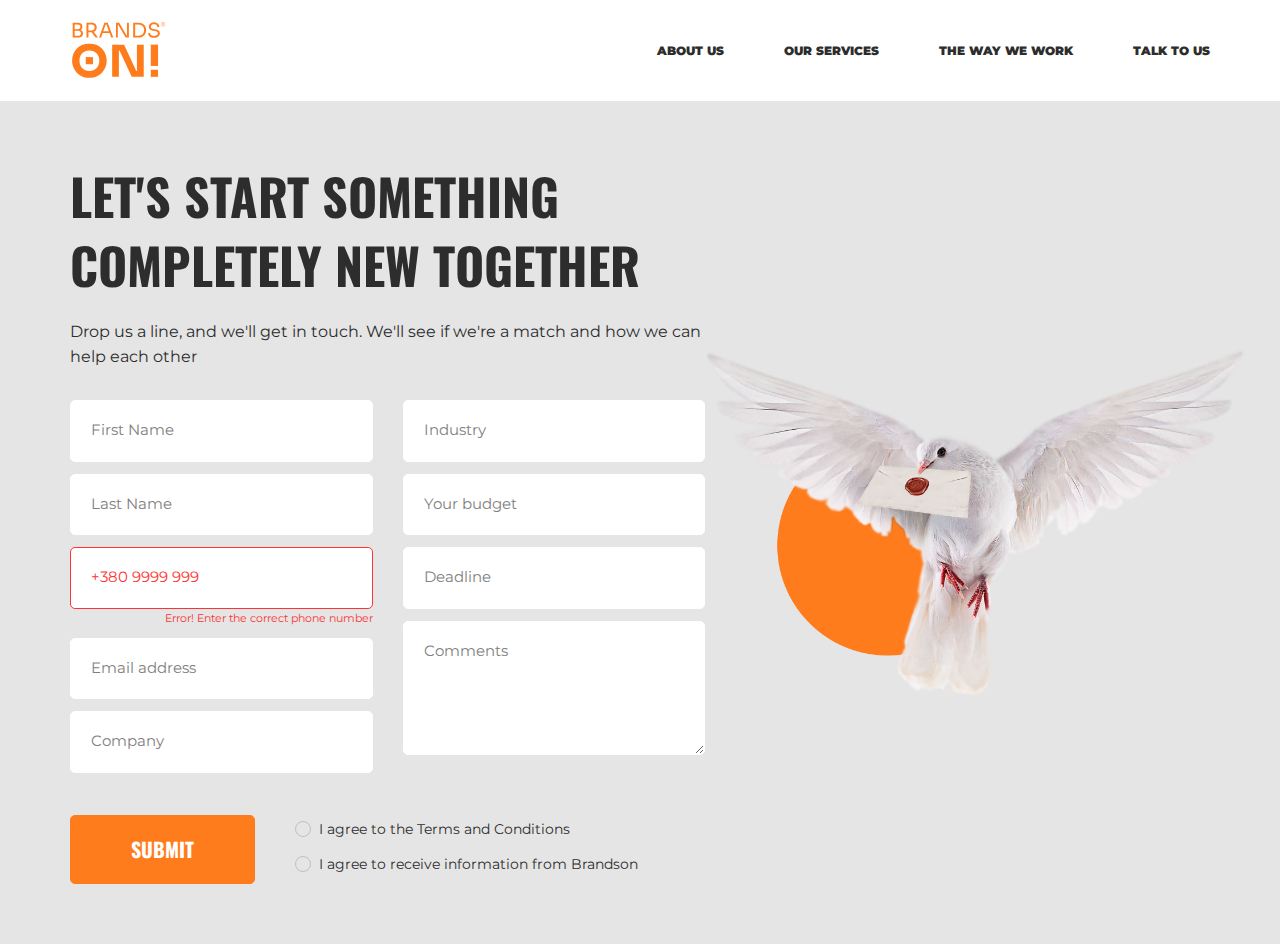
<file: form-page-01.html>
<!DOCTYPE html>
<html class="no-js  page" lang="en">
<head>
  <meta charset="utf-8">
  <title>BRANDS ON!</title>
  <meta name="description" content>
  <meta name="viewport" content="width=device-width, initial-scale=1">
  <meta name="format-detection" content="telephone=no">
  <link rel="preconnect" href="https://fonts.googleapis.com">
  <link rel="preconnect" href="https://fonts.gstatic.com" crossorigin>
  <link href="https://fonts.googleapis.com/css2?family=Montserrat:wght@400;900&family=Oswald:wght@400;500;600;700&display=swap" rel="stylesheet">
  <link href="css/style.min.css" rel="stylesheet" media="screen">
  <script>
    // Маркер работающего javascript
    document.documentElement.className = document.documentElement.className.replace('no-js', 'js');
    document.addEventListener('DOMContentLoaded', function(){
      if (window.isMobile !== undefined) {
        // console.log(isMobile);
        if(isMobile.any) {
          var rootClasses = ' is-mobile';
          for (key in isMobile) {
            if(typeof isMobile[key] === 'boolean' && isMobile[key] && key !== 'any') rootClasses += ' is-mobile--'+key;
            if(typeof isMobile[key] === 'object' && key !== 'other') {
              for (type in isMobile[key]) {
                if(isMobile[key][type]) rootClasses += ' is-mobile--'+key+'-'+type;
              }
            }
          }
          document.documentElement.className += rootClasses;
        }
      }
      else {
        console.log('Классы для мобильных не добавлены: в сборке отсутствует isMobile.js');
      }
    });
  </script>
<link rel="apple-touch-icon" sizes="180x180" href="/img/apple-touch-icon.png">
<link rel="icon" type="image/png" sizes="32x32" href="/img/favicon-32x32.png">
<link rel="icon" type="image/png" sizes="16x16" href="/img/favicon-16x16.png">
<link rel="manifest" href="/img/site.webmanifest">
<link rel="mask-icon" href="/img/safari-pinned-tab.svg" color="#ffffff">
<link rel="shortcut icon" href="/img/favicon.ico">
<meta name="msapplication-TileColor" content="#ffffff">
<meta name="msapplication-TileImage" content="/img/mstile-144x144.png">
<meta name="msapplication-config" content="/img/browserconfig.xml">
<meta name="theme-color" content="#ffffff"></head>
<body class="page__form">
  <div class="page__inner">
    <div class="page__content">
      <header class="page-header" role="banner">
        <div class="page-header__inner">
          <a href="index.html" class="logo">
            <img src="img/logo.svg" alt="logo">
          </a>
          <ul class="desktop-nav">
            <li class="desktop-nav__item">
              <a href="#" class="desktop-nav__link">About us</a>
            </li>
            <li class="desktop-nav__item">
              <a href="#" class="desktop-nav__link">Our services</a>
            </li>
            <li class="desktop-nav__item">
              <a href="#" class="desktop-nav__link">The way we work</a>
            </li>
            <li class="desktop-nav__item">
              <a href="#" class="desktop-nav__link">Talk to us</a>
            </li>
          </ul>
          <a href="#menu" data-toggle="modal" class="menu-btn">
            <svg width="77" height="24" viewbox="0 0 77 24" fill="none" xmlns="http://www.w3.org/2000/svg">
              <rect x="52" width="25" height="4" fill="#2D2D2D"/>
              <rect x="52" y="10" width="25" height="4" fill="#2D2D2D"/>
              <rect x="52" y="20" width="25" height="4" fill="#2D2D2D"/>
              <path d="M8.866 17L8.84 12.853L6.864 16.181H5.512L3.536 12.996V17H0.741V7.9H3.263L6.227 12.749L9.113 7.9H11.635L11.661 17H8.866ZM20.7103 14.686V17H13.1443V7.9H20.5413V10.214H16.1603V11.28H20.0083V13.49H16.1603V14.686H20.7103ZM30.8614 7.9V17H28.3394L24.8814 12.866V17H21.8914V7.9H24.4134L27.8714 12.034V7.9H30.8614ZM36.6946 17.208C35.2993 17.208 34.2116 16.831 33.4316 16.077C32.6516 15.323 32.2616 14.2657 32.2616 12.905V7.9H35.3296V12.814C35.3296 13.4813 35.4466 13.9667 35.6806 14.27C35.9233 14.5733 36.27 14.725 36.7206 14.725C37.1713 14.725 37.5136 14.5733 37.7476 14.27C37.9903 13.9667 38.1116 13.4813 38.1116 12.814V7.9H41.1276V12.905C41.1276 14.2657 40.7376 15.323 39.9576 16.077C39.1776 16.831 38.09 17.208 36.6946 17.208Z" fill="#2D2D2D"/>
            </svg>
          </a>
        </div>
      </header>
      <main role="main">
        <section class="fpage fpage--01">
          <div class="container">
            <div class="fpage__inner">
              <div class="fpage__image">
                <img src="img/form-img-01.png" alt>
              </div>
              <h1 class="fpage__title">Let's start something completely new together</h1>
              <p class="fpage__caption">Drop us a line, and we'll get in touch. We'll see if we're a match and how we can help each other</p>
              <form action class="form">
                <div class="form__row">
                  <div class="form__col">
                    <label class="field-text">
                      <span class="field-text__input-wrap">
                        <input class="field-text__input" type="text" placeholder="First Name" id name>
                      </span>
                    </label>
                    <label class="field-text">
                      <span class="field-text__input-wrap">
                        <input class="field-text__input" type="text" placeholder="Last Name" id name>
                      </span>
                    </label>
                    <label class="field-text field-text--error">
                      <span class="field-text__input-wrap">
                        <input class="field-text__input" type="text" placeholder="Phone number" value="+380 9999 999" id name>
                        <span class="field-text__help-text">Error! Enter the correct phone number</span>
                      </span>
                    </label>
                    <label class="field-text">
                      <span class="field-text__input-wrap">
                        <input class="field-text__input" type="text" placeholder="Email address" id name>
                      </span>
                    </label>
                    <label class="field-text">
                      <span class="field-text__input-wrap">
                        <input class="field-text__input" type="text" placeholder="Company" id name>
                      </span>
                    </label>
                  </div>
                  <div class="form__col">
                    <label class="field-text">
                      <span class="field-text__input-wrap">
                        <input class="field-text__input" type="text" placeholder="Industry" id name>
                      </span>
                    </label>
                    <label class="field-text">
                      <span class="field-text__input-wrap">
                        <input class="field-text__input" type="text" placeholder="Your budget" id name>
                      </span>
                    </label>
                    <label class="field-text">
                      <span class="field-text__input-wrap">
                        <input class="field-text__input" type="text" placeholder="Deadline" id name>
                      </span>
                    </label>
                    <label class="field-text">
                      <span class="field-text__input-wrap">
                        <textarea class="field-text__input" placeholder="Comments"></textarea>
                      </span>
                    </label>
                  </div>
                </div>
                <div class="form__action">
                  <div class="form__action-btn">
                    <button class="btn btn--main" type="submit">Submit</button>
                  </div>
                  <div class="form__action-checkbox">
                    <div class="field-checkbox">
                      <div class="field-checkbox__input-wrap">
                        <label class="field-checkbox__name">
                          <input class="field-checkbox__input" type="checkbox" id name>
                          <span class="field-checkbox__name-text">I agree to the Terms and Conditions</span>
                        </label>
                      </div>
                      <div class="field-checkbox__input-wrap">
                        <label class="field-checkbox__name">
                          <input class="field-checkbox__input" type="checkbox" id name>
                          <span class="field-checkbox__name-text">I agree to receive information from Brandson</span>
                        </label>
                      </div>
                    </div>
                  </div>
                </div>
              </form>
            </div>
          </div>
        </section>
      </main>
    </div>
  </div>
  <div id="menu" class="modal" tabindex="-1" role="dialog">
    <div class="modal__dialog" role="document">
      <div class="modal__content">
        <div class="modal__header">
          <a href="#" class="modal__close" data-dismiss="modal" aria-label="Закрыть"></a>
        </div>
        <div class="modal__body">
          <ul class="mmenu">
            <li class="mmenu__item">
              <a href="#" class="mmenu__link">About us</a>
            </li>
            <li class="mmenu__item">
              <a href="#" class="mmenu__link">Our services</a>
            </li>
            <li class="mmenu__item">
              <a href="#" class="mmenu__link">The way we work</a>
            </li>
            <li class="mmenu__item">
              <a href="#" class="mmenu__link">Talk to us</a>
            </li>
          </ul>
        </div>
        <div class="modal__footer">
          <div class="footer-box">
            <div class="footer-box__item">
              <div class="c-phones">+373 22 23 23 41</div>
              <div class="c-phones">+373 69 14 93 57</div>
            </div>
            <div class="footer-box__item">
              <a href="mailto:welcome@brandson.md" class="c-email">welcome@brandson.md</a>
            </div>
            <div class="footer-box__item">
              <div class="social-box">
                <div class="social-box__title">Talk to us</div>
                <div class="social-box__group">
                  <a href="#" target="_blanck" class="social-box__btn fa"><svg width="80" height="80"><use xmlns:xlink="http://www.w3.org/1999/xlink" xlink:href="img/sprite-svg.svg#fa"/></svg></a>
                  <a href="#" target="_blanck" class="social-box__btn youtube"><svg width="80" height="80"><use xmlns:xlink="http://www.w3.org/1999/xlink" xlink:href="img/sprite-svg.svg#youtube"/></svg></a>
                </div>
              </div>
            </div>
          </div>
        </div>
      </div>
    </div>
  </div>
  <script src="js/script.min.js"></script>
</body>
</html>
</file>
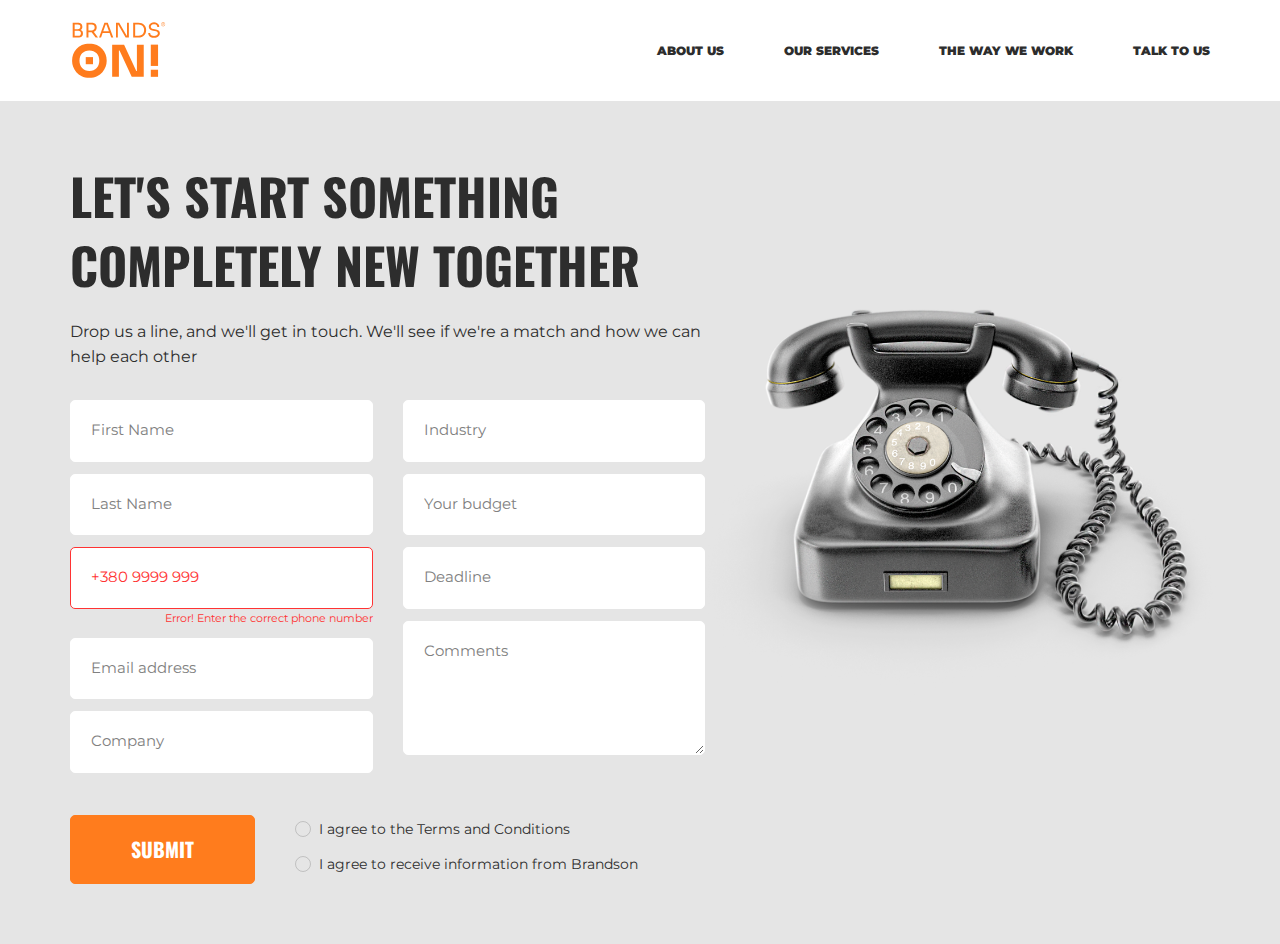
<file: form-page-02.html>
<!DOCTYPE html>
<html class="no-js  page" lang="en">
<head>
  <meta charset="utf-8">
  <title>BRANDS ON!</title>
  <meta name="description" content>
  <meta name="viewport" content="width=device-width, initial-scale=1">
  <meta name="format-detection" content="telephone=no">
  <link rel="preconnect" href="https://fonts.googleapis.com">
  <link rel="preconnect" href="https://fonts.gstatic.com" crossorigin>
  <link href="https://fonts.googleapis.com/css2?family=Montserrat:wght@400;900&family=Oswald:wght@400;500;600;700&display=swap" rel="stylesheet">
  <link href="css/style.min.css" rel="stylesheet" media="screen">
  <script>
    // Маркер работающего javascript
    document.documentElement.className = document.documentElement.className.replace('no-js', 'js');
    document.addEventListener('DOMContentLoaded', function(){
      if (window.isMobile !== undefined) {
        // console.log(isMobile);
        if(isMobile.any) {
          var rootClasses = ' is-mobile';
          for (key in isMobile) {
            if(typeof isMobile[key] === 'boolean' && isMobile[key] && key !== 'any') rootClasses += ' is-mobile--'+key;
            if(typeof isMobile[key] === 'object' && key !== 'other') {
              for (type in isMobile[key]) {
                if(isMobile[key][type]) rootClasses += ' is-mobile--'+key+'-'+type;
              }
            }
          }
          document.documentElement.className += rootClasses;
        }
      }
      else {
        console.log('Классы для мобильных не добавлены: в сборке отсутствует isMobile.js');
      }
    });
  </script>
<link rel="apple-touch-icon" sizes="180x180" href="/img/apple-touch-icon.png">
<link rel="icon" type="image/png" sizes="32x32" href="/img/favicon-32x32.png">
<link rel="icon" type="image/png" sizes="16x16" href="/img/favicon-16x16.png">
<link rel="manifest" href="/img/site.webmanifest">
<link rel="mask-icon" href="/img/safari-pinned-tab.svg" color="#ffffff">
<link rel="shortcut icon" href="/img/favicon.ico">
<meta name="msapplication-TileColor" content="#ffffff">
<meta name="msapplication-TileImage" content="/img/mstile-144x144.png">
<meta name="msapplication-config" content="/img/browserconfig.xml">
<meta name="theme-color" content="#ffffff"></head>
<body class="page__form">
  <div class="page__inner">
    <div class="page__content">
      <header class="page-header" role="banner">
        <div class="page-header__inner">
          <a href="index.html" class="logo">
            <img src="img/logo.svg" alt="logo">
          </a>
          <ul class="desktop-nav">
            <li class="desktop-nav__item">
              <a href="#" class="desktop-nav__link">About us</a>
            </li>
            <li class="desktop-nav__item">
              <a href="#" class="desktop-nav__link">Our services</a>
            </li>
            <li class="desktop-nav__item">
              <a href="#" class="desktop-nav__link">The way we work</a>
            </li>
            <li class="desktop-nav__item">
              <a href="#" class="desktop-nav__link">Talk to us</a>
            </li>
          </ul>
          <a href="#menu" data-toggle="modal" class="menu-btn">
            <svg width="77" height="24" viewbox="0 0 77 24" fill="none" xmlns="http://www.w3.org/2000/svg">
              <rect x="52" width="25" height="4" fill="#2D2D2D"/>
              <rect x="52" y="10" width="25" height="4" fill="#2D2D2D"/>
              <rect x="52" y="20" width="25" height="4" fill="#2D2D2D"/>
              <path d="M8.866 17L8.84 12.853L6.864 16.181H5.512L3.536 12.996V17H0.741V7.9H3.263L6.227 12.749L9.113 7.9H11.635L11.661 17H8.866ZM20.7103 14.686V17H13.1443V7.9H20.5413V10.214H16.1603V11.28H20.0083V13.49H16.1603V14.686H20.7103ZM30.8614 7.9V17H28.3394L24.8814 12.866V17H21.8914V7.9H24.4134L27.8714 12.034V7.9H30.8614ZM36.6946 17.208C35.2993 17.208 34.2116 16.831 33.4316 16.077C32.6516 15.323 32.2616 14.2657 32.2616 12.905V7.9H35.3296V12.814C35.3296 13.4813 35.4466 13.9667 35.6806 14.27C35.9233 14.5733 36.27 14.725 36.7206 14.725C37.1713 14.725 37.5136 14.5733 37.7476 14.27C37.9903 13.9667 38.1116 13.4813 38.1116 12.814V7.9H41.1276V12.905C41.1276 14.2657 40.7376 15.323 39.9576 16.077C39.1776 16.831 38.09 17.208 36.6946 17.208Z" fill="#2D2D2D"/>
            </svg>
          </a>
        </div>
      </header>
      <main role="main">
        <section class="fpage fpage--02">
          <div class="container">
            <div class="fpage__inner">
              <div class="fpage__image">
                <img src="img/form-img-02.png" alt>
              </div>
              <h1 class="fpage__title">Let's start something completely new together</h1>
              <p class="fpage__caption">Drop us a line, and we'll get in touch. We'll see if we're a match and how we can help each other</p>
              <form action class="form">
                <div class="form__row">
                  <div class="form__col">
                    <label class="field-text">
                      <span class="field-text__input-wrap">
                        <input class="field-text__input" type="text" placeholder="First Name" id name>
                      </span>
                    </label>
                    <label class="field-text">
                      <span class="field-text__input-wrap">
                        <input class="field-text__input" type="text" placeholder="Last Name" id name>
                      </span>
                    </label>
                    <label class="field-text field-text--error">
                      <span class="field-text__input-wrap">
                        <input class="field-text__input" type="text" placeholder="Phone number" value="+380 9999 999" id name>
                        <span class="field-text__help-text">Error! Enter the correct phone number</span>
                      </span>
                    </label>
                    <label class="field-text">
                      <span class="field-text__input-wrap">
                        <input class="field-text__input" type="text" placeholder="Email address" id name>
                      </span>
                    </label>
                    <label class="field-text">
                      <span class="field-text__input-wrap">
                        <input class="field-text__input" type="text" placeholder="Company" id name>
                      </span>
                    </label>
                  </div>
                  <div class="form__col">
                    <label class="field-text">
                      <span class="field-text__input-wrap">
                        <input class="field-text__input" type="text" placeholder="Industry" id name>
                      </span>
                    </label>
                    <label class="field-text">
                      <span class="field-text__input-wrap">
                        <input class="field-text__input" type="text" placeholder="Your budget" id name>
                      </span>
                    </label>
                    <label class="field-text">
                      <span class="field-text__input-wrap">
                        <input class="field-text__input" type="text" placeholder="Deadline" id name>
                      </span>
                    </label>
                    <label class="field-text">
                      <span class="field-text__input-wrap">
                        <textarea class="field-text__input" placeholder="Comments"></textarea>
                      </span>
                    </label>
                  </div>
                </div>
                <div class="form__action">
                  <div class="form__action-btn">
                    <button class="btn btn--main" type="submit">Submit</button>
                  </div>
                  <div class="form__action-checkbox">
                    <div class="field-checkbox">
                      <div class="field-checkbox__input-wrap">
                        <label class="field-checkbox__name">
                          <input class="field-checkbox__input" type="checkbox" id name>
                          <span class="field-checkbox__name-text">I agree to the Terms and Conditions</span>
                        </label>
                      </div>
                      <div class="field-checkbox__input-wrap">
                        <label class="field-checkbox__name">
                          <input class="field-checkbox__input" type="checkbox" id name>
                          <span class="field-checkbox__name-text">I agree to receive information from Brandson</span>
                        </label>
                      </div>
                    </div>
                  </div>
                </div>
              </form>
            </div>
          </div>
        </section>
      </main>
    </div>
  </div>
  <div id="menu" class="modal" tabindex="-1" role="dialog">
    <div class="modal__dialog" role="document">
      <div class="modal__content">
        <div class="modal__header">
          <a href="#" class="modal__close" data-dismiss="modal" aria-label="Закрыть"></a>
        </div>
        <div class="modal__body">
          <ul class="mmenu">
            <li class="mmenu__item">
              <a href="#" class="mmenu__link">About us</a>
            </li>
            <li class="mmenu__item">
              <a href="#" class="mmenu__link">Our services</a>
            </li>
            <li class="mmenu__item">
              <a href="#" class="mmenu__link">The way we work</a>
            </li>
            <li class="mmenu__item">
              <a href="#" class="mmenu__link">Talk to us</a>
            </li>
          </ul>
        </div>
        <div class="modal__footer">
          <div class="footer-box">
            <div class="footer-box__item">
              <div class="c-phones">+373 22 23 23 41</div>
              <div class="c-phones">+373 69 14 93 57</div>
            </div>
            <div class="footer-box__item">
              <a href="mailto:welcome@brandson.md" class="c-email">welcome@brandson.md</a>
            </div>
            <div class="footer-box__item">
              <div class="social-box">
                <div class="social-box__title">Talk to us</div>
                <div class="social-box__group">
                  <a href="#" target="_blanck" class="social-box__btn fa"><svg width="80" height="80"><use xmlns:xlink="http://www.w3.org/1999/xlink" xlink:href="img/sprite-svg.svg#fa"/></svg></a>
                  <a href="#" target="_blanck" class="social-box__btn youtube"><svg width="80" height="80"><use xmlns:xlink="http://www.w3.org/1999/xlink" xlink:href="img/sprite-svg.svg#youtube"/></svg></a>
                </div>
              </div>
            </div>
          </div>
        </div>
      </div>
    </div>
  </div>
  <script src="js/script.min.js"></script>
</body>
</html>
</file>
<file: css/blocks-library.css>
.blocks-library__item{position:relative;padding:1rem;border:2px dashed #ccc;margin:2.5em 0}.blocks-library__item:before{content:attr(data-name);position:absolute;top:-1em;left:0;font-weight:700;text-transform:lowercase;font-size:1.7rem;line-height:2rem;height:2rem;text-align:right;white-space:nowrap;color:#999}.blocks-library__item-title{margin:.3em 0}.blocks-library__code-wrapper{position:relative}.blocks-library__code-show-trigger{display:block;width:3rem;height:20px;cursor:pointer;margin-bottom:.3em}.blocks-library__code-icon{display:block;width:3rem;height:2px;background-color:#999}.blocks-library__code-icon:after,.blocks-library__code-icon:before{position:absolute;background-color:#999;width:3rem;height:2px;left:0;content:''}.blocks-library__code-icon:before{top:8px}.blocks-library__code-icon:after{top:16px}.blocks-library__code{overflow:hidden}.js .blocks-library__code{max-height:0;-webkit-transition-duration:.3s;transition-duration:.3s;-webkit-transition-timing-function:cubic-bezier(0,1,.5,1);transition-timing-function:cubic-bezier(0,1,.5,1)}.js .blocks-library__code--shown{-webkit-transition-duration:.3s;transition-duration:.3s;-webkit-transition-timing-function:ease-in;transition-timing-function:ease-in;max-height:1000px}.blocks-library__code pre{max-height:500px}.blocks-library__menu-toggler{position:fixed;-webkit-backface-visibility:hidden;backface-visibility:hidden;bottom:0;left:0;background-color:#000;width:40px;height:40px;padding:5px}.off-canvas--open .blocks-library__menu-toggler{display:none}.blocks-library__menu-toggler>span,.blocks-library__menu-toggler>span:after,.blocks-library__menu-toggler>span:before{background-color:#fff}@media (min-width:768px){.blocks-library__item{padding:1.5rem 2rem 1.5rem 5rem;margin:5rem 0}.blocks-library__item:before{left:2.5rem;top:20rem;width:21rem;-webkit-transform:rotate(-90deg);transform:rotate(-90deg);-webkit-transform-origin:0 100%;transform-origin:0 100%}.blocks-library__code-show-trigger{position:absolute;top:-1.8rem;left:-4rem}}
</file>
<file: css/style.min.css>
@charset "UTF-8";/*!*
 * ВНИМАНИЕ! Этот файл генерируется автоматически.
 * Не пишите сюда ничего вручную, все такие правки будут потеряны.
 * Читайте ./README.md для понимания.
 */@-ms-viewport{width:device-width}.page{-webkit-box-sizing:border-box;box-sizing:border-box;font-size:10px;-webkit-tap-highlight-color:transparent;-ms-overflow-style:scrollbar;-ms-text-size-adjust:100%;min-width:320px;min-height:100%}.page__inner{min-height:100vh;display:-webkit-box;display:-ms-flexbox;display:flex;-webkit-box-orient:vertical;-webkit-box-direction:normal;-ms-flex-direction:column;flex-direction:column}.page__content{-webkit-box-flex:1;-ms-flex-positive:1;flex-grow:1}.page__footer-wrapper{-ms-flex-negative:0;flex-shrink:0}.page__form{background:#E5E5E5}.page__form .page-header{background-color:#fff;padding:18px 0;position:static}.page__form .page-header__inner{width:100%;margin-left:auto;margin-right:auto;padding-left:15px;padding-right:15px;display:-webkit-box;display:-ms-flexbox;display:flex}.page__form .desktop-nav__link{color:#2D2D2D}*,:after,:before{-webkit-box-sizing:inherit;box-sizing:inherit}body{display:-webkit-box;display:-ms-flexbox;display:flex;-webkit-box-orient:vertical;-webkit-box-direction:normal;-ms-flex-direction:column;flex-direction:column;background-color:#fff;margin:0;min-height:100%}[tabindex='-1']:focus{outline:0!important}[role=button]{cursor:pointer}input[type=search]{-webkit-appearance:textfield}[role=button],a,button,input,label,select,textarea{-ms-touch-action:manipulation;touch-action:manipulation}a svg,button svg{pointer-events:none}img{max-width:100%;height:auto}body{font-family:Montserrat,sans-serif;font-size:14px;line-height:1.375em;color:#2D2D2D}h1,h2,h3,h4,h5,h6{font-family:Oswald,sans-serif;font-weight:700;line-height:1.375em;color:currentColor}h1,h2,h3{margin-top:1.375em;margin-bottom:.6875em}h4,h5,h6{margin-top:.6875em;margin-bottom:.6875em}h1{font-size:2.25em}h2{font-size:1.875em}h3{font-size:1.5em}h4{font-size:1.25em}h5,h6{font-size:1em}address,blockquote,dl,figure,ol,p,pre,ul{margin-top:.6875em;margin-bottom:.6875em}address{font-style:normal}ol,ul{padding-left:1.2em}ol ol,ol ul,ul ol,ul ul{margin-top:0;margin-bottom:0}li{line-height:inherit}dt{font-weight:700}dd{margin-left:0}dd+dt{margin-top:.6875em}hr{margin-top:1.375em;margin-bottom:1.375em;border:0;border-top:1px solid #999}small{font-size:.75em}sub,sup{font-size:70%}mark{background:#fcf8e3;padding:.1em .3em}b,strong{font-weight:bolder}abbr[title]{-webkit-text-decoration:underline dotted;text-decoration:underline dotted}blockquote{padding:0;margin-left:0;margin-right:0}code,kbd,pre,samp{font-family:Menlo,Monaco,Consolas,"Liberation Mono","Courier New",monospace}code,kbd{padding:.06em .3em;color:#2D2D2D;background-color:#e6e6e6;border-radius:5px}kbd kbd{padding:0}pre{display:block;width:100%;overflow-x:auto;-moz-tab-size:2;-o-tab-size:2;tab-size:2}.page-header{position:absolute;top:0;left:0;right:0;width:100%;padding:48px 50px;z-index:2}.page-header__inner{display:-webkit-box;display:-ms-flexbox;display:flex;-webkit-box-align:center;-ms-flex-align:center;align-items:center;-webkit-box-pack:justify;-ms-flex-pack:justify;justify-content:space-between}.page-header .menu-btn{display:none}.desktop-nav{list-style:none;margin:0;padding:0;display:-webkit-box;display:-ms-flexbox;display:flex}.desktop-nav__item:not(:first-child){margin-left:60px}.desktop-nav__link{font-weight:900;display:block;text-decoration:none;color:#fff;font-size:12px;text-transform:uppercase}.page-footer{background-size:cover;background-repeat:no-repeat;background-position:top center}.page-footer__top{padding:120px 0;display:-webkit-box;display:-ms-flexbox;display:flex;-ms-flex-wrap:wrap;flex-wrap:wrap;-webkit-box-pack:justify;-ms-flex-pack:justify;justify-content:space-between;-webkit-box-align:center;-ms-flex-align:center;align-items:center}.page-footer .logo img{width:226px}.page-footer .copyright{text-align:center;text-transform:uppercase;font-family:Oswald,sans-serif;font-weight:400;font-size:20px;color:#fff;border-top:4px solid #fff;line-height:1.3;padding:20px 0}.logo{display:block;white-space:nowrap}.btn{-webkit-box-sizing:border-box;box-sizing:border-box;display:inline-block;margin:0;padding:20px 60px;white-space:nowrap;vertical-align:middle;-webkit-user-select:none;-moz-user-select:none;-ms-user-select:none;user-select:none;text-align:center;font-size:20px;font-family:Oswald,sans-serif;font-weight:700;line-height:1.375em;text-decoration:none;text-transform:uppercase;color:#2D2D2D;border-radius:5px;border:1px solid #ccc;background-color:#e6e6e6;background-image:none;cursor:pointer;-webkit-transition:all .3s;transition:all .3s}.btn:focus,.btn:hover{text-decoration:none;color:#2D2D2D;background-color:#ccc;border-color:#adadad}.btn:active,.btn:focus{outline:0;-webkit-box-shadow:0 0 0 2px rgba(255,124,29,.7);box-shadow:0 0 0 2px rgba(255,124,29,.7)}.btn--disabled,.btn:disabled{opacity:.7;cursor:not-allowed;color:#2D2D2D;background-color:#e6e6e6;border-color:#ccc}a.btn--disabled{pointer-events:none}.btn--main{color:#fff;background-color:#FF7C1D;border:1px solid #FF7C1D}.btn--main:focus,.btn--main:hover{color:#fff;background-color:#e96200;border-color:#df5e00}.btn--main--disabled,.btn--main:disabled{color:#fff;background-color:#FF7C1D;border-color:#FF7C1D}.temp-icon-left-arrow{background-image:url(../img/sprite-028421359435789073.png);background-position:0 0;width:32px;height:32px}.temp-icon-right-arrow{background-image:url(../img/sprite-028421359435789073.png);background-position:-36px 0;width:32px;height:32px}.field-text{display:block;margin-bottom:12px}.field-text__name{display:block;margin-bottom:.4em;line-height:1.375em;font-weight:700}.field-text__input-wrap{display:block}.field-text__input{display:inline-block;vertical-align:middle;width:100%;padding:19px 20px 20px;margin:0;line-height:1.375em;font-size:15px;font-family:inherit;background-color:#fff;border:1px solid #fff;border-radius:5px;-webkit-appearance:textfield;-moz-appearance:textfield;appearance:textfield}.field-text__input:focus{outline:0;-webkit-box-shadow:0 0 0 2px rgba(255,124,29,.7);box-shadow:0 0 0 2px rgba(255,124,29,.7)}.field-text__input[disabled],.field-text__input[readonly]{cursor:default;background-color:#ccc}.field-text__input[type=search]::-webkit-search-cancel-button,.field-text__input[type=search]::-webkit-search-decoration{-webkit-appearance:none}.field-text__input[type=color]{padding:0}.field-text__input::-webkit-input-placeholder{color:gray;opacity:1}.field-text__input::-moz-placeholder{color:gray;opacity:1}.field-text__input::-ms-input-placeholder{color:gray;opacity:1}.field-text__input::placeholder{color:gray;opacity:1}textarea.field-text__input{height:auto;min-height:calc(3.35em + 2px);resize:vertical}.field-text__help-text{display:block;padding-top:.4em;font-size:.75em;line-height:1.2em;color:gray}.field-text__help-text:empty{display:none}.field-text--error .field-text__help-text,.field-text--error .field-text__input,.field-text--error .field-text__name{color:#F33}.field-text--error .field-text__help-text{text-align:right}.field-text--error .field-text__input{border-color:#F33}.field-checkbox{display:block;margin-bottom:.6875em}.field-checkbox__title{display:block;font-weight:700;line-height:1.375em;margin-bottom:.4em}.field-checkbox__input-wrap{margin-top:5px}.field-checkbox__input-wrap+.field-checkbox__input-wrap{margin-top:16px}.field-checkbox__name{position:relative;display:inline-block;padding-left:1.7em;margin-right:.6em;font-weight:400;line-height:1.375em}.field-checkbox__name-text:before{content:'';position:absolute;top:.1em;left:0;width:16px;height:16px;border:1px solid rgba(45,45,45,.2);border-radius:50%}input:checked~.field-checkbox__name-text:before{background-color:#fff;border-color:#fff}input:focus~.field-checkbox__name-text:before{outline:0;-webkit-box-shadow:0 0 0 2px rgba(255,124,29,.7);box-shadow:0 0 0 2px rgba(255,124,29,.7)}.field-checkbox__name-text:after{content:'';position:absolute;top:calc(0.1em + 1px);left:3px;width:14px;height:6px;opacity:0;border-left:2px solid #FF7C1D;border-bottom:2px solid #FF7C1D;-webkit-transform:rotate(-45deg);transform:rotate(-45deg);-webkit-transition:opacity .3s;transition:opacity .3s}input:checked~.field-checkbox__name-text:after{opacity:1}.field-checkbox__input{position:absolute;top:.7em;left:0;padding:0;margin:0;-webkit-transform:translateY(-50%);transform:translateY(-50%);opacity:0}.field-checkbox__input:active,.field-checkbox__input:focus{outline:0;-webkit-box-shadow:0 0 0 2px rgba(255,124,29,.7);box-shadow:0 0 0 2px rgba(255,124,29,.7)}.field-checkbox__help-text-wrap{padding-left:1.5em}.field-checkbox__help-text{display:block;padding-top:.4em;font-size:.75em;line-height:1.2em;color:gray}.field-checkbox__help-text:empty{display:none}.field-checkbox__input-wrap--error .field-checkbox__help-text,.field-checkbox__input-wrap--error .field-checkbox__name-text{color:#F33}.field-radio{display:block;margin-bottom:.6875em}.field-radio__title{display:block;font-weight:700;line-height:1.375em;margin-bottom:.4em}.field-radio__input-wrap+.field-radio__input-wrap{margin-top:.6875em}.field-radio__name{position:relative;display:inline-block;padding-left:1.5em;margin-right:.6em;font-weight:400;line-height:1.375em}.field-radio__name-text:before{content:'';position:absolute;top:.1em;left:0;width:14px;height:14px;border:2px solid;border-radius:50%}input:focus~.field-radio__name-text:before{outline:0;-webkit-box-shadow:0 0 0 2px rgba(255,124,29,.7);box-shadow:0 0 0 2px rgba(255,124,29,.7)}.field-radio__name-text:after{content:'';position:absolute;top:calc(0.1em + 4px);left:4px;width:6px;height:6px;opacity:0;border-radius:50%;background-color:currentColor;-webkit-transition:opacity .3s;transition:opacity .3s}input:checked~.field-radio__name-text:after{opacity:1}.field-radio__input{position:absolute;top:.8em;left:0;padding:0;margin:0;-webkit-transform:translateY(-50%);transform:translateY(-50%);opacity:0}.field-radio__input:active,.field-radio__input:focus{outline:0;-webkit-box-shadow:0 0 0 2px rgba(255,124,29,.7);box-shadow:0 0 0 2px rgba(255,124,29,.7)}.field-radio__help-text-wrap{padding-left:1.5em}.field-radio__help-text{display:block;padding-top:.4em;font-size:.75em;line-height:1.2em;color:gray}.field-radio__help-text:empty{display:none}.field-radio__input-wrap--error .field-radio__help-text,.field-radio__input-wrap--error .field-radio__name-text{color:#F33}.field-file{display:block;margin-bottom:.6875em}.field-file__name{display:block;margin-bottom:.4em;line-height:1.375em;font-weight:700}.field-file__input-wrap{display:block;position:relative}.field-file__input{position:absolute;width:1px;height:1px;opacity:0}.field-file__input:active~.field-file__name-text,.field-file__input:focus~.field-file__name-text{outline:0;-webkit-box-shadow:0 0 0 2px rgba(255,124,29,.7);box-shadow:0 0 0 2px rgba(255,124,29,.7)}.field-file__name-text{position:relative;display:-webkit-box;display:-ms-flexbox;display:flex;-webkit-box-align:baseline;-ms-flex-align:baseline;align-items:baseline;width:100%;background-color:#fff;border:1px solid #999;border-radius:5px;white-space:nowrap;overflow:hidden;text-overflow:ellipsis;cursor:pointer}.field-file__name-text:before{content:attr(data-button-text);display:block;background-color:#e6e6e6;border-right:1px solid #999;margin-right:.7em;line-height:1.375em;padding:.3em .7em;border-top-left-radius:5px;border-bottom-left-radius:5px}.field-file__name-text:focus:before,.field-file__name-text:hover:before{background-color:#ccc}.field-file__help-text{display:block;padding-top:.4em;font-size:.75em;line-height:1.2em;color:gray}.field-file__help-text:empty{display:none}.field-file--error .field-file__help-text,.field-file--error .field-file__input,.field-file--error .field-file__name,.field-file--error .field-file__name-text{color:#F33}.field-file--error .field-file__name-text{border-color:#F33;background-color:#ffe6e6}.field-select{display:block;margin-bottom:.6875em}.field-select__name{display:block;margin-bottom:.4em;line-height:1.375em;font-weight:700}.field-select__select{display:inline-block;vertical-align:middle;width:100%;line-height:1.375em;padding:.3em .7em;font-size:inherit;font-family:inherit;border:1px solid #999;border-radius:5px;-webkit-appearance:none;-moz-appearance:none;appearance:none;background-color:#fff;background-image:url("data:image/svg+xml;charset=utf-8,%3Csvg xmlns='http://www.w3.org/2000/svg' viewBox='0 0 17 11' width='17' height='11'%3E%3Cpath fill='%23B1B1B1' d='M.202 1.97L1.956.204A.61.61 0 0 1 2.43 0a.61.61 0 0 1 .47.204L8.5 5.84 14.1.204A.61.61 0 0 1 14.57 0a.61.61 0 0 1 .474.204l1.754 1.766a.618.618 0 0 1 .202.473.62.62 0 0 1-.202.476l-7.826 7.875A.61.61 0 0 1 8.5 11a.61.61 0 0 1-.472-.204L.202 2.92A.618.618 0 0 1 0 2.444c0-.203.067-.34.202-.475z'/%3E%3C/svg%3E");background-repeat:no-repeat;background-position:right .3em center;background-size:1.063em .688em}.field-select__select[multiple]{background-image:none;min-height:6.8em}.field-select__select::-ms-expand{display:none}.field-select__select:active,.field-select__select:focus{outline:0;-webkit-box-shadow:0 0 0 2px rgba(255,124,29,.7);box-shadow:0 0 0 2px rgba(255,124,29,.7)}.field-select__select[disabled],.field-select__select[readonly]{cursor:default;background-color:#e6e6e6}.field-select__help-text{display:block;padding-top:.4em;font-size:.75em;line-height:1.2em;color:gray}.field-select__help-text:empty{display:none}.field-select--error .field-select__help-text,.field-select--error .field-select__name,.field-select--error .field-select__select{color:#F33}.field-select--error .field-select__select{border-color:#F33;background-color:#ffe6e6}.field-actions{display:block;margin-top:1.375em;margin-bottom:.6875em}.field-actions .btn{margin-bottom:.6875em}.field-actions__text{display:block;margin-top:.6875em;margin-bottom:.6875em;font-size:.75em;color:gray;line-height:1.2em}.form__fieldset{min-width:0;padding:0;margin:0;border:0}.form__fieldset:not(:last-child){margin-bottom:1.375em}.form__legend{display:block;width:100%;margin-top:1.375em;margin-bottom:.6875em;font-size:1.5em;font-family:Oswald,sans-serif;font-weight:700;line-height:1.375em;color:currentColor}.form__row{display:-webkit-box;display:-ms-flexbox;display:flex;-ms-flex-wrap:wrap;flex-wrap:wrap;margin-left:-15px;margin-right:-15px}.form__row>*{-ms-flex-preferred-size:100%;flex-basis:100%}.form__col{-webkit-box-flex:0;-ms-flex:0 0 100%;flex:0 0 100%;max-width:100%;padding-left:15px;padding-right:15px}.form__col textarea{min-height:134px}.form__action{margin-top:30px}.form__action-btn{margin-bottom:30px}.form__action-btn .btn{width:100%}.code{display:block;width:100%;max-height:50rem;padding:1em;margin-bottom:.6875em;overflow-x:auto;background-color:#e6e6e6;border-radius:5px;border:1px solid #ccc;white-space:normal;-moz-tab-size:2;-o-tab-size:2;tab-size:2}.code code{display:block;padding:0;white-space:pre;background-color:transparent}.thumb{display:inline-block;padding:.4rem;line-height:1.375em;background-color:#fff;border:1px solid #999;border-radius:5px;-webkit-transition:all .3s;transition:all .3s}.alert{position:relative;padding:.7em 1em;margin-top:1em;margin-bottom:1em;border:1px solid #ccc;border-radius:5px;color:#2D2D2D;background-color:#e6e6e6}.alert>:first-child{margin-top:0}.alert>:last-child{margin-bottom:0}.alert__header{display:block;margin-top:0;margin-bottom:.2em;font-size:1.5em;font-weight:400;line-height:1.4;color:inherit}.alert--danger{background-color:#F33;border:1px solid red;color:#fff}.alert--danger a{color:inherit;text-decoration:underline}.alert--danger a:focus,.alert--danger a:hover{text-decoration:none}.alert--success{background-color:#5cb75c;border:1px solid #449c44;color:#fff}.alert--success a{color:inherit;text-decoration:underline}.alert--success a:focus,.alert--success a:hover{text-decoration:none}.alert--warning{background-color:#fcedd9;border:1px solid #f8d8ab;color:#2D2D2D}.to-top{position:fixed;right:1rem;bottom:1rem;z-index:1;width:4rem;height:4rem;border-radius:50%;background-color:#000;color:transparent;font:0/0 a;background-image:url("data:image/svg+xml,%3Csvg xmlns='http://www.w3.org/2000/svg' viewBox='0 0 17 11' width='17' height='11'%3E%3Cpath fill='%23fff' d='M.202 1.97L1.956.204A.61.61 0 0 1 2.43 0a.61.61 0 0 1 .47.204L8.5 5.84 14.1.204A.61.61 0 0 1 14.57 0a.61.61 0 0 1 .474.204l1.754 1.766a.618.618 0 0 1 .202.473.62.62 0 0 1-.202.476l-7.826 7.875A.61.61 0 0 1 8.5 11a.61.61 0 0 1-.472-.204L.202 2.92A.618.618 0 0 1 0 2.444c0-.203.067-.34.202-.475z'/%3E%3C/svg%3E");background-repeat:no-repeat;background-position:center;-webkit-transform:rotate(180deg);transform:rotate(180deg)}.js .to-top{display:none}.dropdown{position:relative;display:inline-block}.dropdown__menu{position:absolute;z-index:-1;top:100%;left:0;max-width:90vw;width:1px;margin:0;background-color:#fff;color:#2D2D2D;opacity:0;visibility:hidden;overflow:hidden;-webkit-transition:opacity .3s;transition:opacity .3s}.dropdown__menu--up{top:auto;bottom:100%}.dropdown__menu--right{left:auto;right:0}.dropdown--open .dropdown__menu{z-index:1;visibility:visible;opacity:1;width:auto}.menu{min-width:10em;margin:0;padding:.3em 0;list-style:none}.menu__item--separator:not(:last-child){padding-bottom:.3em;margin-bottom:.3em;border-bottom:1px solid #999}.menu__link{display:block;white-space:nowrap;width:100%;overflow:hidden;text-overflow:ellipsis;padding:.3em 1em;color:#2D2D2D;text-decoration:none}.label{display:inline-block;position:relative;margin:0 .1em;vertical-align:baseline;line-height:1;padding:.25em .4em .2em;background-color:#e6e6e6;color:#2D2D2D;text-decoration:none;text-transform:none;font-weight:700;font-size:.75em;white-space:nowrap;border-radius:5px}.label:focus,.label:hover{color:#2D2D2D;text-decoration:none}.loader{display:inline-block}.loader:before{content:'';display:block;width:1em;height:1em;border:3px solid #e6e6e6;border-top:3px solid #ccc;border-radius:50%;-webkit-animation:loader-rotate 1s linear infinite;animation:loader-rotate 1s linear infinite}@-webkit-keyframes loader-rotate{0%{-webkit-transform:rotate(0);transform:rotate(0)}100%{-webkit-transform:rotate(360deg);transform:rotate(360deg)}}@keyframes loader-rotate{0%{-webkit-transform:rotate(0);transform:rotate(0)}100%{-webkit-transform:rotate(360deg);transform:rotate(360deg)}}.table{border-collapse:collapse;width:100%;border:1px solid #999;margin:1.375em 0}.table caption{padding-top:.4em;text-align:right;caption-side:bottom;font-size:.75em;line-height:1em;color:gray}.table td,.table th{padding:.3em .7em;vertical-align:top;border-bottom:1px solid #999}.table td:not(:first-child),.table th:not(:first-child){border-left:1px solid #999}.table th{text-align:left}.table-mobile-scroll{display:block;width:100%;overflow-x:auto;margin-top:1.375em;margin-bottom:1.375em;border:1px solid #999}.table-mobile-scroll table{margin:0;border:0!important;width:100%}.table-mobile-scroll tbody:last-child tr:last-child td,.table-mobile-scroll tbody:last-child tr:last-child th,.table-mobile-scroll tfoot:last-child tr:last-child td,.table-mobile-scroll tfoot:last-child tr:last-child th,.table-mobile-scroll thead:last-child tr:last-child td,.table-mobile-scroll thead:last-child tr:last-child th{border-bottom:0}.table-mobile-scroll caption{text-align:left;padding:.4em;border-bottom:1px solid #999;caption-side:top}.pagination{display:-webkit-box;display:-ms-flexbox;display:flex;-ms-flex-wrap:wrap;flex-wrap:wrap;margin-top:1.375em;margin-bottom:1.375em}.pagination__item{display:block;padding:.5em;min-width:2.5em;border:1px solid #999;text-decoration:none;text-align:center;color:#2D2D2D}.pagination__item+.pagination__item{border-left:0}.pagination__item:focus,.pagination__item:hover{text-decoration:none;color:#2D2D2D}.pagination__item--active,a.pagination__item:focus,a.pagination__item:hover{background-color:#e6e6e6}.breadcrumbs{padding:0;list-style:none;margin:1.375em 0}.breadcrumbs__item{display:inline-block;margin-right:.6em;white-space:nowrap}.breadcrumbs__item:not(:last-child):after{content:'>';display:inline-block;margin-left:.8em;color:gray}.breadcrumbs__link,.breadcrumbs__link:focus,.breadcrumbs__link:hover{color:#2D2D2D;text-decoration:none}.media{display:-webkit-box;display:-ms-flexbox;display:flex;margin-top:1.375em;margin-bottom:1.375em}.media__picture{-ms-flex-negative:0;flex-shrink:0;margin-right:1em}.media__body{-webkit-box-flex:1;-ms-flex-positive:1;flex-grow:1}.media__body :first-child{margin-top:0}.js-modal-open{overflow:hidden}.modal{display:none;overflow:hidden;position:fixed;top:0;right:0;bottom:0;left:0;z-index:100;-webkit-overflow-scrolling:touch}.js-modal-open .modal{overflow-x:hidden;overflow-y:auto}.modal__dialog{position:relative;margin:0;width:100%;height:100%}.modal__content{position:relative;display:-webkit-box;display:-ms-flexbox;display:flex;-webkit-box-orient:vertical;-webkit-box-direction:normal;-ms-flex-direction:column;flex-direction:column;min-width:100%;min-height:100%;background-color:#fff;outline:0}.modal__header{height:55px;padding:0;-ms-flex-negative:0;flex-shrink:0}.modal__title{margin-top:.6875em;margin-bottom:.6875em;font-size:1.25em;line-height:1.4;font-weight:700;color:currentColor}.modal__close{position:absolute!important;top:0;right:0;background-color:#F3F3F3;color:#C4C4C4;background-image:url(../img/close.svg);background-repeat:no-repeat;background-position:center;width:103px;height:55px}.modal__body{-webkit-box-align:center;-ms-flex-align:center;align-items:center;-webkit-box-pack:center;-ms-flex-pack:center;justify-content:center;padding:0 10px;-webkit-box-flex:1;-ms-flex-positive:1;flex-grow:1;display:-webkit-box;display:-ms-flexbox;display:flex}.modal__footer{padding:25px;-ms-flex-negative:0;flex-shrink:0;text-align:center}.modal__footer .footer-box{border-top:1px solid #C4C4C4;padding-top:33px}.modal__footer .footer-box__item{margin-bottom:35px}.modal__footer .c-phones{color:#2D2D2D;margin-bottom:10px}.modal__backdrop{position:fixed;top:0;right:0;bottom:0;left:0;z-index:99;background-color:rgba(0,0,0,.7)}.mmenu{list-style:none;text-align:center}.mmenu__item{margin:20px 0}.mmenu__link{text-transform:uppercase;display:block;font-weight:900;font-size:18px;color:#2D2D2D;text-decoration:none;padding:15px}@-webkit-keyframes modal-backdrop-show{0%{opacity:0}100%{opacity:1}}@keyframes modal-backdrop-show{0%{opacity:0}100%{opacity:1}}@-webkit-keyframes modal-content-show{0%{opacity:0;-webkit-transform:translateY(-2em);transform:translateY(-2em)}100%{opacity:1;-webkit-transform:translateY(0);transform:translateY(0)}}@keyframes modal-content-show{0%{opacity:0;-webkit-transform:translateY(-2em);transform:translateY(-2em)}100%{opacity:1;-webkit-transform:translateY(0);transform:translateY(0)}}.close{position:relative;z-index:1;display:-webkit-box;display:-ms-flexbox;display:flex;-webkit-box-align:center;-ms-flex-align:center;align-items:center;width:30px;height:30px;-webkit-user-select:none;-moz-user-select:none;-ms-user-select:none;user-select:none;cursor:pointer}.close>span{display:inline-block;width:100%;height:3px;background:0 0;position:relative}.close>span:after,.close>span:before{content:'';position:absolute;top:0;left:0;width:100%;height:3px;background:#000;-webkit-transform-origin:50% 50%;transform-origin:50% 50%}.close>span:before{-webkit-transform:rotate3d(0,0,1,45deg);transform:rotate3d(0,0,1,45deg)}.close>span:after{-webkit-transform:rotate3d(0,0,1,-45deg);transform:rotate3d(0,0,1,-45deg)}.embed-responsive{position:relative;display:block;width:100%;padding:0;overflow:hidden}.embed-responsive::before{content:'';display:block;padding-top:56.25%}.embed-responsive iframe,.embed-responsive video{position:absolute;top:0;bottom:0;left:0;width:100%;height:100%;border:0}.embed-responsive--4-3::before{padding-top:75%}.js .pie-chart{display:inline-block;position:relative}.js .pie-chart__svg{display:block;-webkit-transform:rotate(-90deg);transform:rotate(-90deg)}.js .pie-chart__circle-back{fill:#ccc}.js .pie-chart__circle{fill:#ccc;stroke:#999}.js .pie-chart__descr{position:absolute;top:50%;left:50%;-webkit-transform:translate(-50%,-50%);transform:translate(-50%,-50%)}.fields-group{display:-webkit-box;display:-ms-flexbox;display:flex;-ms-flex-wrap:wrap;flex-wrap:wrap;-webkit-box-align:start;-ms-flex-align:start;align-items:flex-start;margin-bottom:.6875em}.fields-group .btn,.fields-group input,.fields-group select{position:relative;margin:0}.fields-group .btn:focus,.fields-group input:focus,.fields-group select:focus{position:relative;z-index:1}.fields-group .field-actions,.fields-group .field-text{margin:0}.fields-group .field-actions:not(:last-child) .btn{border-top-right-radius:0;border-bottom-right-radius:0}.fields-group .field-actions:not(:first-child) .btn{border-left:0;border-top-left-radius:0;border-bottom-left-radius:0}.fields-group .field-actions .btn:focus{z-index:1}.fields-group .field-text:not(:last-child) .field-text__input{border-top-right-radius:0;border-bottom-right-radius:0}.fields-group .field-text:not(:first-child) .field-text__input{border-left:0;border-top-left-radius:0;border-bottom-left-radius:0}.tooltip{position:relative;z-index:1}.tooltip__btn{display:inline-block;padding:0;width:1.375em;height:1.375em;overflow:hidden;border:none;color:transparent;background:url("data:image/svg+xml;charset=utf-8,%3Csvg xmlns='http://www.w3.org/2000/svg' viewBox='0 0 330 330' fill='gray'%3E%3Cpath d='M165 0C74.02 0 0 74.02 0 165c0 90.982 74.02 165 165 165s165-74.018 165-165C330 74.02 255.98 0 165 0zm0 300c-74.44 0-135-60.56-135-135C30 90.563 90.56 30 165 30s135 60.562 135 135c0 74.44-60.56 135-135 135z'/%3E%3Cpath d='M164.998 70c-11.026 0-19.996 8.976-19.996 20.01 0 11.022 8.97 19.99 19.996 19.99 11.026 0 19.996-8.968 19.996-19.99 0-11.034-8.97-20.01-19.996-20.01zm.002 70c-8.284 0-15 6.716-15 15v90c0 8.284 6.716 15 15 15 8.284 0 15-6.716 15-15v-90c0-8.284-6.716-15-15-15z'/%3E%3C/svg%3E") center/1em no-repeat}.tooltip__bubble{position:absolute;top:calc(100% + 8px);left:0;min-width:150px;max-width:250px;padding:10px 15px;background-color:#fff;-webkit-box-shadow:0 0 10px rgba(0,0,0,.5);box-shadow:0 0 10px rgba(0,0,0,.5)}@supports ((-webkit-filter:drop-shadow(0 0 0)) or (filter:drop-shadow(0 0 0))){.tooltip__bubble{-webkit-box-shadow:none;box-shadow:none;-webkit-filter:drop-shadow(0 0 5px rgba(0,0,0,.5));filter:drop-shadow(0 0 5px rgba(0,0,0,.5))}}.tooltip__bubble:before{content:'';position:absolute;top:-5px;left:5px;width:0;height:0;border-style:solid;border-width:0 5px 5px;border-color:transparent transparent #fff}.container{display:block;width:100%;margin-left:auto;margin-right:auto;padding-left:15px;padding-right:15px}.white-text{color:#fff}.orange-text{color:#FF7C1D}.circle{position:absolute;width:205px;height:205px;background-color:#FF7C1D;border-radius:50%}.intro{height:978px;background-repeat:no-repeat;background-size:cover;background-position:center center;display:-webkit-box;display:-ms-flexbox;display:flex;-webkit-box-align:center;-ms-flex-align:center;align-items:center;-webkit-box-pack:center;-ms-flex-pack:center;justify-content:center;position:relative}.intro__title{font-family:Oswald,sans-serif;font-size:110px;line-height:1.3;font-weight:700;text-transform:uppercase;text-align:center;padding:120px 0;position:relative}.intro__title .orange-text,.intro__title .white-text{position:relative}.intro__title .circle{width:205px;height:205px;background-color:#FF7C1D;border-radius:50%;position:absolute;top:70px;left:-80px}.intro .scroll-down{position:absolute;left:50%;-webkit-transform:translateX(-50%);transform:translateX(-50%);bottom:94px;width:22px;height:12px;background-image:url(../img/down-icon.svg);background-repeat:no-repeat;background-position:center;background-size:contain}.about{background:#E5E5E5;padding:115px 0}.about__inner{display:-webkit-box;display:-ms-flexbox;display:flex;-ms-flex-wrap:wrap;flex-wrap:wrap;margin-left:-15px;margin-right:-15px;-webkit-box-align:start;-ms-flex-align:start;align-items:flex-start}.about__inner>*{-ms-flex-preferred-size:100%;flex-basis:100%}.about__heading{-webkit-box-flex:0;-ms-flex:0 0 100%;flex:0 0 100%;max-width:100%;padding-left:15px;padding-right:15px;position:relative}.about__heading img{position:absolute;bottom:25px;left:-60px}.about__main{-webkit-box-flex:0;-ms-flex:0 0 100%;flex:0 0 100%;max-width:100%;padding-left:15px;padding-right:15px}.about__title{text-transform:uppercase;font-family:Oswald,sans-serif;line-height:1.2;font-weight:700;font-size:110px;padding-bottom:160px}.about-card{background:#fff;border-radius:5px;display:-webkit-box;display:-ms-flexbox;display:flex;-webkit-box-pack:justify;-ms-flex-pack:justify;justify-content:space-between;-webkit-box-align:center;-ms-flex-align:center;align-items:center;line-height:1;padding:35px 40px;margin-bottom:30px}.about-card__text{font-weight:900;text-transform:uppercase}.about-card__num{font-family:Oswald,sans-serif;color:#FF7C1D;font-weight:700;font-size:120px}.anything{padding:115px 0;background:#FF7C1D}.anything__inner{display:-webkit-box;display:-ms-flexbox;display:flex;-ms-flex-wrap:wrap;flex-wrap:wrap;margin-left:-15px;margin-right:-15px;-webkit-box-align:start;-ms-flex-align:start;align-items:flex-start}.anything__inner>*{-ms-flex-preferred-size:100%;flex-basis:100%}.anything__image{-webkit-box-flex:0;-ms-flex:0 0 100%;flex:0 0 100%;max-width:100%;padding-left:15px;padding-right:15px;position:relative}.anything__image img{position:relative}.anything__image .circle{width:313px;height:313px;background:#fff;bottom:80px;left:90px}.anything__main{-webkit-box-flex:0;-ms-flex:0 0 100%;flex:0 0 100%;max-width:100%;padding-left:15px;padding-right:15px}.anything__title{font-family:Oswald,sans-serif;font-weight:700;font-size:80px;line-height:1.3;text-transform:uppercase;color:#fff}.anything-box{font-family:Oswald,sans-serif;font-weight:500;text-transform:uppercase;color:#fff;line-height:1.4;font-size:42px;margin-top:60px}.anything-box:before{content:"";width:327px;height:4px;background-color:#fff;display:block;margin-bottom:40px}.clients{padding:125px 0}.clients__inner{display:-webkit-box;display:-ms-flexbox;display:flex;-ms-flex-wrap:wrap;flex-wrap:wrap;margin-left:-15px;margin-right:-15px;-webkit-box-align:start;-ms-flex-align:start;align-items:flex-start}.clients__inner>*{-ms-flex-preferred-size:100%;flex-basis:100%}.clients__image{-webkit-box-flex:0;-ms-flex:0 0 100%;flex:0 0 100%;max-width:100%;padding-left:15px;padding-right:15px}.clients__image .clients-img,.clients__image .clients-img img{position:relative}.clients__image .clients-img .circle{position:absolute;bottom:0;left:40px}.clients__main{-webkit-box-flex:0;-ms-flex:0 0 100%;flex:0 0 100%;max-width:100%;padding-left:15px;padding-right:15px}.client-box__title{font-family:Oswald,sans-serif;text-transform:uppercase;line-height:1.3;font-weight:700;font-size:52px;margin-bottom:35px;display:inline-block;position:relative;padding:0 65px}.client-box__title:after,.client-box__title:before{content:"";display:block;background-repeat:no-repeat;background-size:contain;width:43px;height:41px;position:absolute}.client-box__title:before{background-image:url(../img/quote-left-orange.svg);top:0;left:0}.client-box__title:after{background-image:url(../img/quote-right-orange.svg);bottom:0;right:0}.client-box__image{display:none;text-align:center;margin-top:25px;margin-bottom:25px}.client-box__text p{margin-bottom:30px;font-size:16px;line-height:1.6}.client-box__bottom{border-top:4px solid #000;padding:40px 30px 40px 0;display:-webkit-box;display:-ms-flexbox;display:flex}.client-box__bottom span{font-family:Oswald,sans-serif;font-weight:400;font-size:25px;text-decoration:none;display:-webkit-box;display:-ms-flexbox;display:flex;-webkit-box-align:center;-ms-flex-align:center;align-items:center}.client-box__bottom span svg{vertical-align:bottom;margin-bottom:2px;margin-right:8px}.client-box__bottom .orange-text{font-weight:700;margin-right:45px}.services{background-color:#E5E5E5;padding:120px 0;overflow:hidden}.services .container{position:relative}.services .container:before{content:"";position:absolute;bottom:-133px;right:-259px;width:366px;height:503px;background-image:url(../img/services-img.png);background-repeat:no-repeat;background-position:center;background-size:contain}.services__title{font-family:Oswald,sans-serif;font-size:74px;line-height:1.3;font-weight:700;text-align:center}.services__list{max-width:1300px;margin:auto;list-style:none;display:-webkit-box;display:-ms-flexbox;display:flex;-webkit-box-pack:center;-ms-flex-pack:center;justify-content:center;-ms-flex-wrap:wrap;flex-wrap:wrap}.services__item{margin-top:60px}.services__item:last-child .services-card__icon{position:relative;background-image:url(../img/service-icon-07.svg);background-repeat:no-repeat;background-position:8px 15px}.services-card{width:265px;text-align:center}.services-card__icon{width:90px;height:90px;border-radius:15px;background-color:#FF7C1D;margin:0 auto 35px;display:-webkit-box;display:-ms-flexbox;display:flex;-webkit-box-align:center;-ms-flex-align:center;align-items:center;-webkit-box-pack:center;-ms-flex-pack:center;justify-content:center}.services-card__caption{font-family:Oswald,sans-serif;font-size:22px;font-weight:500;line-height:1.4}.demand{background:#FF7C1D;color:#fff;overflow:hidden;position:relative}.demand__inner{display:-webkit-box;display:-ms-flexbox;display:flex;-webkit-box-pack:end;-ms-flex-pack:end;justify-content:flex-end}.demand__main{padding:160px 0;width:672px;position:relative}.demand__main:after{content:"";position:absolute;top:0;bottom:0;right:40%;width:1200px;background-image:url(../img/demand-img.png);background-repeat:no-repeat;background-position:left center;background-size:contain}.demand-box__title{font-family:Oswald,sans-serif;text-transform:uppercase;line-height:1.3;font-weight:700;font-size:48px;margin-bottom:35px;display:inline-block;position:relative}.demand-box__title:after,.demand-box__title:before{content:"";display:block;background-repeat:no-repeat;background-size:contain;width:43px;height:41px;position:absolute}.demand-box__title:before{background-image:url(../img/quote-left-white.svg);top:0;left:-60px}.demand-box__title:after{background-image:url(../img/quote-right-white.svg);bottom:0;right:0}.demand-box__image{display:none;width:100%}.demand-box__text{font-size:16px;line-height:1.6}.demand-box__text p{margin-bottom:30px}.offer{overflow:hidden;padding:214px 0}.offer__inner{display:-webkit-box;display:-ms-flexbox;display:flex;-ms-flex-wrap:wrap;flex-wrap:wrap;margin-left:-15px;margin-right:-15px}.offer__inner>*{-ms-flex-preferred-size:100%;flex-basis:100%}.offer__img-wrap,.offer__main{-webkit-box-flex:0;-ms-flex:0 0 100%;flex:0 0 100%;max-width:100%;padding-left:15px;padding-right:15px}.offer-box__title{font-family:Oswald,sans-serif;font-size:80px;font-weight:700;line-height:1.2;text-transform:uppercase;margin-bottom:35px}.offer-box__image{text-align:center;margin-bottom:25px}.offer-box__caption{font-size:16px;line-height:1.6}.offer-box__caption p{margin-bottom:30px}.footer-box__item{margin-bottom:15px}.c-phones{font-family:Oswald,sans-serif;font-weight:700;line-height:1.1;white-space:nowrap;font-size:48px;color:#fff;text-decoration:none}.c-email{font-family:Oswald,sans-serif;font-weight:700;line-height:1.1;text-decoration:none;white-space:nowrap;text-transform:uppercase;font-size:30px;color:#FF7C1D}.social-box{display:-webkit-box;display:-ms-flexbox;display:flex;-webkit-box-align:center;-ms-flex-align:center;align-items:center}.social-box__title{font-family:Oswald,sans-serif;font-weight:700;text-transform:uppercase;font-size:20px;background:#FF7C1D;color:#fff;border-radius:5px;padding:33px 46px;margin-right:10px}.social-box__group{display:-webkit-box;display:-ms-flexbox;display:flex}.social-box__btn{border-radius:5px;margin-left:10px;text-decoration:none;color:#fff}.social-box__btn svg{width:80px;height:80px}.social-box__btn.fa{background:#3B5998}.social-box__btn.youtube{background:#E62117;color:#fff}.fpage{overflow:hidden;padding:60px 0}.fpage--01 .fpage__inner:before{background-image:url(../img/form-img-01.png)}.fpage--02 .fpage__inner:before{background-image:url(../img/form-img-02.png)}.fpage__inner{position:relative}.fpage__inner::before{display:none;content:"";position:absolute;top:0;left:100%;bottom:0;width:1200px;height:100%;background-repeat:no-repeat;background-position:top 60px left}.fpage__image{max-width:420px;display:block}.fpage__title{margin:0 0 20px;padding:0;font-family:Oswald,sans-serif;text-transform:uppercase;font-size:28px;font-weight:700}.fpage__caption{font-size:16px;line-height:1.6;margin-bottom:30px}@media (min-width:480px){.page__form .page-header__inner{width:480px}dd{margin-left:1.8em}.container{width:480px}}@media (min-width:768px){.container,.page__form .page-header__inner{width:480px}}@media (min-width:992px){.page__form .page-header__inner{width:962px}.form__col{-webkit-box-flex:0;-ms-flex:0 0 50%;flex:0 0 50%;max-width:50%;padding-left:15px;padding-right:15px}.form__action{display:-webkit-box;display:-ms-flexbox;display:flex}.form__action-btn{margin-right:40px;margin-bottom:0}.modal__backdrop{-webkit-animation:modal-backdrop-show .3s 1;animation:modal-backdrop-show .3s 1}.modal--open{display:-webkit-box;display:-ms-flexbox;display:flex;-webkit-box-pack:center;-ms-flex-pack:center;justify-content:center;-webkit-box-align:center;-ms-flex-align:center;align-items:center}.container{width:962px}.about__heading{-webkit-box-flex:0;-ms-flex:0 0 41.66667%;flex:0 0 41.66667%;max-width:41.66667%;padding-left:15px;padding-right:15px}.about__main,.anything__image{-webkit-box-flex:0;-ms-flex:0 0 58.33333%;flex:0 0 58.33333%;max-width:58.33333%;padding-left:15px;padding-right:15px}.anything__main{-webkit-box-flex:0;-ms-flex:0 0 41.66667%;flex:0 0 41.66667%;max-width:41.66667%;padding-left:15px;padding-right:15px}.clients__image{-webkit-box-flex:0;-ms-flex:0 0 50%;flex:0 0 50%;max-width:50%;padding-right:15px;padding-left:80px}.clients__main{-webkit-box-flex:0;-ms-flex:0 0 50%;flex:0 0 50%;max-width:50%;padding-left:15px;padding-right:15px}.demand__main:after{right:0}.demand__main{padding:60px 0;width:420px}.offer__main{-webkit-box-flex:0;-ms-flex:0 0 58.33333%;flex:0 0 58.33333%;max-width:58.33333%;padding-left:15px;padding-right:15px}.offer__img-wrap{-webkit-box-flex:0;-ms-flex:0 0 41.66667%;flex:0 0 41.66667%;max-width:41.66667%;padding-left:15px;padding-right:15px}.offer-box__image{display:none}}@media (min-width:1200px){.container,.page__form .page-header__inner{width:1170px}.about__title,.intro__title{font-size:160px}.about-card{padding:55px}.about-card__text{font-size:24px}.about-card__num{font-size:120px}.demand__main:after{right:38%}.demand__main{padding:160px 0;width:540px}.offer__img-wrap,.offer__main{-webkit-box-flex:0;-ms-flex:0 0 50%;flex:0 0 50%;max-width:50%;padding-left:15px;padding-right:15px}.fpage__inner{width:635px}.fpage__inner::before{display:block}.fpage__image{display:none}.fpage__title{font-size:50px}}@media (min-width:1436px){.container,.page__form .page-header__inner{width:1406px}.about{padding:175px 0}.about-card__num{font-size:170px}.anything-box{font-size:50px}.clients__image{-webkit-box-flex:0;-ms-flex:0 0 58.33333%;flex:0 0 58.33333%;max-width:58.33333%;padding-left:15px;padding-right:15px}.clients__main{-webkit-box-flex:0;-ms-flex:0 0 41.66667%;flex:0 0 41.66667%;max-width:41.66667%;padding-left:15px;padding-right:15px}.services .container:before{bottom:-120px;right:-140px}.services__title{font-size:120px}.demand__main:after{right:63%}.demand__main{padding:160px 0;width:672px}.offer__main{-webkit-box-flex:0;-ms-flex:0 0 41.66667%;flex:0 0 41.66667%;max-width:41.66667%;padding-left:15px;padding-right:15px}.offer__img-wrap{-webkit-box-flex:0;-ms-flex:0 0 58.33333%;flex:0 0 58.33333%;max-width:58.33333%;padding-left:15px;padding-right:15px}}@media (min-width:1535px){.client-box__title{font-size:60px;padding:0}.client-box__title:before{left:-60px}.client-box__title:after{right:-60px}}@media (max-width:991px){.page-header{padding:15px}.page-header .menu-btn{display:block;width:77px;height:24px}.page-header .logo{width:74px}.desktop-nav{display:none}.page-footer__top{padding:45px 0 30px}.page-footer .logo{width:130px;margin-bottom:30px}.page-footer .copyright{font-size:16px;border-top:3px solid #fff}.intro{height:585px}.intro__title{font-size:60px;padding:0}.intro__title .circle{width:74px;height:74px;top:-20px;left:-13px}.intro .scroll-down{width:10px;height:6px;bottom:40px}.about{padding:60px 0}.about__heading img{position:relative;left:auto;bottom:auto;width:100%;height:auto;margin-top:-87px}.about__title{font-size:70px;margin:auto;width:200px;padding:0}.about-card{-webkit-box-orient:vertical;-webkit-box-direction:normal;-ms-flex-direction:column;flex-direction:column;margin-bottom:15px;padding:25px 15px}.about-card__text{font-size:24px}.about-card__num{font-size:80px}.anything{padding:50px 0;text-align:center}.anything__image .circle{width:132px;height:132px}.anything__title{font-size:50px;text-align:center}.anything__title span{display:block}.anything-box{margin-top:0}.anything-box:before{display:none}.clients{padding:80px 0 60px}.clients__image{display:none}.client-box__title:after,.client-box__title:before{width:20px;height:20px}.client-box__title:before{left:0;top:-15px}.client-box__title:after{right:0;bottom:-15px}.client-box__image{display:block}.client-box__text{text-align:center}.client-box__bottom span{font-size:20px}.client-box__bottom .orange-text{margin-right:15px}.services .container:before,.services-img-wrap{display:none}.services{padding:50px 0}.services__title{font-size:45px}.demand{background-image:url(../img/demand-img-mobile.png);background-repeat:no-repeat;background-position:top 25% center}.demand__main:after{display:none}.demand__main{padding:50px 0}.demand-box{text-align:center}.demand-box__title{text-align:center;margin-bottom:110%}.demand-box__title:after,.demand-box__title:before{width:20px;height:20px}.demand-box__title:before{top:-15px;left:0}.demand-box__title:after{bottom:-15px;right:0}.demand-box__image{display:block}.demand-box__text{font-size:14px;line-height:1.7}.offer{text-align:center;padding:50px 0}.offer__img-wrap{display:none}.offer-box__title{font-size:45px;text-align:center}.c-phones{font-size:30px}.c-email{font-size:20px;font-weight:500}.social-box__title{font-size:18px;width:100%;padding:25px 15px}.social-box__btn svg{width:65px;height:65px}}@media (max-width:1435px){.page-footer__top{-webkit-box-orient:vertical;-webkit-box-direction:normal;-ms-flex-direction:column;flex-direction:column;text-align:center;padding:80px 0 40px}.client-box__title{font-size:45px;text-align:center}.demand-box__title{font-size:30px;line-height:1.6;font-weight:500;padding:0 40px}.fpage--01 .fpage__inner:before,.fpage--02 .fpage__inner:before{background-size:45%;background-position:left center}}@media (max-width:767px){.table-responsive{display:block;border:0}.table-responsive caption{display:block;width:100%;text-align:left}.table-responsive thead{display:none}.table-responsive tbody{display:block;width:100%}.table-responsive tbody tr{display:block;border:1px solid #999;border-bottom:0}.table-responsive tbody tr:not(:last-child){margin-bottom:1.375em}.table-responsive tbody td{display:block;width:100%;border-right:0!important;border-left:0!important}.table-responsive tbody td:before{display:block;font-weight:700;content:attr(data-label)}}@media (max-width:1199px){.anything-box{font-size:30px}.client-box__bottom{-webkit-box-pack:justify;-ms-flex-pack:justify;justify-content:space-between;padding:25px 15px}}@media print{*,:after,:before{background:0 0!important;color:#000!important;-webkit-box-shadow:none!important;box-shadow:none!important;text-shadow:none!important}a,a:visited{text-decoration:underline!important}a[href]:after{content:" (" attr(href) ")"}a[href^='#']:after,a[href^='javascript:']:after{content:''}abbr[title]:after{content:" (" attr(title) ")"}blockquote,pre{border:1px solid #999!important;page-break-inside:avoid}thead{display:table-header-group}img,tr{page-break-inside:avoid}img{max-width:100%!important}h2,h3,p{orphans:3;widows:3}h2,h3{page-break-after:avoid}table{border-collapse:collapse!important}table td,table th{background-color:#fff!important}}
</file>
